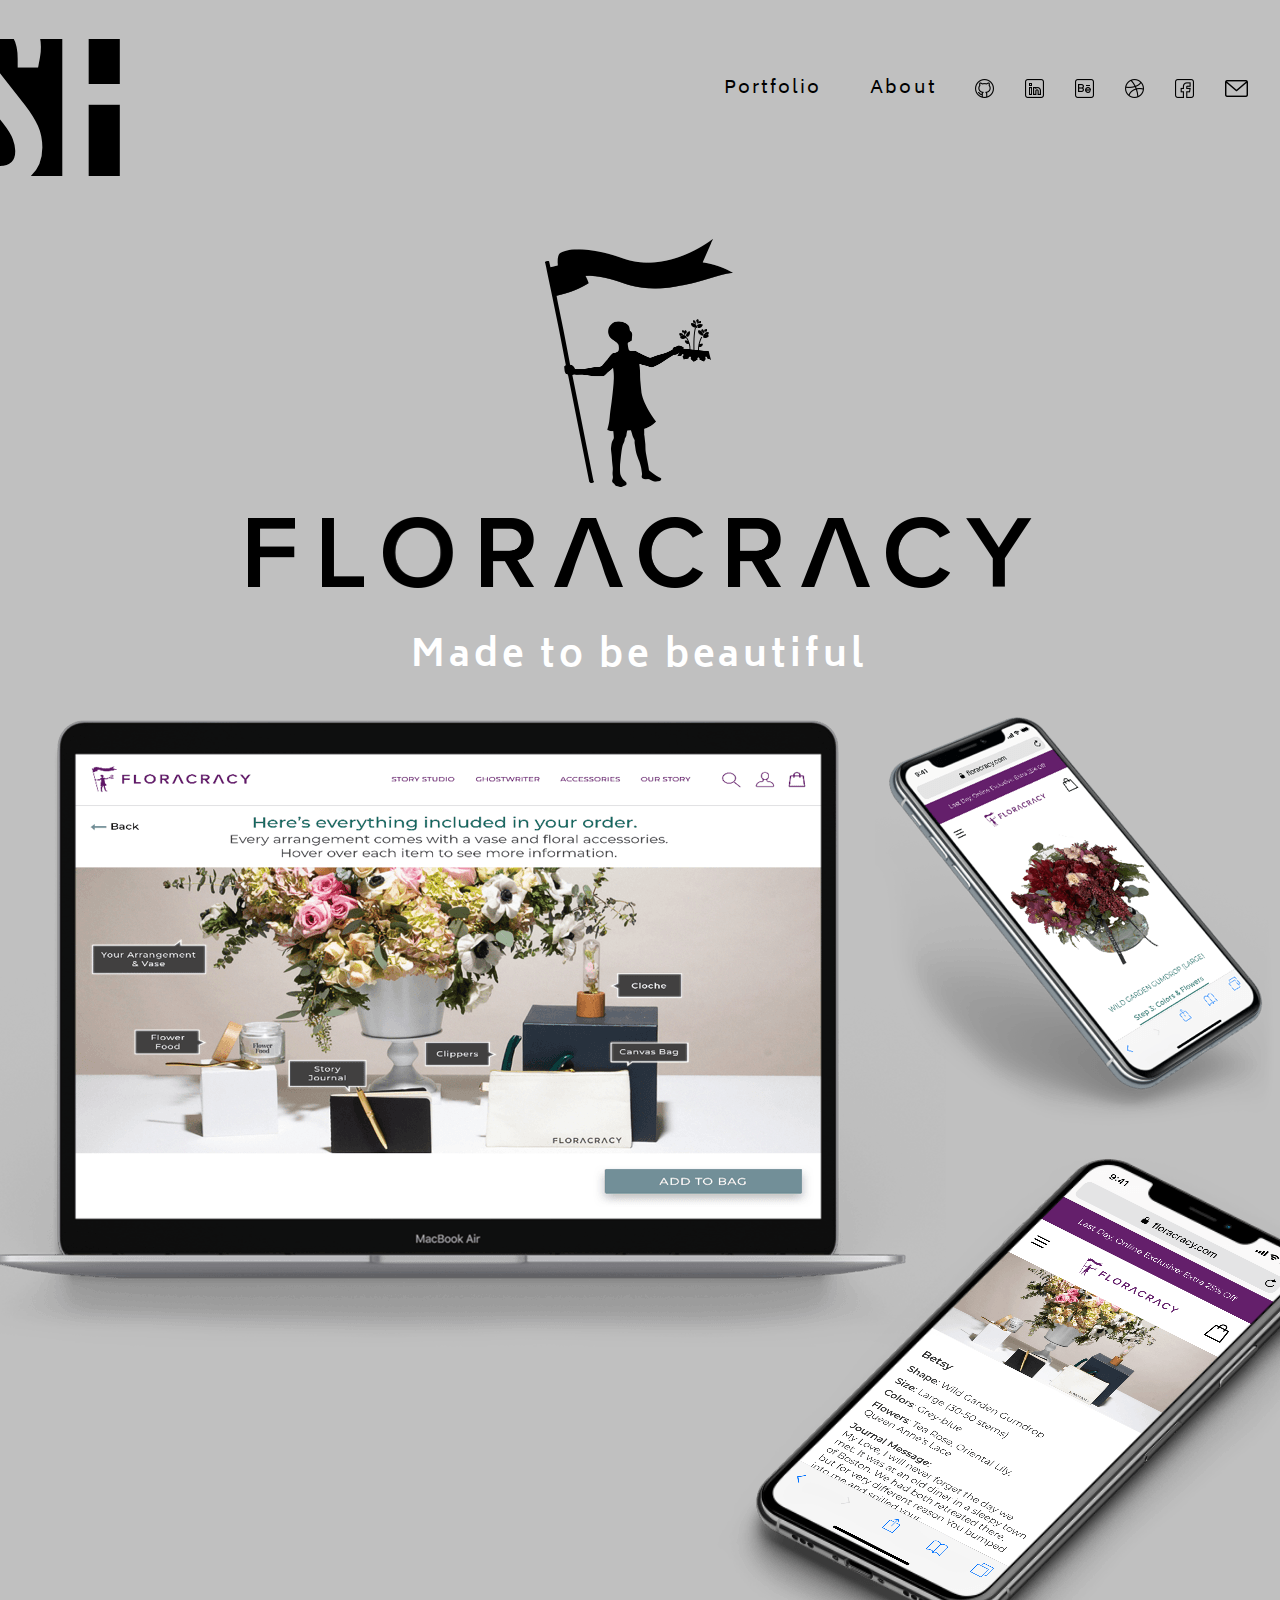
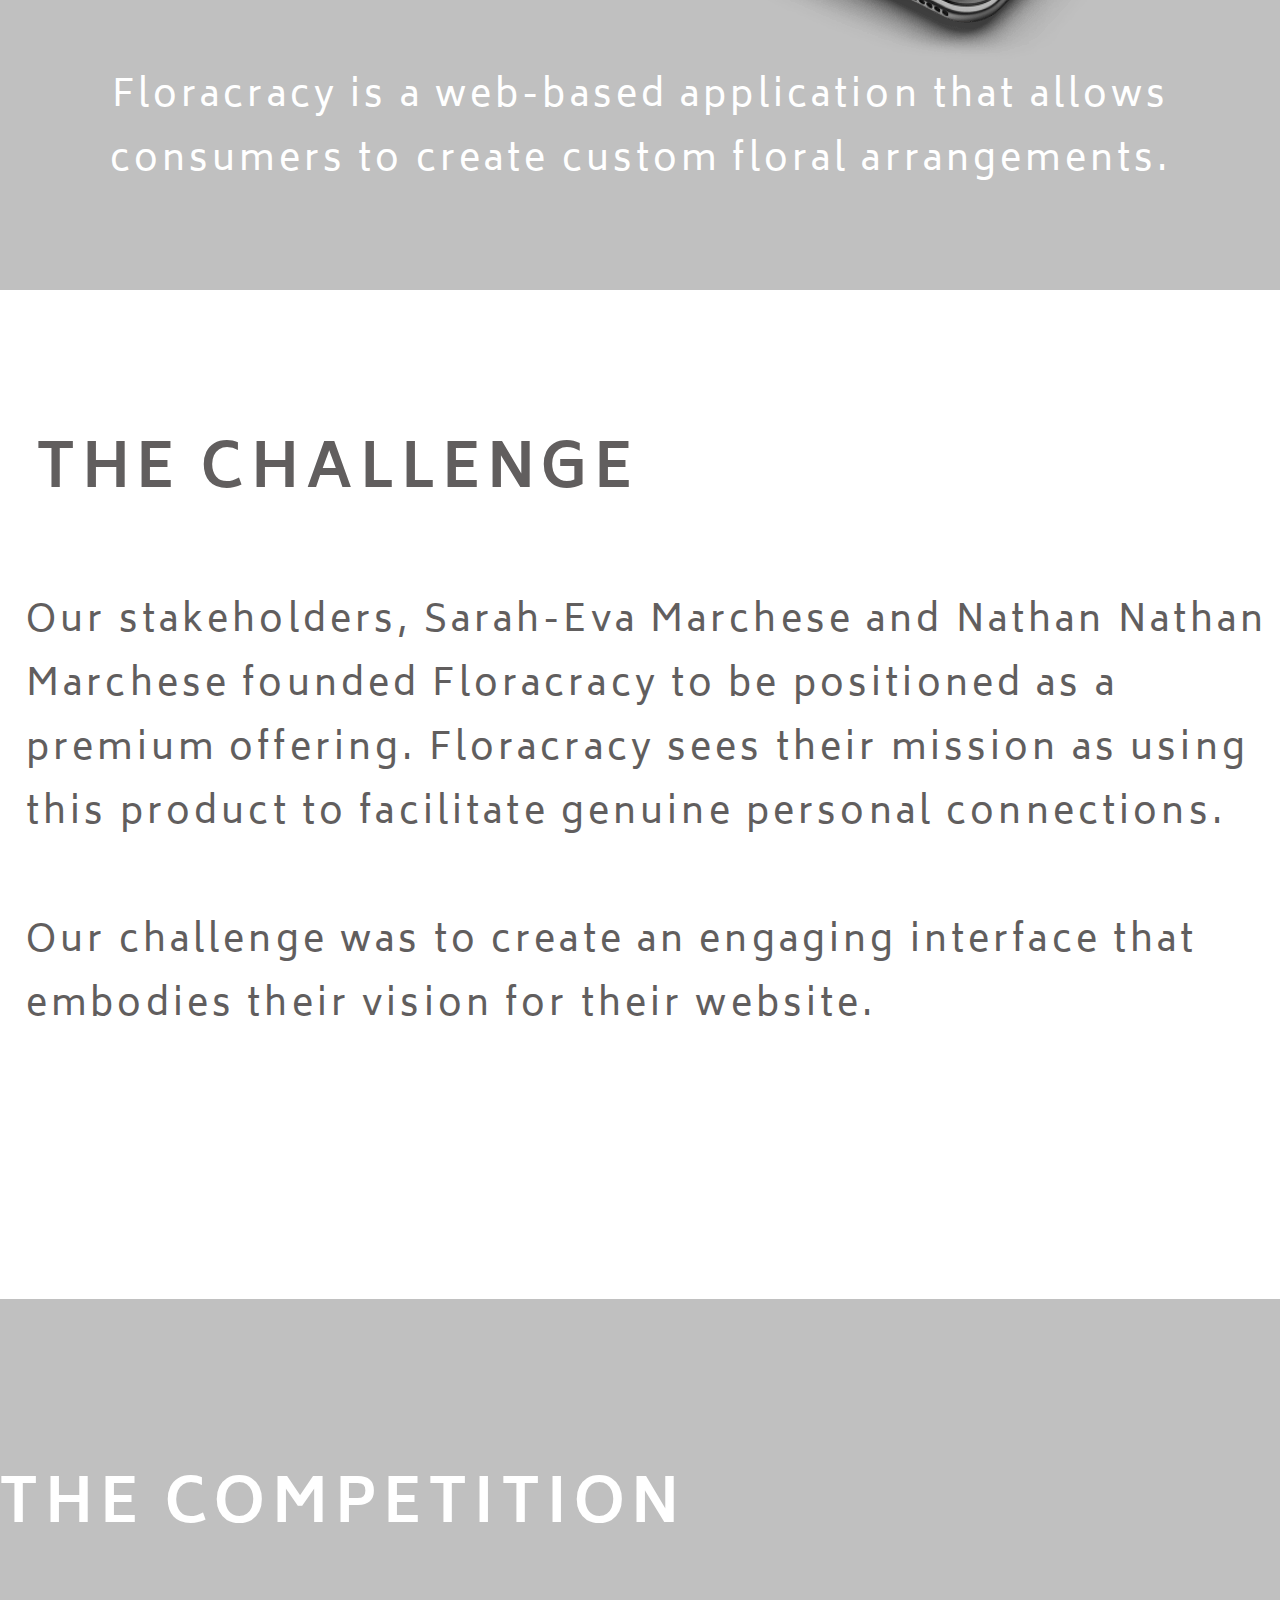
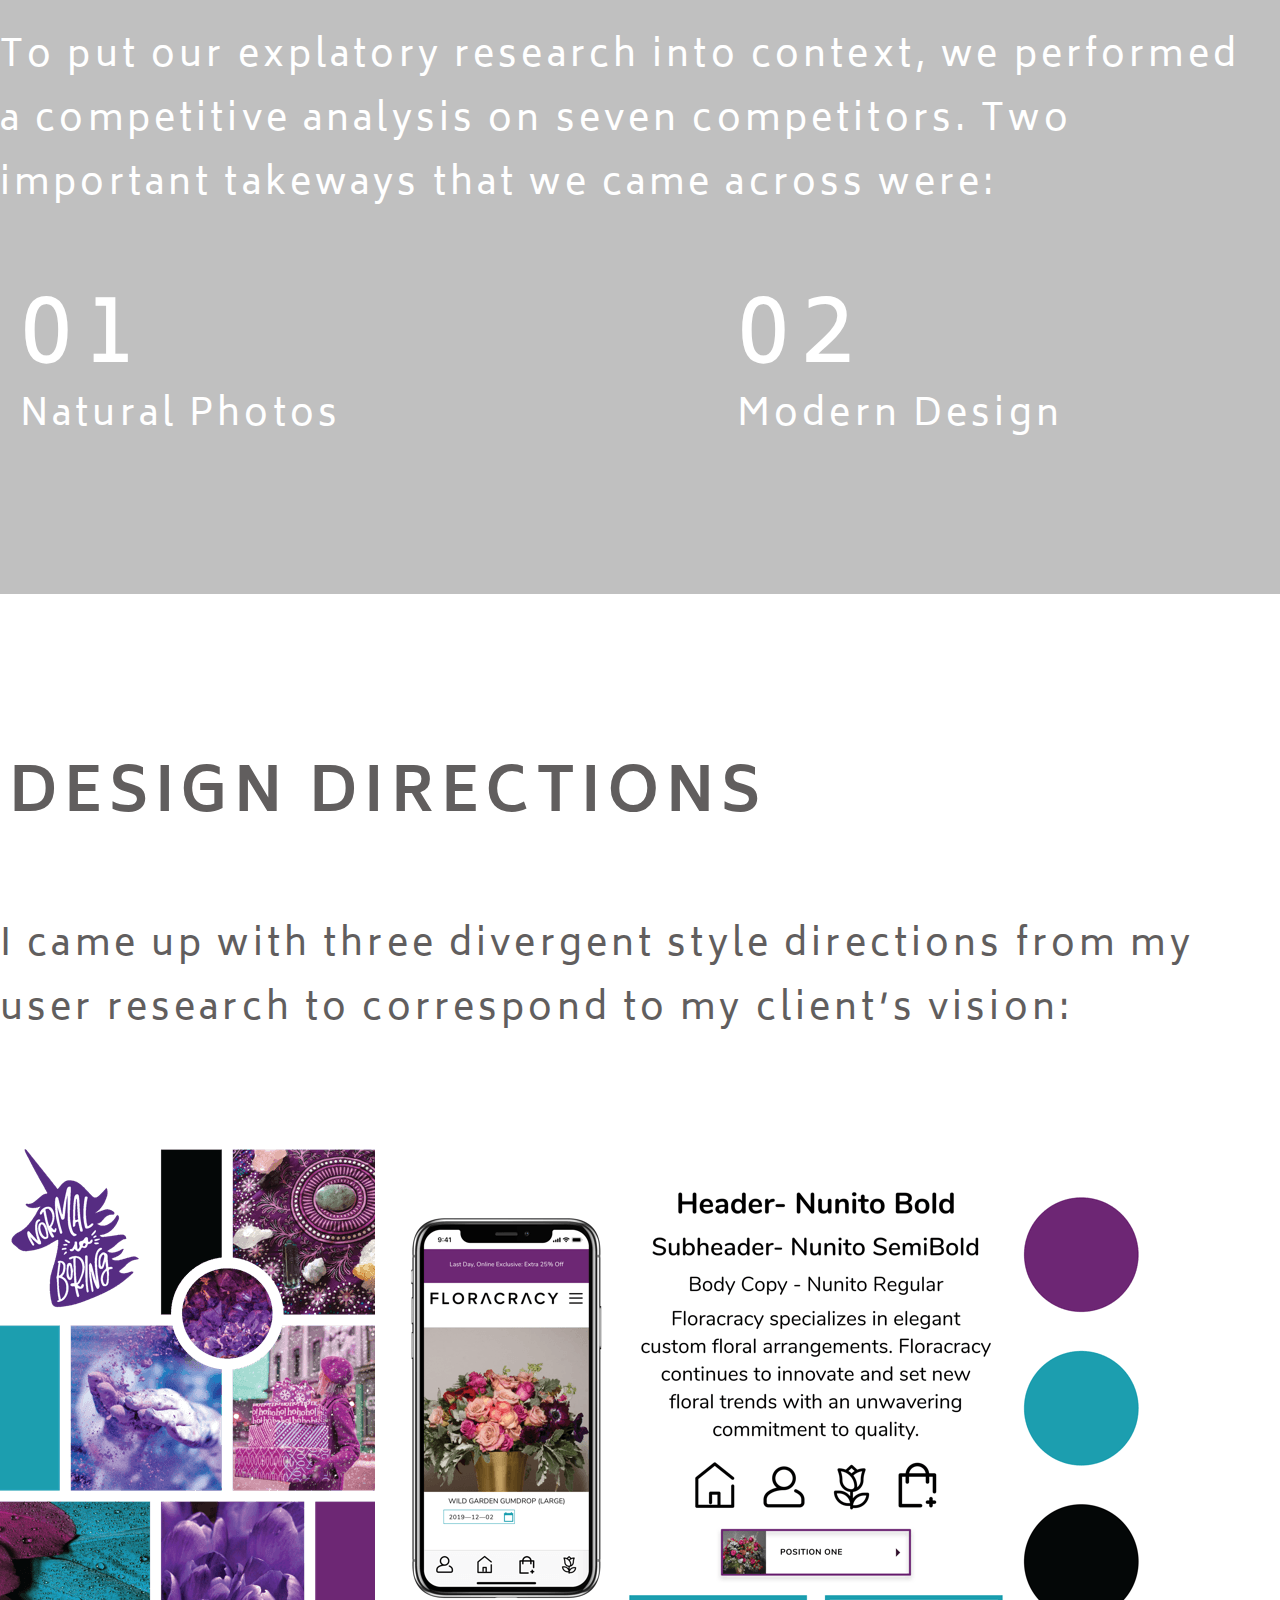
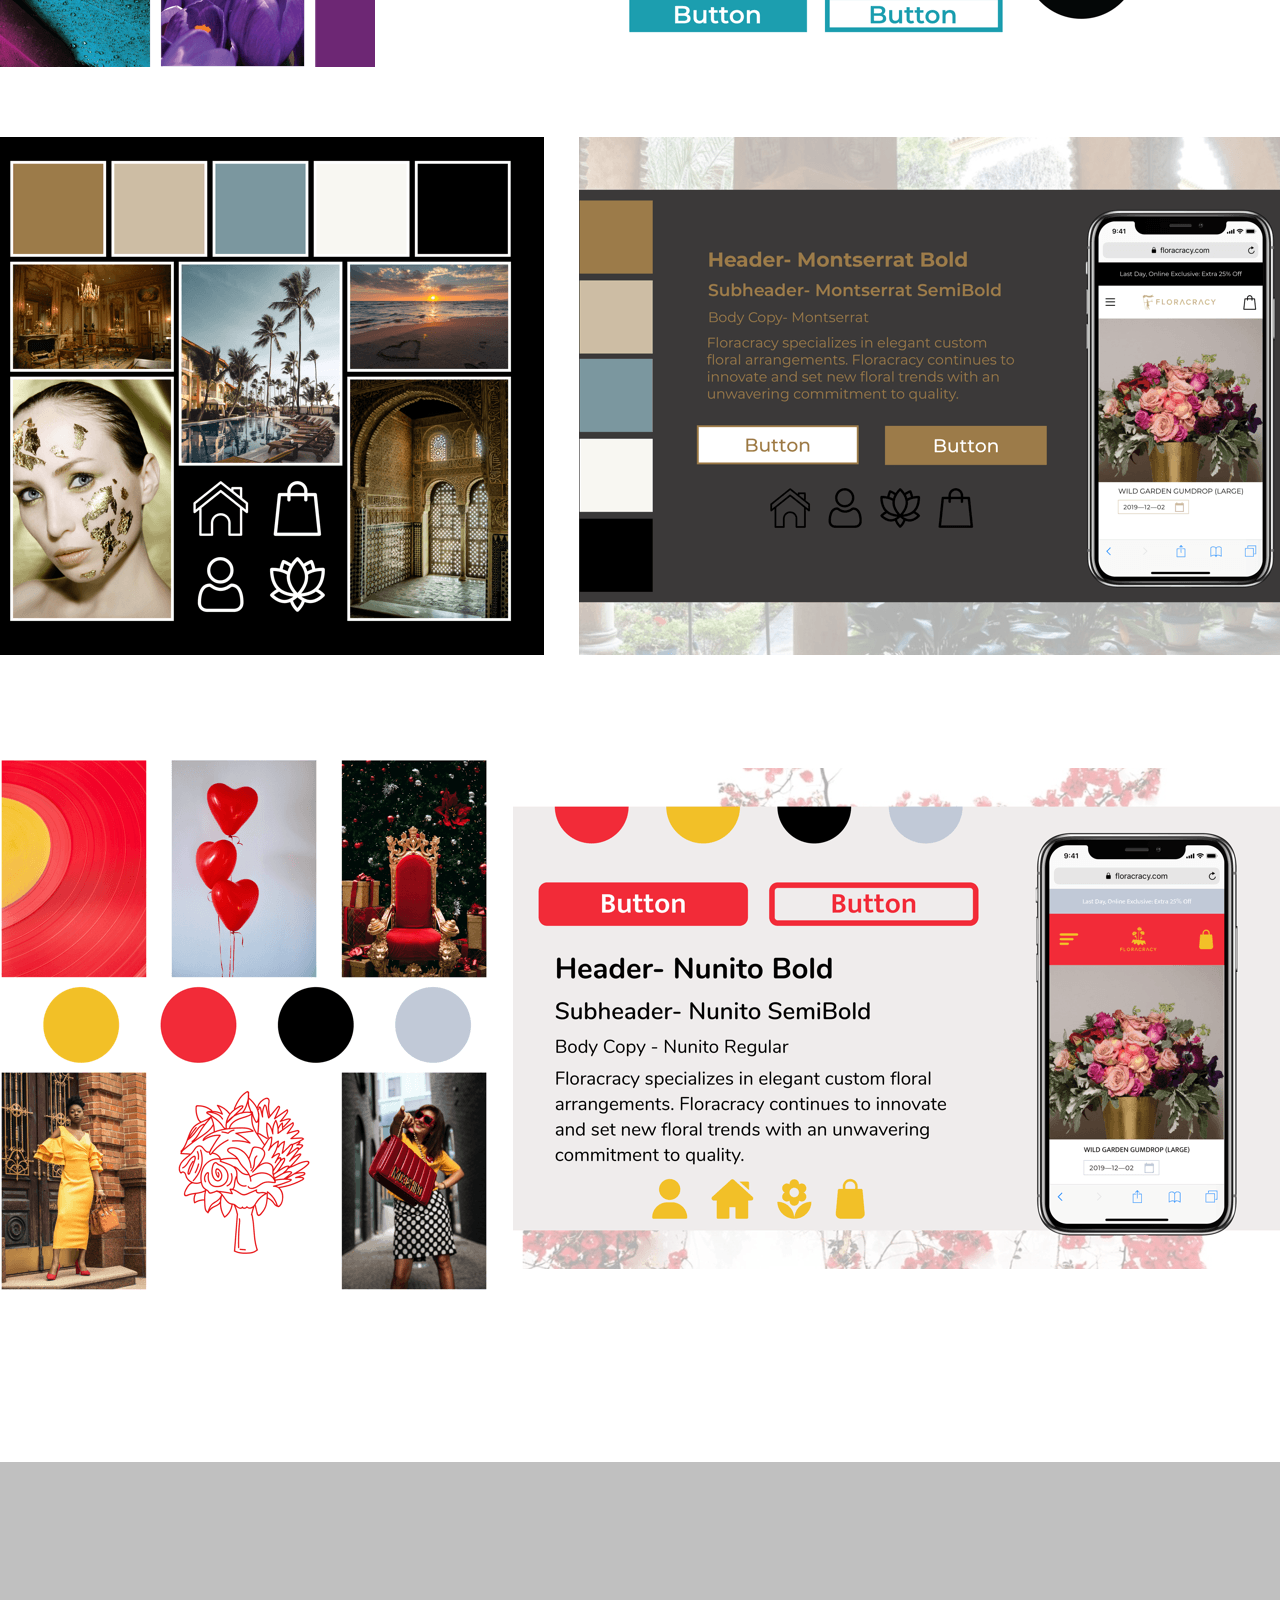
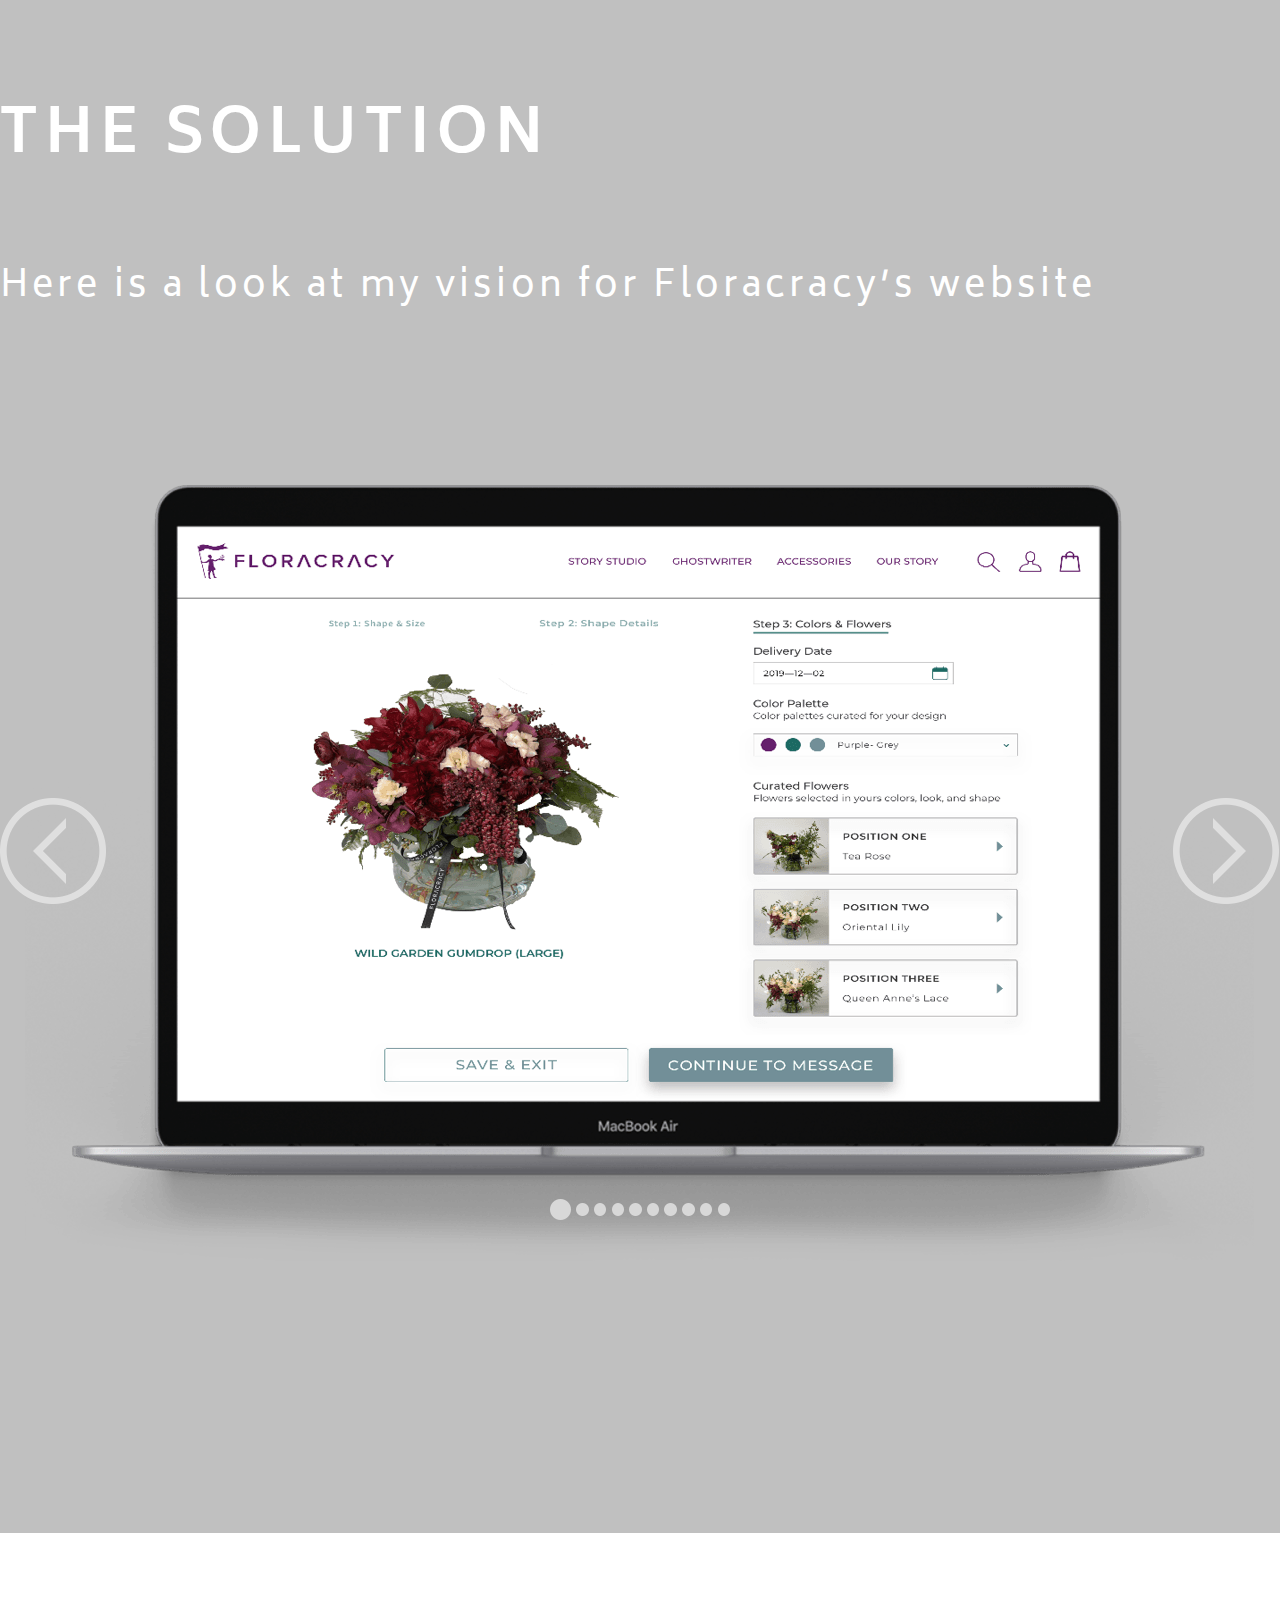
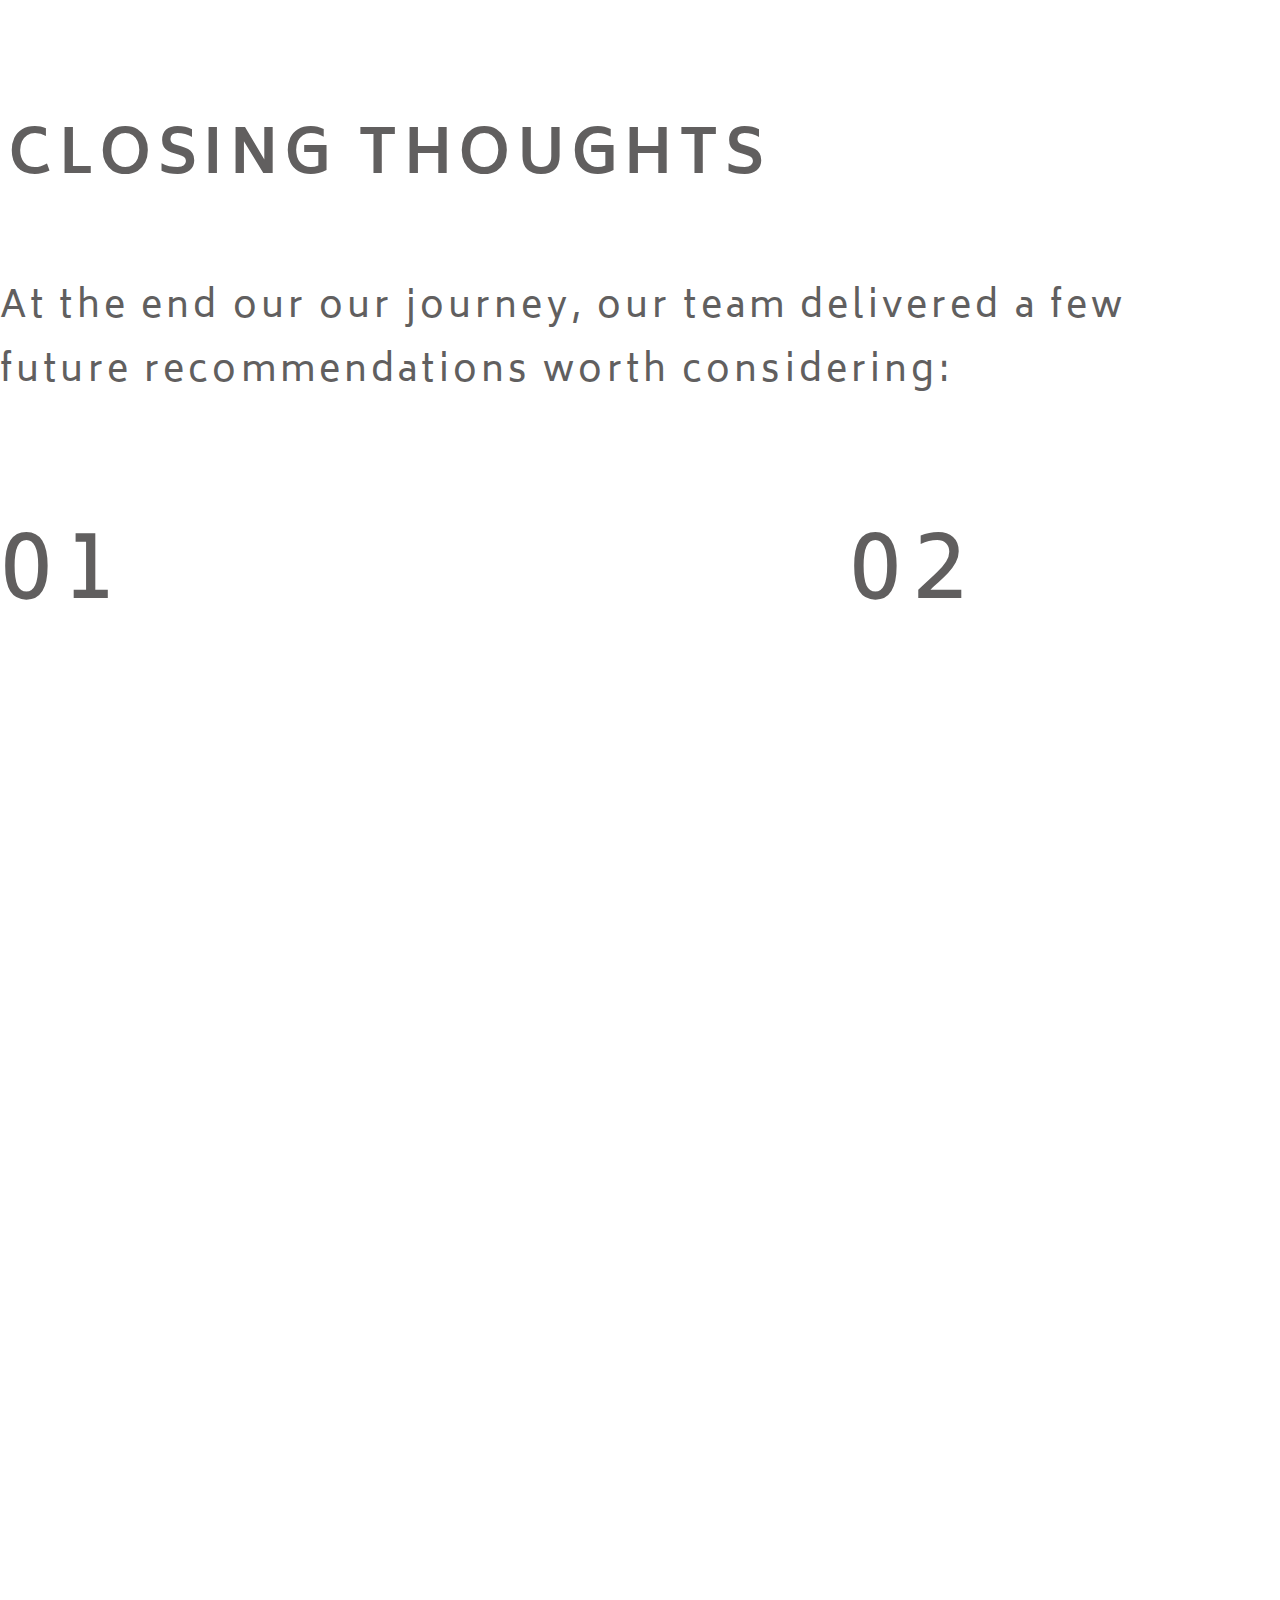
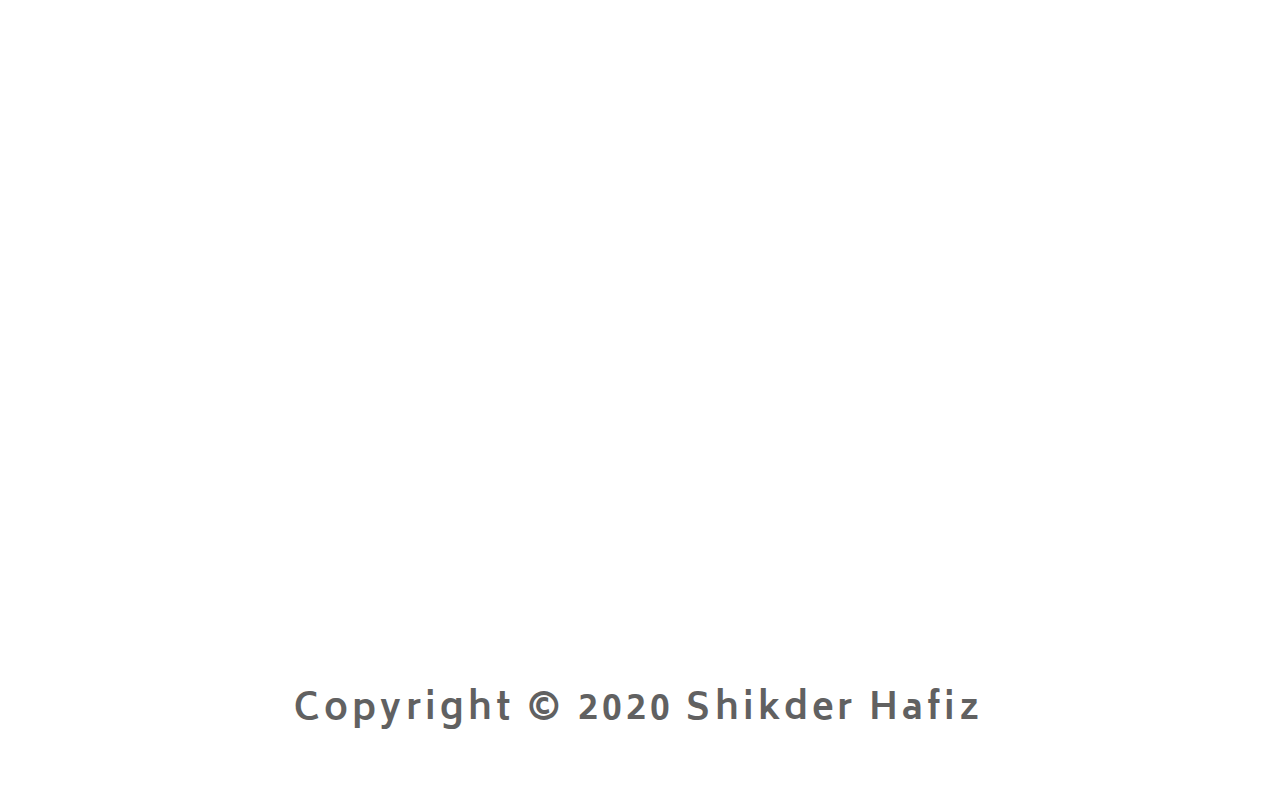
<file: floracracycasestudy.html>
<!DOCTYPE html>
<html>
    <head>
      <link type="image/png" href="./img/shlogo.png" rel="shortcut icon"/>
      <title>Floracracy Case Study</title>
        <meta charset="utf-8"/>
        <meta content="width=1440, maximum-scale=1.0" name="viewport"/>
        <link href="./css/floracracy-case-study.css" rel="stylesheet" type="text/css"/>
        <meta content="AnimaApp.com - Design to code, Automated." name="author">
        </meta>
    </head>
    <body style="margin: 0;
 background: rgba(255, 255, 255, 1.0);">
        <input id="anPageName" name="page" type="hidden" value="floracracycasestudy"/>
        <div class="anima-container-center-horizontal">
            <div class="floracracycasestudy anima-flexbox-container anima-screen ">
                <div class="overlap-group-jSOr7s">
                    <div class="rectangle-XQxpR0">
                    </div>
                    <div class="made-to-be-beautiful-U7g9Gp">
                        Made to be beautiful
                    </div>
                    <div class="logo-as0iN1">
                        <div class="rectangle-Y28vXk">
                        </div>
                        <div class="sh-uvWKHH">
                            SH
                        </div>
                    </div>
                    <div class="group-57-9NUWoO anima-flexbox-container">
                        <img anima-src="./img/floracracy-case-study--fill-1@2x.png" class="fill-1-YifWyW" src="[data-uri]"/>
                        <img anima-src="./img/floracracy-case-study--fill-2@2x.png" class="fill-2-uCIful" src="[data-uri]"/>
                        <div class="group-56-u3nF7Y anima-flexbox-container">
                            <div class="overlap-group3-rLx3Qh">
                                <img anima-src="./img/floracracy-case-study--fill-20@2x.png" class="fill-20-roLVj6" src="[data-uri]"/>
                                <img anima-src="./img/floracracy-case-study--fill-22@2x.png" class="fill-22-19zWhS" src="[data-uri]"/>
                                <img anima-src="./img/floracracy-case-study--fill-24@2x.png" class="fill-24-L7FgZv" src="[data-uri]"/>
                                <img anima-src="./img/floracracy-case-study--fill-26@2x.png" class="fill-26-8XfT1r" src="[data-uri]"/>
                                <img anima-src="./img/floracracy-case-study--fill-28@2x.png" class="fill-28-6ui1G4" src="[data-uri]"/>
                                <img anima-src="./img/floracracy-case-study--fill-30@2x.png" class="fill-30-CEaxZd" src="[data-uri]"/>
                                <img anima-src="./img/floracracy-case-study--fill-32@2x.png" class="fill-32-WIayvv" src="[data-uri]"/>
                                <img anima-src="./img/floracracy-case-study--fill-34@2x.png" class="fill-34-a7qnac" src="[data-uri]"/>
                                <img anima-src="./img/floracracy-case-study--fill-36@2x.png" class="fill-36-x3pHpz" src="[data-uri]"/>
                                <img anima-src="./img/floracracy-case-study--fill-38@2x.png" class="fill-38-Ffe0Yy" src="[data-uri]"/>
                                <img anima-src="./img/floracracy-case-study--fill-40@2x.png" class="fill-40-kTMpSv" src="[data-uri]"/>
                                <img anima-src="./img/floracracy-case-study--fill-42@2x.png" class="fill-42-UipIPc" src="[data-uri]"/>
                                <img anima-src="./img/floracracy-case-study--fill-44@2x.png" class="fill-44-WItOyB" src="[data-uri]"/>
                                <img anima-src="./img/floracracy-case-study--fill-46@2x.png" class="fill-46-2kBUf3" src="[data-uri]"/>
                                <img anima-src="./img/floracracy-case-study--fill-48@2x.png" class="fill-48-fH1dVb" src="[data-uri]"/>
                                <img anima-src="./img/floracracy-case-study--fill-50@2x.png" class="fill-50-V4O6hM" src="[data-uri]"/>
                                <img anima-src="./img/floracracy-case-study--fill-52@2x.png" class="fill-52-ulMj3O" src="[data-uri]"/>
                                <img anima-src="./img/floracracy-case-study--fill-54@2x.png" class="fill-54-A1xcid" src="[data-uri]"/>
                            </div>
                            <div class="auto-flex4-gaPYyE anima-flexbox-container">
                                <img anima-src="./img/floracracy-case-study--fill-3@2x.png" class="fill-3-ZJojjx" src="[data-uri]"/>
                                <img anima-src="./img/floracracy-case-study--fill-5@2x.png" class="fill-5-IIr156" src="[data-uri]"/>
                                <img anima-src="./img/floracracy-case-study--fill-7@2x.png" class="fill-7-lszGUU" src="[data-uri]"/>
                                <img anima-src="./img/floracracy-case-study--fill-11@2x.png" class="fill-11-0kd01r" src="[data-uri]"/>
                                <img anima-src="./img/floracracy-case-study--fill-13@2x.png" class="fill-13-39eJv1" src="[data-uri]"/>
                                <img anima-src="./img/floracracy-case-study--fill-9@2x.png" class="fill-9-EdHfw0" src="[data-uri]"/>
                                <img anima-src="./img/floracracy-case-study--fill-15@2x.png" class="fill-15-YsO1HP" src="[data-uri]"/>
                                <div class="group-19-C7oc7y" style="
    background-image: url('./img/floracracy-case-study--group-19@2x.png');
    background-size: cover;">
                                </div>
                            </div>
                        </div>
                    </div>
                    <img anima-src="./img/floracracy-case-study--untitled.png" class="untitled-6OyXXx" src="[data-uri]"/>
                    <img anima-src="./img/floracracy-case-study--mybag.png" class="my-bag-duEXub" src="[data-uri]"/>
                    <img anima-src="./img/floracracy-case-study--mybagdesktop.png" class="my-bag-desktop-NOavCJ" src="[data-uri]"/>
                    <div class="floracracy-is-a-web-zbQCo0 font-class-1">
                        Floracracy is a web-based application that allows consumers to create custom floral arrangements. <br />
                    </div>
                    <div class="portfolio-e2v6Cf">
                        Portfolio
                    </div>
                    <div class="about-PxNCXR">
                        About
                    </div>
                    <div class="github-uU0a0n" style="
    background-image: url('./img/floracracy-case-study--shape-1@2x.png');
    background-size: cover;">
                    </div>
                    <div class="linkedin-n9Csog anima-flexbox-container" style="
    background-image: url('./img/floracracy-case-study--shape-2@2x.png');
    background-size: cover;">
                        <div class="auto-flex5-8zx0fE anima-flexbox-container">
                            <img anima-src="./img/floracracy-case-study--shape-5@2x.png" class="shape-aA8jAv" src="[data-uri]"/>
                            <img anima-src="./img/floracracy-case-study--shape-3@2x.png" class="shape-u5vBsK" src="[data-uri]"/>
                        </div>
                        <img anima-src="./img/floracracy-case-study--shape-4@2x.png" class="shape-j1ABPL" src="[data-uri]"/>
                    </div>
                    <div class="behance-network-80xFIX anima-flexbox-container" style="
    background-image: url('./img/floracracy-case-study--shape-2@2x.png');
    background-size: cover;">
                        <img anima-src="./img/floracracy-case-study--shape-7@2x.png" class="shape-mAcloa" src="[data-uri]"/>
                        <div class="auto-flex6-hlyYOx anima-flexbox-container">
                            <img anima-src="./img/floracracy-case-study--path-1@2x.png" class="path-tZC3kL" src="[data-uri]"/>
                            <img anima-src="./img/floracracy-case-study--shape-8@2x.png" class="shape-hMTx8Z" src="[data-uri]"/>
                        </div>
                    </div>
                    <div class="basketball-VzipHA" style="
    background-image: url('./img/floracracy-case-study--shape-9@2x.png');
    background-size: cover;">
                    </div>
                    <div class="facebook-VlsNLu" style="
    background-image: url('./img/floracracy-case-study--shape-10@2x.png');
    background-size: cover;">
                    </div>
                    <div class="communications-muohZ7" style="
    background-image: url('./img/floracracy-case-study--shape-11@2x.png');
    background-size: cover;">
                    </div>
                </div>
                <div class="the-challenge-QBlXkT font-class-2">
                    THE CHALLENGE
                </div>
                <div class="our-stakeholders-sa-SZzpO5 font-class-1">
                    Our stakeholders, Sarah-Eva Marchese and Nathan Nathan Marchese founded Floracracy to be positioned as a premium offering. Floracracy sees their mission as using this product to facilitate genuine personal connections.<br /><br />Our challenge was to create an engaging interface that embodies their vision for their website. <br />
                </div>
                <div class="overlap-group1-u4BaOU">
                    <div class="rectangle-copy-47Mj0P">
                    </div>
                    <div class="a02-8RUGKp font-class-3">
                        02
                    </div>
                    <div class="a01-D9yF9P font-class-3">
                        01
                    </div>
                    <div class="the-competition-JxfeqH font-class-2">
                        THE COMPETITION
                    </div>
                    <div class="to-put-our-explatory-YJjyx3 font-class-1">
                        To put our explatory research into context, we performed a competitive analysis on seven competitors. Two important takeways that we came across were:
                    </div>
                    <div class="natural-photos-wIFoGK font-class-1">
                        Natural Photos
                    </div>
                    <div class="modern-design-7ejETc font-class-1">
                        Modern Design
                    </div>
                </div>
                <div class="design-directions-BimEtG font-class-2">
                    DESIGN DIRECTIONS
                </div>
                <div class="i-came-up-with-three-XGz7Bz font-class-1">
                    I came up with three divergent style directions from my user research to correspond to my client’s vision:<br />
                </div>
                <div class="auto-flex-f2B8u6 anima-flexbox-container">
                    <img anima-src="./img/floracracy-case-study--moodboard-3.png" class="moodboard-3-r5YdPf" src="[data-uri]"/>
                    <img anima-src="./img/floracracy-case-study--style-tile-2.png" class="style-tile-2-LcbYOl" src="[data-uri]"/>
                </div>
                <div class="auto-flex1-A9yKZG anima-flexbox-container">
                    <img anima-src="./img/floracracy-case-study--moodboard-1.png" class="moodboard-1-l4NULQ" src="[data-uri]"/>
                    <img anima-src="./img/floracracy-case-study--style-tile-1.png" class="style-tile-1-7bDIkx" src="[data-uri]"/>
                </div>
                <div class="auto-flex2-6NTaBf anima-flexbox-container">
                    <img anima-src="./img/floracracy-case-study--moodboard-2.png" class="moodboard-2-jkWxrx" src="[data-uri]"/>
                    <img anima-src="./img/floracracy-case-study--style-tile-3.png" class="style-tile-3-2h3S4B" src="[data-uri]"/>
                </div>
                <div class="overlap-group2-fLzkbh">
                    <div class="rectangle-copy-2-mWU6DE">
                    </div>
                    <img anima-src="./img/floracracy-case-study--visualizer.png" class="visualizer-FmbULZ" src="[data-uri]"/>
                    <div class="the-solution-xcTbca font-class-2">
                        THE SOLUTION
                    </div>
                    <div class="here-is-a-look-at-my-L5Lwe9 font-class-1">
                        Here is a look at my vision for Floracracy’s website
                    </div>
                    <div class="arrows-B4YRBL anima-flexbox-container" style="
    background-image: url('./img/floracracy-case-study--shape@2x.png');
    background-size: cover;">
                        <img anima-src="./img/floracracy-case-study--path@2x.png" class="path-lJTMCU" src="[data-uri]"/>
                    </div>
                    <img anima-src="./img/floracracy-case-study--arrows-copy@2x.png" class="arrows-copy-omWHXl" src="[data-uri]"/>
                    <img anima-src="./img/floracracy-case-study--oval@2x.png" class="oval-A7nVzS" src="[data-uri]"/>
                    <img anima-src="./img/floracracy-case-study--oval-copy-4@2x.png" class="oval-copy-YxurP2" src="[data-uri]"/>
                    <img anima-src="./img/floracracy-case-study--oval-copy-8@2x.png" class="oval-copy-2-W7kDgE" src="[data-uri]"/>
                    <img anima-src="./img/floracracy-case-study--oval-copy-8@2x.png" class="oval-copy-3-AHHv2H" src="[data-uri]"/>
                    <img anima-src="./img/floracracy-case-study--oval-copy-4@2x.png" class="oval-copy-4-x78xiI" src="[data-uri]"/>
                    <img anima-src="./img/floracracy-case-study--oval-copy-8@2x.png" class="oval-copy-5-sZ3OJR" src="[data-uri]"/>
                    <img anima-src="./img/floracracy-case-study--oval-copy-4@2x.png" class="oval-copy-6-yghbXF" src="[data-uri]"/>
                    <img anima-src="./img/floracracy-case-study--oval-copy-4@2x.png" class="oval-copy-7-ZLTdgw" src="[data-uri]"/>
                    <img anima-src="./img/floracracy-case-study--oval-copy-8@2x.png" class="oval-copy-8-9ItPXW" src="[data-uri]"/>
                    <img anima-src="./img/floracracy-case-study--oval-copy-8@2x.png" class="oval-copy-9-SxyTZQ" src="[data-uri]"/>
                </div>
                <div class="closing-thoughts-xxWQKA font-class-2">
                    CLOSING THOUGHTS
                </div>
                <div class="at-the-end-our-our-j-QOsJOw font-class-1">
                    At the end our our journey, our team delivered a few future recommendations worth considering:
                </div>
                <div class="auto-flex3-pvPqPx anima-flexbox-container">
                    <div class="a01-JLFFuk font-class-3">
                        01
                    </div>
                    <div class="a02-YFGHhM font-class-3">
                        02
                    </div>
                </div>
                <div class="copyright-251-2020-shi-Xm8UXQ">
                    Copyright © 2020 Shikder Hafiz
                </div>
            </div>
        </div>
        <!-- Scripts -->
        <script>
            anima_isHidden = function(e) {
                if (!(e instanceof HTMLElement)) return !1;
                if (getComputedStyle(e).display == "none") return !0; else if (e.parentNode && anima_isHidden(e.parentNode)) return !0;
                return !1;
            };
            anima_loadAsyncSrcForTag = function(tag) {
                var elements = document.getElementsByTagName(tag);
                var toLoad = [];
                for (var i = 0; i < elements.length; i++) {
                    var e = elements[i];
                    var src = e.getAttribute("src");
                    var loaded = (src != undefined && src.length > 0 && src != '[data-uri]');
                    if (loaded) continue;
                    var asyncSrc = e.getAttribute("anima-src");
                    if (asyncSrc == undefined || asyncSrc.length == 0) continue;
                    if (anima_isHidden(e)) continue;
                    toLoad.push(e);
                }
                toLoad.sort(function(a, b) {
                    return anima_getTop(a) - anima_getTop(b);
                });
                for (var i = 0; i < toLoad.length; i++) {
                    var e = toLoad[i];
                    var asyncSrc = e.getAttribute("anima-src");
                    e.setAttribute("src", asyncSrc);
                }
            };
            anima_pauseHiddenVideos = function(tag) {
                var elements = document.getElementsByTagName("video");
                for (var i = 0; i < elements.length; i++) {
                    var e = elements[i];
                    var isPlaying = !!(e.currentTime > 0 && !e.paused && !e.ended && e.readyState > 2);
                    var isHidden = anima_isHidden(e);
                    if (!isPlaying && !isHidden && e.getAttribute("autoplay") == "autoplay") {
                        e.play();
                    } else if (isPlaying && isHidden) {
                        e.pause();
                    }
                }
            };
            anima_loadAsyncSrc = function(tag) {
                anima_loadAsyncSrcForTag("img");
                anima_loadAsyncSrcForTag("iframe");
                anima_loadAsyncSrcForTag("video");
                anima_pauseHiddenVideos();
            };
            var anima_getTop = function(e) {
                var top = 0;
                do {
                    top += e.offsetTop || 0;
                    e = e.offsetParent;
                } while (e);
                return top;
            };
            anima_loadAsyncSrc();
            anima_old_onResize = window.onresize;
            anima_new_onResize = undefined;
            anima_updateOnResize = function() {
                if (anima_new_onResize == undefined || window.onresize != anima_new_onResize) {
                    anima_new_onResize = function(x) {
                        if (anima_old_onResize != undefined) anima_old_onResize(x);
                        anima_loadAsyncSrc();
                    };
                    window.onresize = anima_new_onResize;
                    setTimeout(function() {
                        anima_updateOnResize();
                    }, 3000);
                }
            };
            anima_updateOnResize();
            setTimeout(function() {
                anima_loadAsyncSrc();
            }, 200);
        </script>
        <!-- End of Scripts -->
    </body>
</html>
</file>
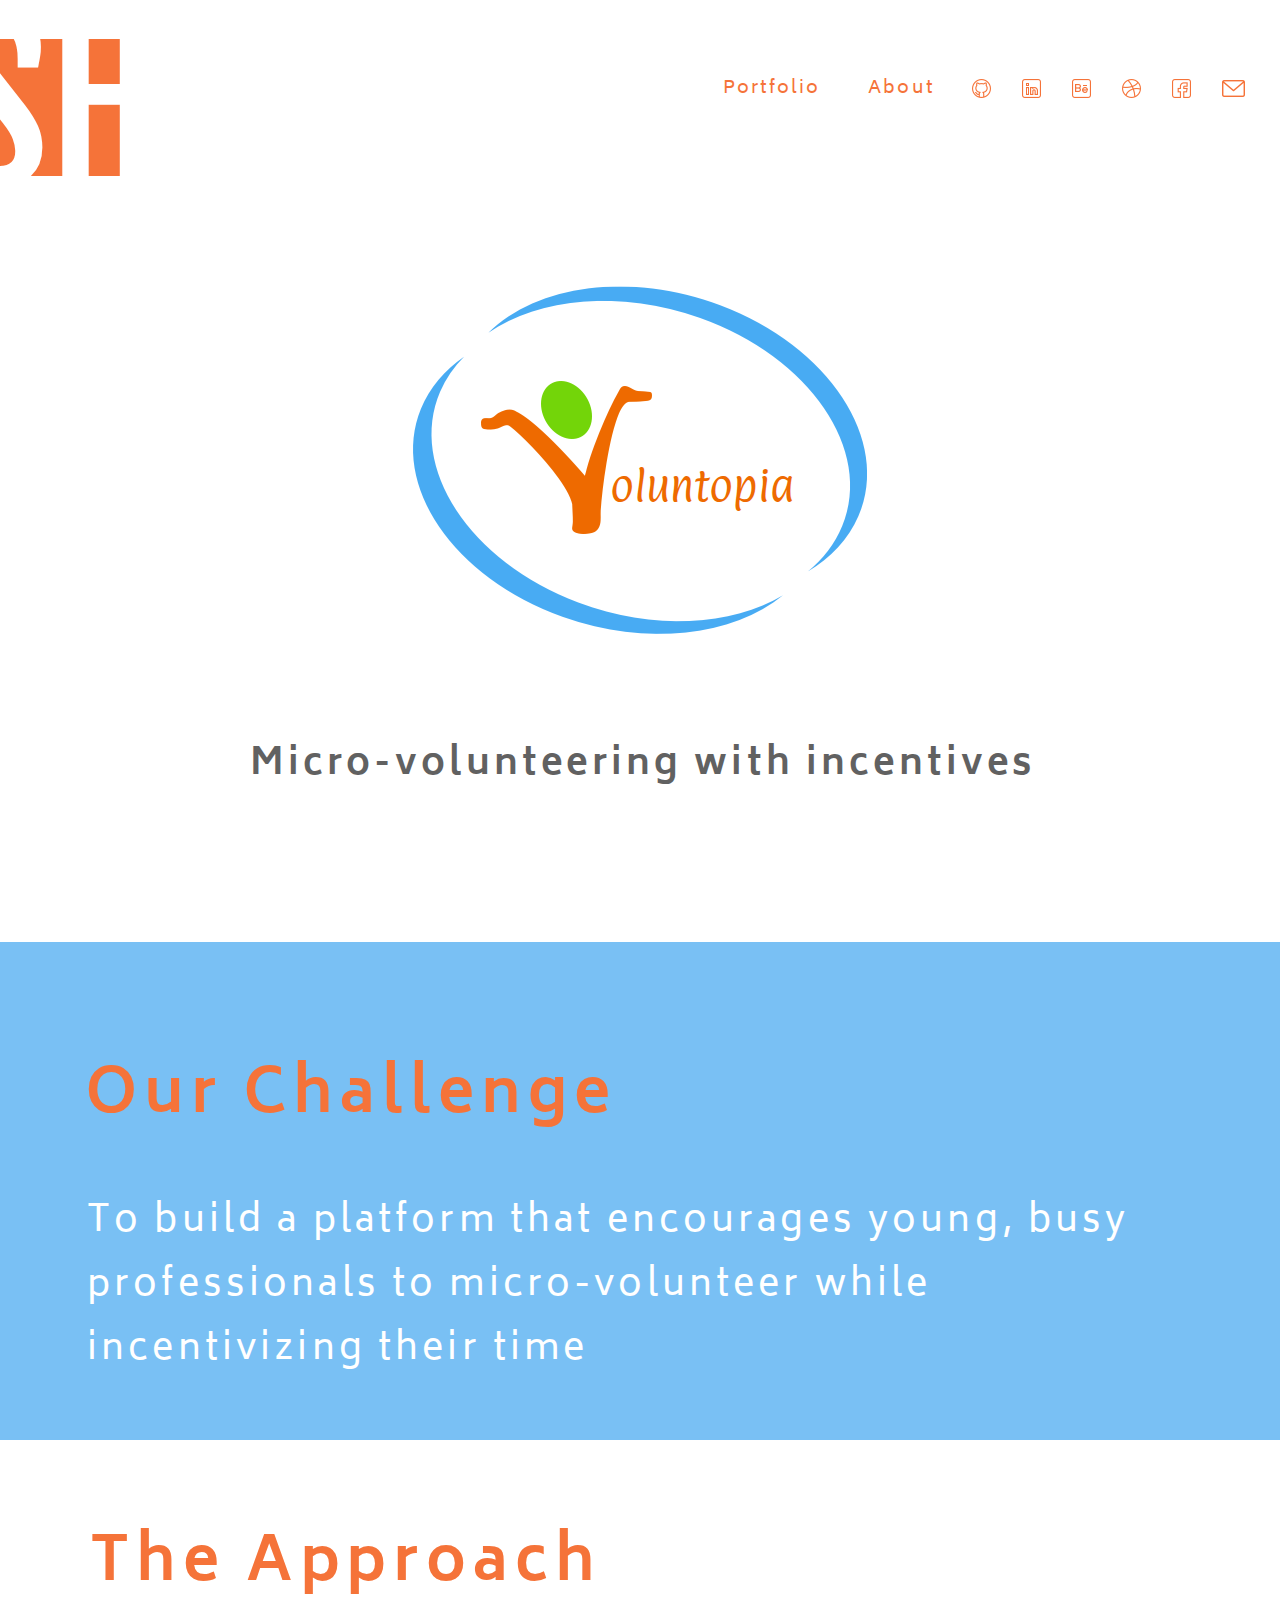
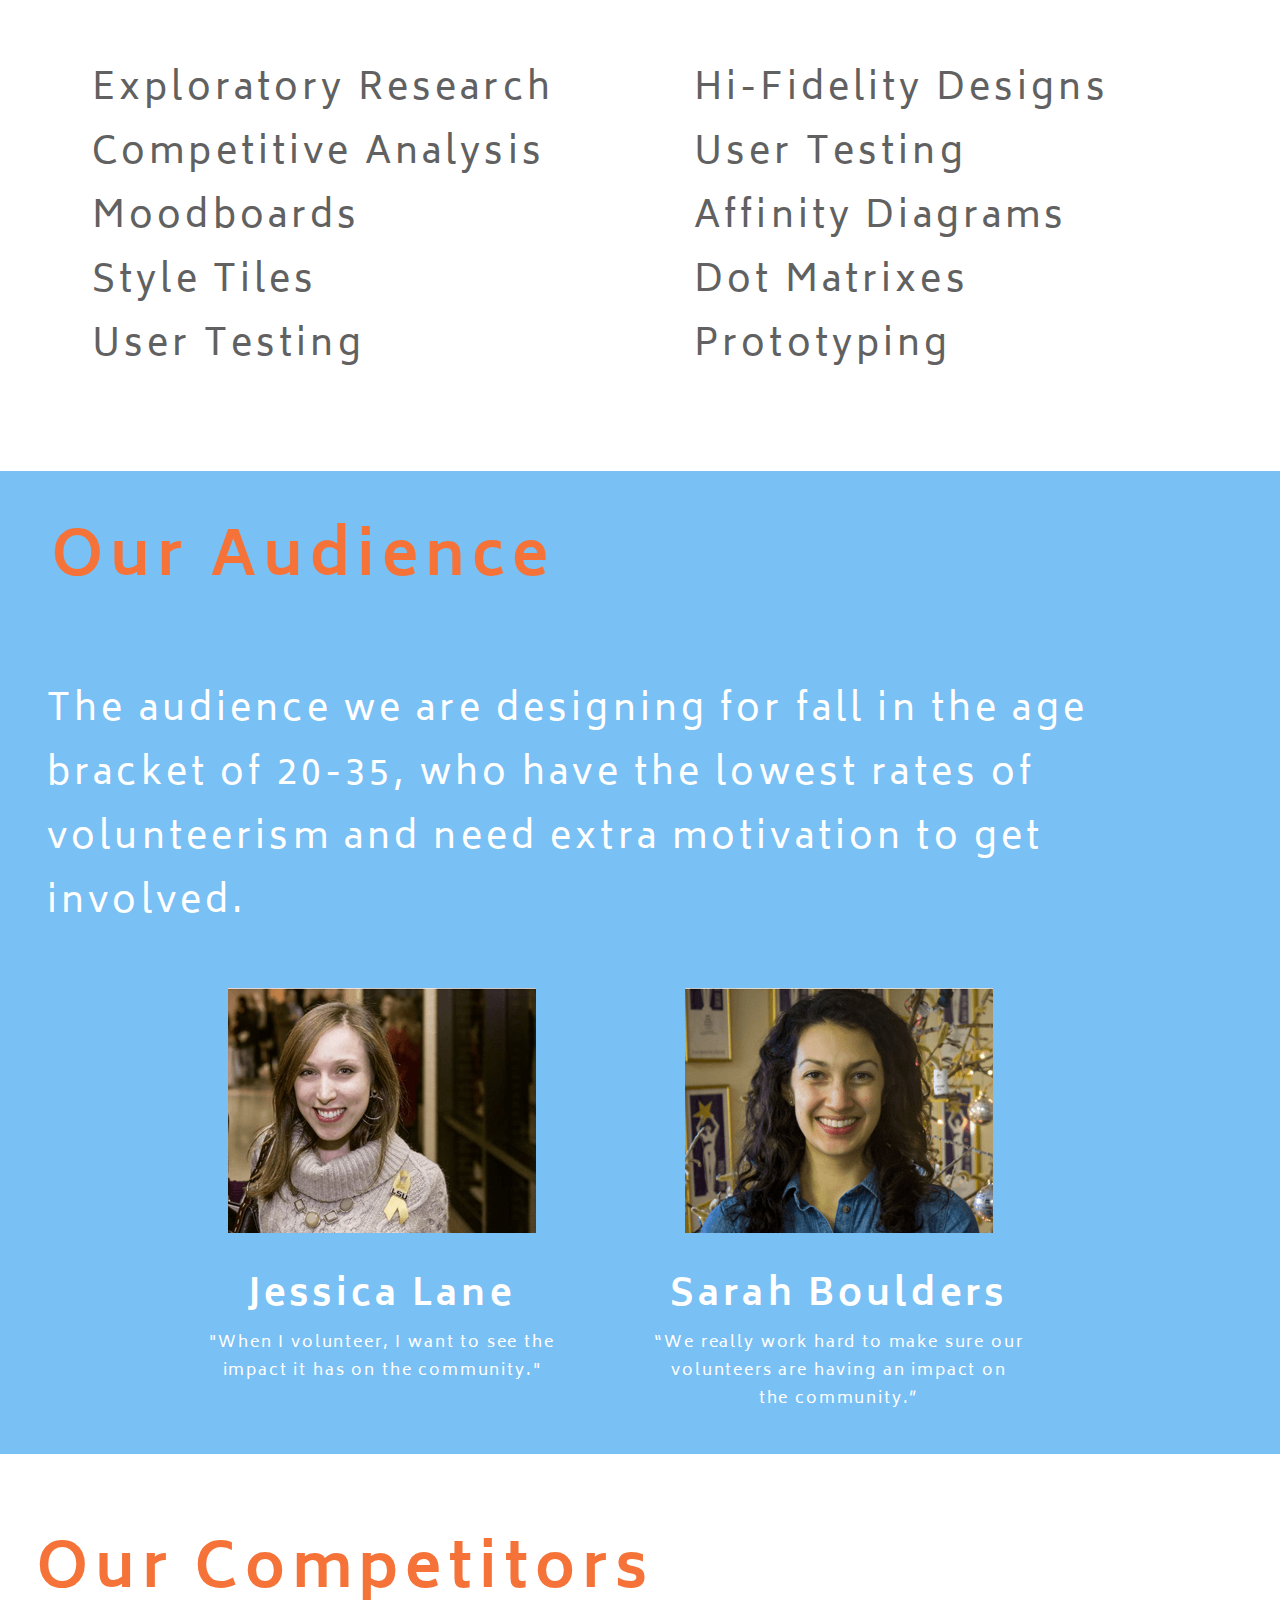
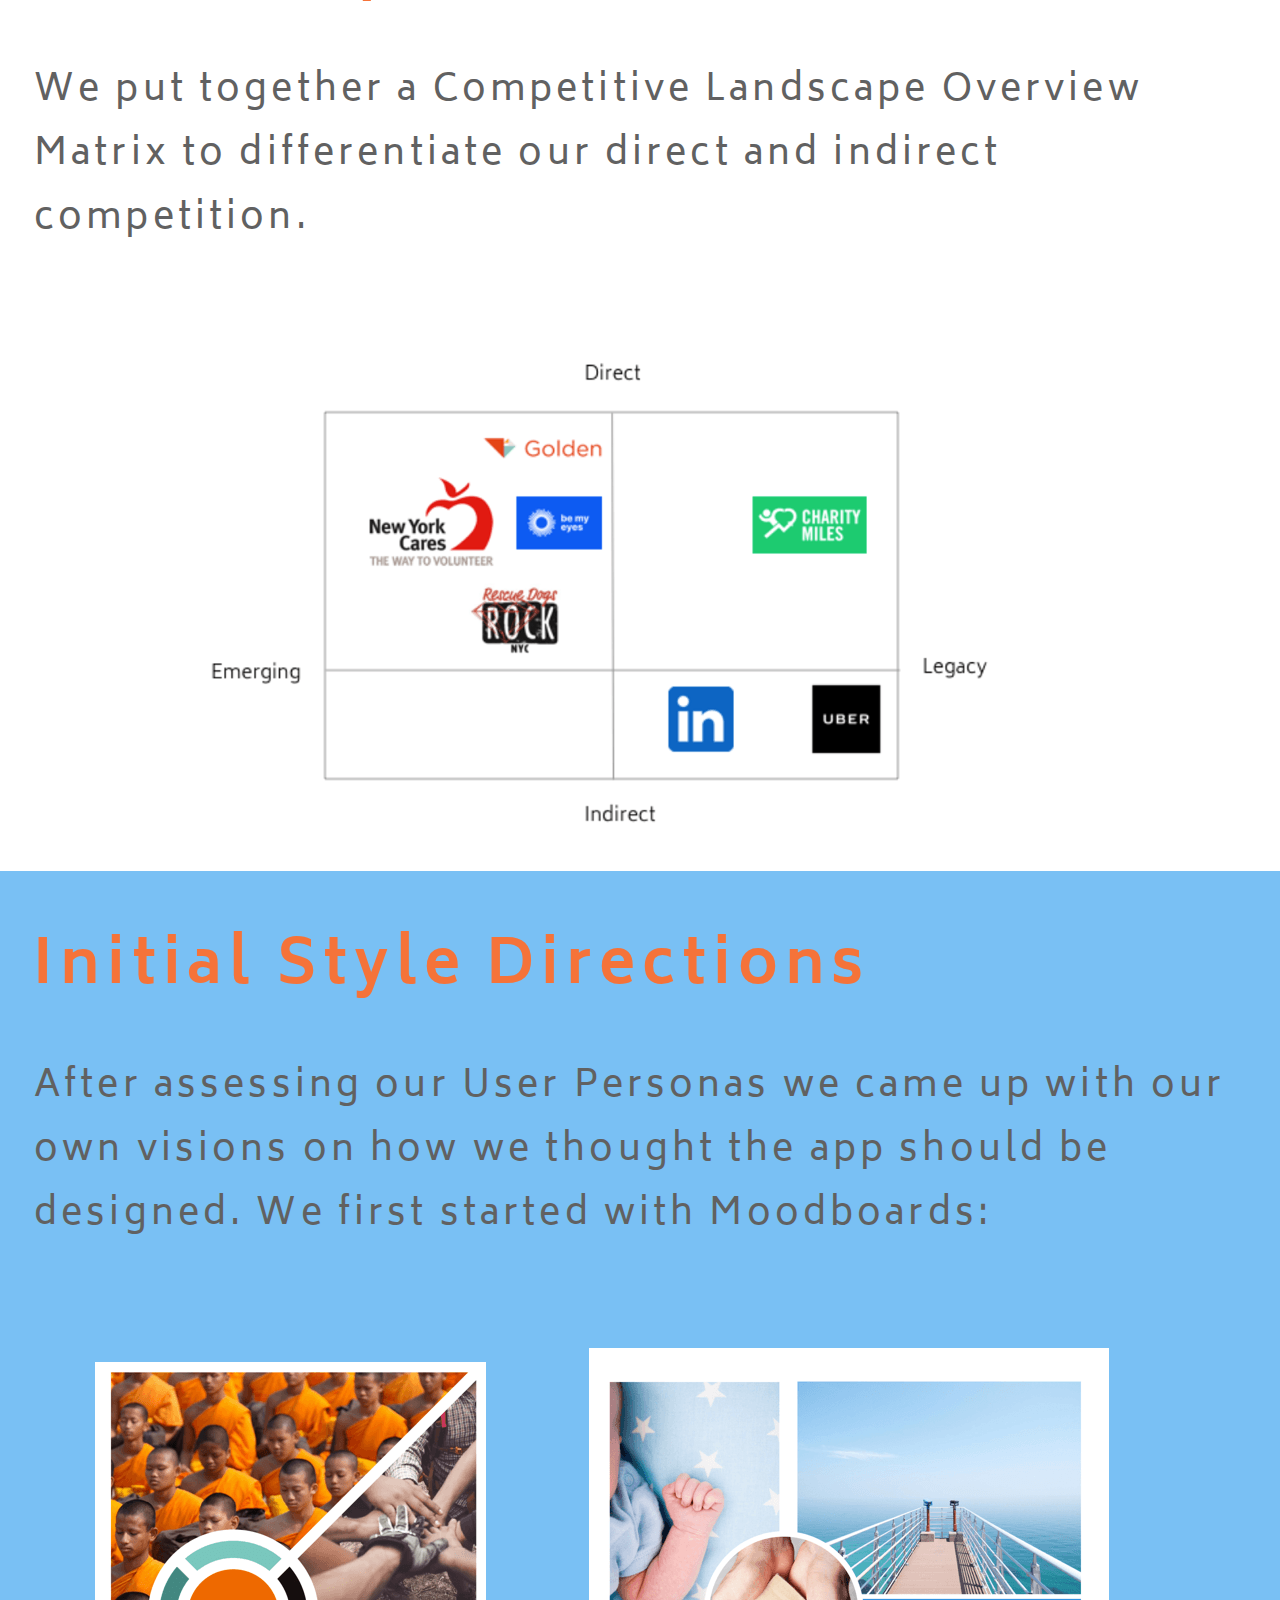
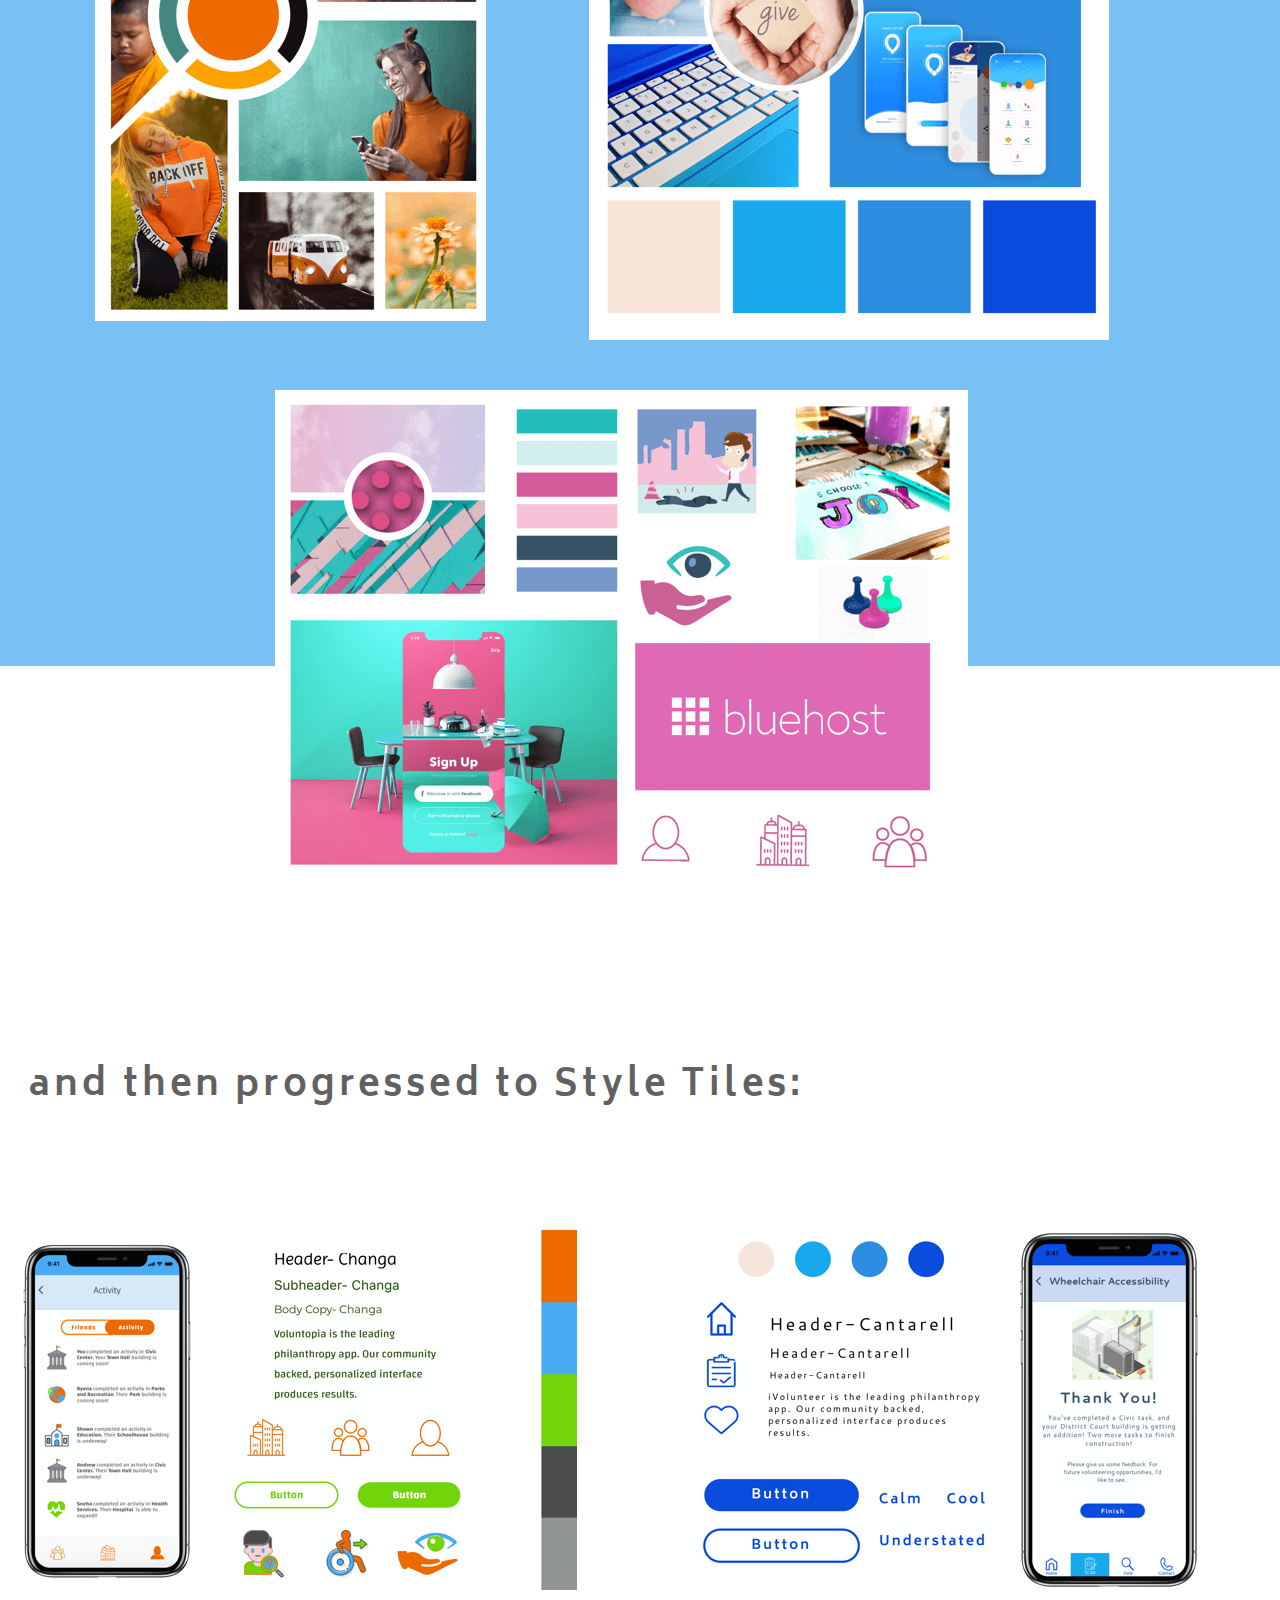
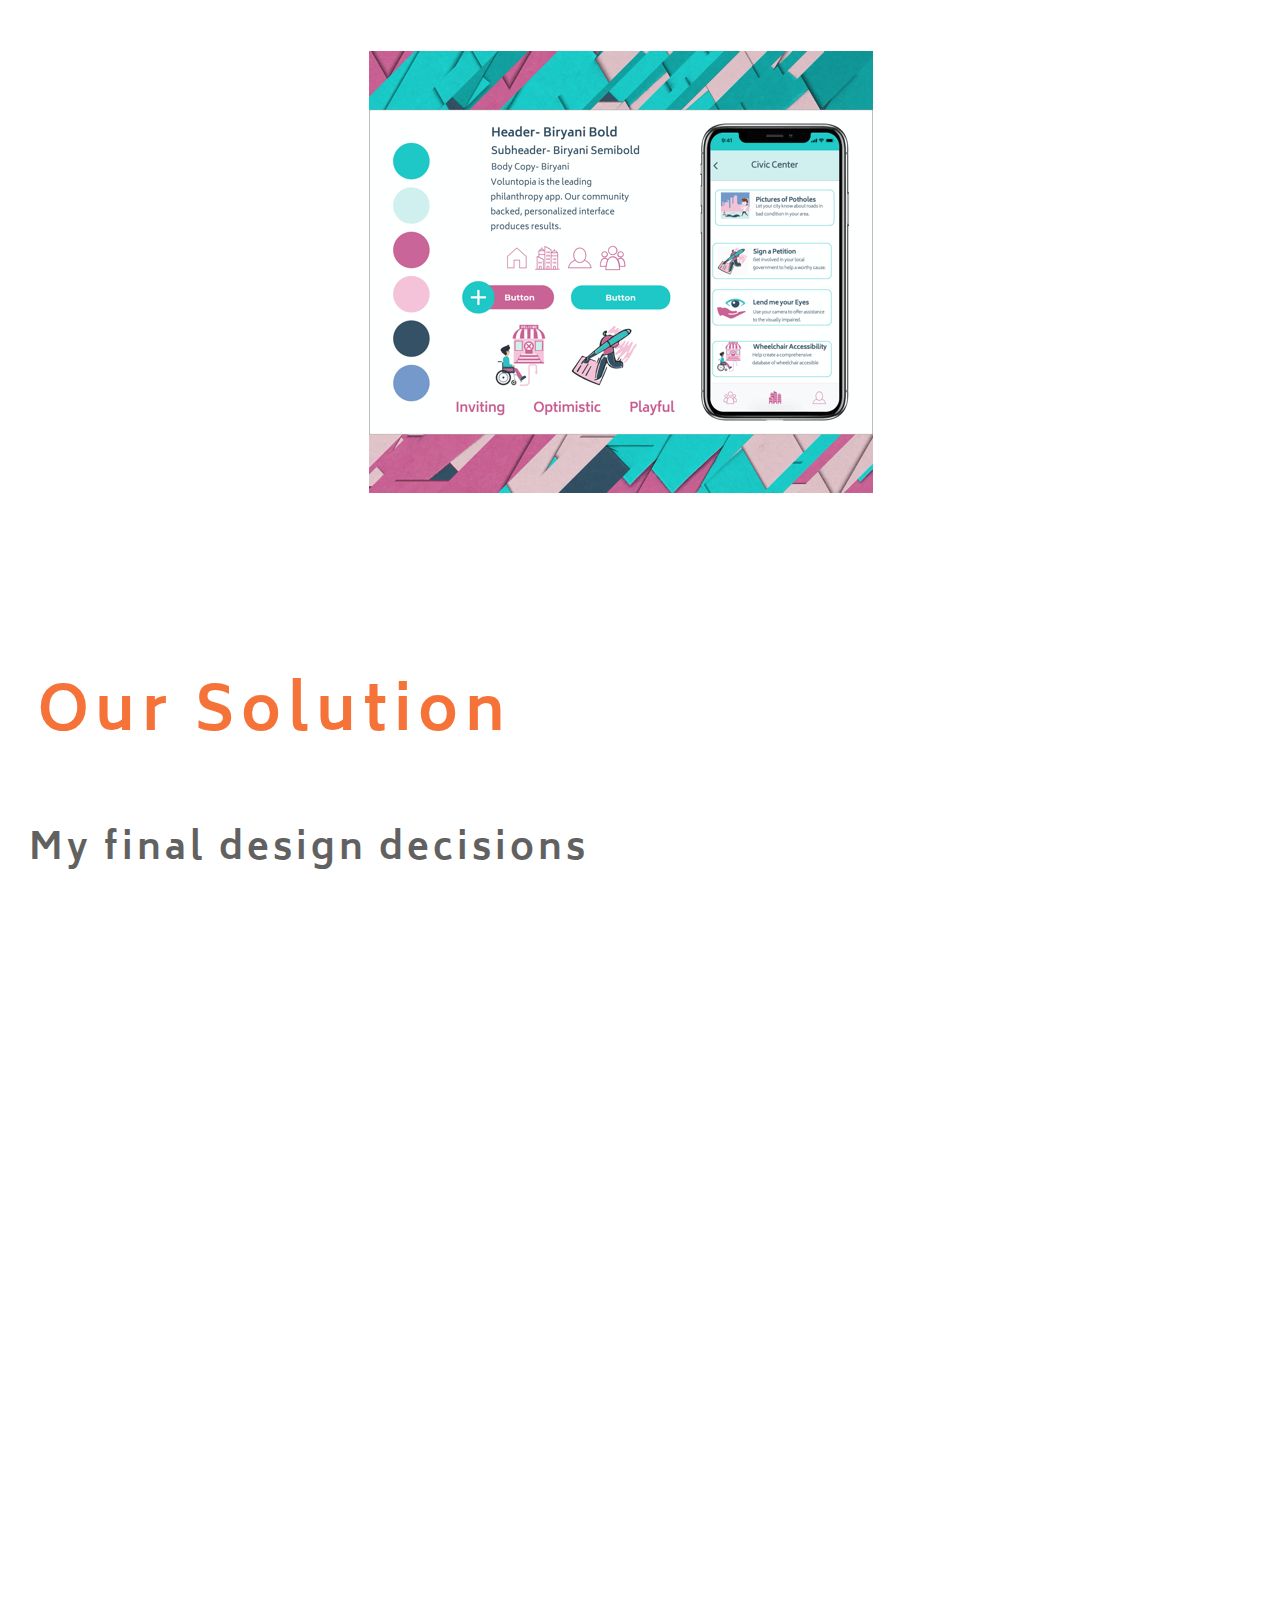
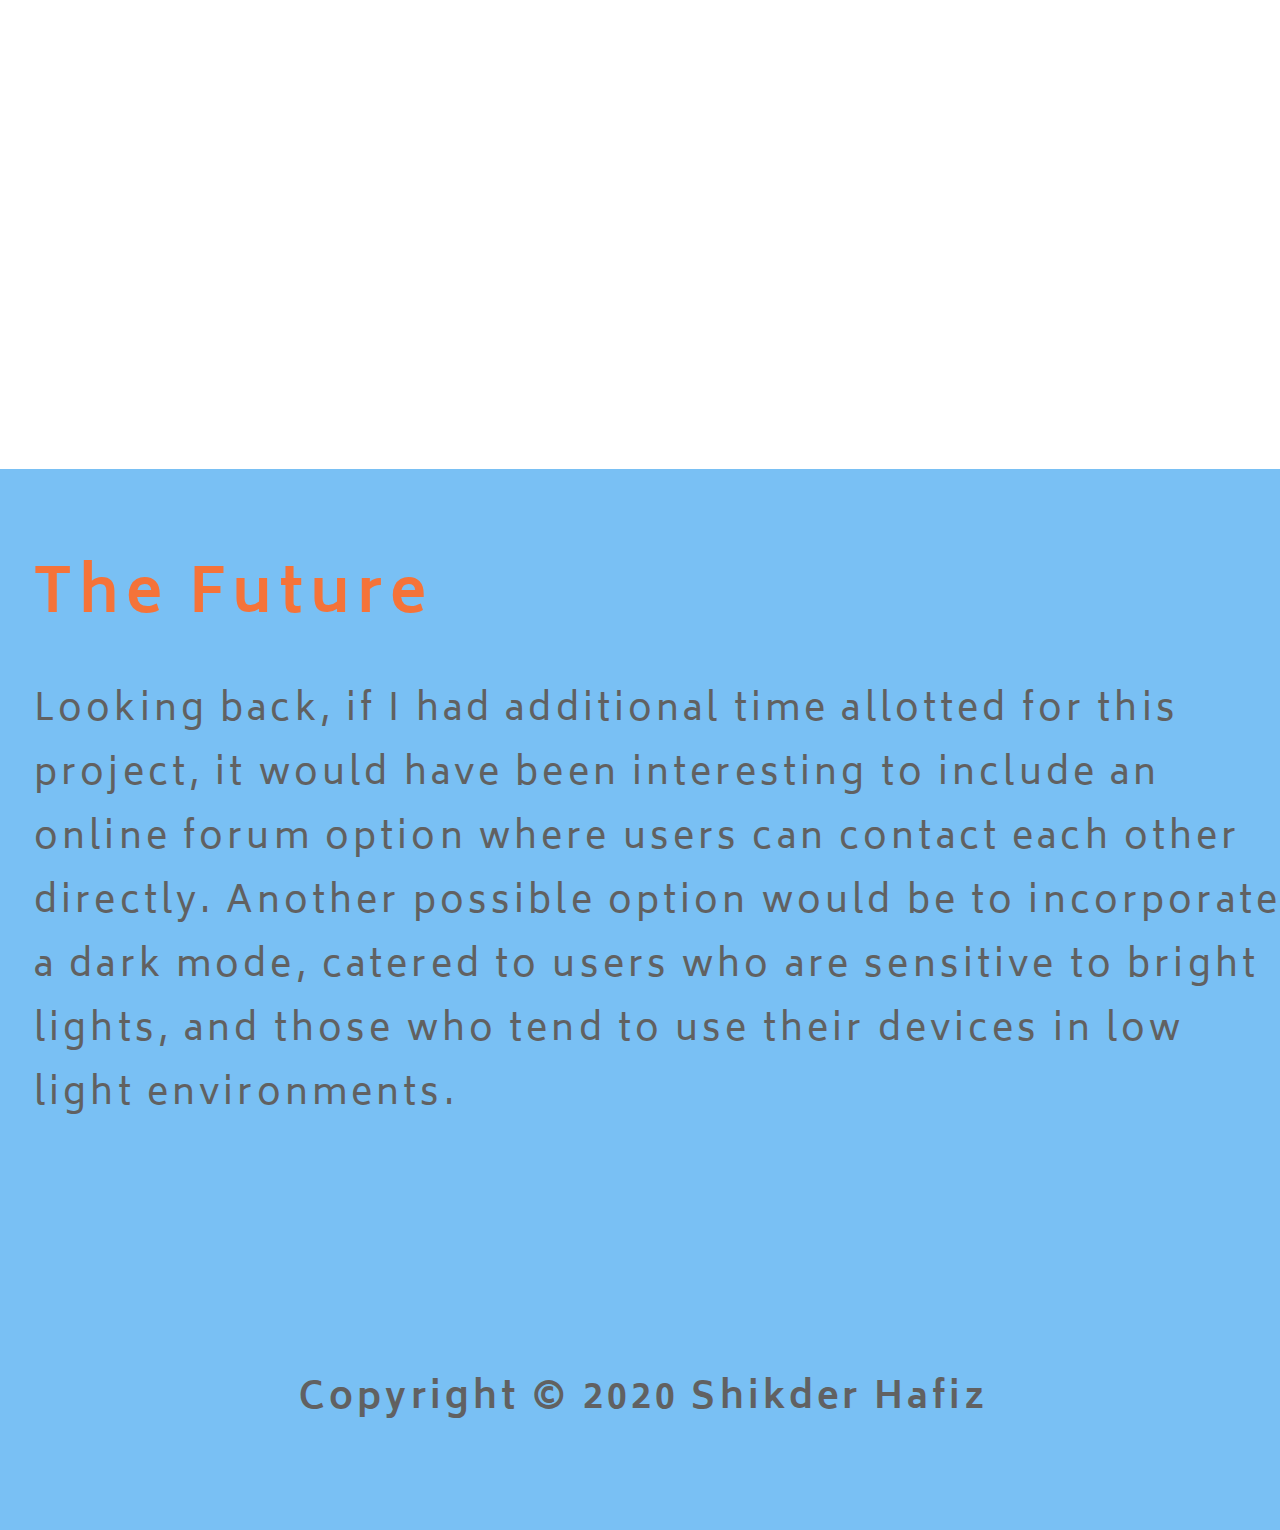
<file: voluntopiacasestudyv2.html>
<!DOCTYPE html>
<html>
    <head>
      <link type="image/png" href="./img/shlogo.png" rel="shortcut icon"/>
      <title>Voluntopia Case Study</title>
        <meta charset="utf-8"/>
        <meta content="width=1440, maximum-scale=1.0" name="viewport"/>
        <link href="./css/voluntopia-case-study-v2.css" rel="stylesheet" type="text/css"/>
        <meta content="AnimaApp.com - Design to code, Automated." name="author">
        </meta>
    </head>
    <body style="margin: 0;
 background: rgba(255, 255, 255, 1.0);">
        <input id="anPageName" name="page" type="hidden" value="voluntopiacasestudyv2"/>
        <div class="anima-container-center-horizontal">
            <div class="voluntopiacasestudyv2 anima-flexbox-container anima-screen ">
                <div class="auto-flex3-pvPqPx anima-flexbox-container">
                    <a href="portfolio.html"><div class="logo-j5sg80">
                        <div class="rectangle-Y28vXk">
                        </div>
                        <div class="sh-uvWKHH">
                            <a href="index.html">SH</a>
                        </div>
                    </div></a>
                    <a href="portfolio.html"><div class="portfolio-o3Wpg3">
                        Portfolio
                    </div></a>
                    <a href="index.html"><div class="about-iyuwYD">
                        About
                    </div></a>
                    <a href="https://github.com/imajollybengali"><div class="github-X4KuWx" style="
    background-image: url('./img/voluntopia-case-study-v2-shape@2x.png');
    background-size: cover;">
                    </div></a>
                    <a href="https://www.linkedin.com/in/shikder-hafiz"><div class="linkedin-M686Cy anima-flexbox-container" style="
    background-image: url('./img/voluntopia-case-study-v2-shape-1@2x.png');
    background-size: cover;">
                        <div class="auto-flex-sFxxvx anima-flexbox-container">
                            <img anima-src="./img/voluntopia-case-study-v2-shape-4@2x.png" class="shape-P8qvpY" src="[data-uri]"/>
                            <img anima-src="./img/voluntopia-case-study-v2-shape-2@2x.png" class="shape-BmlxxL" src="[data-uri]"/>
                        </div>
                        <img anima-src="./img/voluntopia-case-study-v2-shape-3@2x.png" class="shape-j1ABPL" src="[data-uri]"/>
                    </div></a>
                    <a href="https://www.behance.net/shikderhafiz"><div class="behance-network-V5eMy9 anima-flexbox-container" style="
    background-image: url('./img/voluntopia-case-study-v2-shape-1@2x.png');
    background-size: cover;">
                        <img anima-src="./img/voluntopia-case-study-v2-shape-6@2x.png" class="shape-mAcloa" src="[data-uri]"/>
                        <div class="auto-flex1-gn1R54 anima-flexbox-container">
                            <img anima-src="./img/voluntopia-case-study-v2-path@2x.png" class="path-RVb9PF" src="[data-uri]"/>
                            <img anima-src="./img/voluntopia-case-study-v2-shape-7@2x.png" class="shape-HLDVv6" src="[data-uri]"/>
                        </div>
                    </div></a>
                    <a href="https://dribbble.com/imajollybengali"><div class="basketball-PloRhE" style="
    background-image: url('./img/voluntopia-case-study-v2-shape-8@2x.png');
    background-size: cover;">
                    </div></a>
                    <a href="https://www.facebook.com/shikder.g.hafiz"><div class="facebook-UkkQzr" style="
    background-image: url('./img/voluntopia-case-study-v2-shape-9@2x.png');
    background-size: cover;">
                    </div></a>
                    <a href=mailto:<shikder@metasquare.com><div class="communications-r0PDjJ" style="
    background-image: url('./img/voluntopia-case-study-v2-shape-10@2x.png');
    background-size: cover;">
                    </div></a>
                </div>
                <div class="auto-flex2-6NTaBf anima-flexbox-container">
                    <div class="group-12-aj9u2U">
                        <div class="oluntopia-O1rfx1">
                            oluntopia
                        </div>
                        <div class="group-11-qXnvno">
                            <div class="group-3-vgqNrk" style="
    background-image: url('./img/voluntopia-case-study-v2-group-3.png');
    background-size: cover;">
                            </div>
                            <div class="group-6-xfpve4" style="
    background-image: url('./img/voluntopia-case-study-v2-group-6.png');
    background-size: cover;">
                            </div>
                            <img anima-src="./img/voluntopia-case-study-v2-fill-7@2x.png" class="fill-7-Nc8886" src="[data-uri]"/>
                            <img anima-src="./img/voluntopia-case-study-v2-fill-9@2x.png" class="fill-9-IExXxk" src="[data-uri]"/>
                        </div>
                    </div>
                    <div class="micro-volunteering-w-eGLmud font-class-3">
                        Micro-volunteering with incentives
                    </div>
                    <div class="overlap-group3-rUuviv">
                        <div class="rectangle-53xfC1">
                        </div>
                        <div class="our-challenge-aeClj8 font-class-1">
                            Our Challenge
                        </div>
                        <div class="to-build-a-platform-CZGdMX font-class-2">
                            To build a platform that encourages young, busy professionals to micro-volunteer while incentivizing their time<br />
                        </div>
                    </div>
                    <div class="the-approach-4xthA2 font-class-1">
                        The Approach
                    </div>
                    <div class="auto-flex1-CtU2Ta anima-flexbox-container">
                        <div class="exploratory-research-ISzMYZ font-class-2">
                            Exploratory Research<br />Competitive Analysis<br />Moodboards<br />Style Tiles<br />User Testing<br /><br />
                        </div>
                        <div class="hi-fidelity-designs-PmCmhm font-class-2">
                            Hi-Fidelity Designs <br />User Testing<br />Affinity Diagrams<br />Dot Matrixes<br />Prototyping<br />
                        </div>
                    </div>
                    <div class="overlap-group2-rrB6vk">
                        <div class="rectangle-copy-xR8OjJ">
                        </div>
                        <div class="jessica-lane-PFxQco font-class-3">
                            Jessica Lane
                        </div>
                        <div class="our-audience-vOERhQ font-class-1">
                            Our Audience
                        </div>
                        <img anima-src="./img/voluntopia-case-study-v2-screen-shot-2020-04-28-at-15949-pm.png" class="screen-shot-2020-04-28-at-1-59-49-pm-KXBBP7" src="[data-uri]"/>
                        <div class="when-i-volunteer-i-TQPoPD">
                            "When I volunteer, I want to see the impact it has on the community."
                        </div>
                        <div class="the-audience-we-are-5yP5em font-class-2">
                            The audience we are designing for fall in the age bracket of 20-35, who have the lowest rates of volunteerism and need extra motivation to get involved.
                        </div>
                        <img anima-src="./img/voluntopia-case-study-v2-screen-shot-2020-04-28-at-20051-pm.png" class="screen-shot-2020-04-28-at-2-00-51-pm-IasISs" src="[data-uri]"/>
                        <div class="sarah-boulders-zxhvdR font-class-3">
                            Sarah Boulders
                        </div>
                        <div class="u201c-we-really-work-hard-vKvueO">
                            “We really work hard to make sure our volunteers are having an impact on the community.”
                        </div>
                    </div>
                    <div class="our-competitors-3Qxk2j font-class-1">
                        Our Competitors
                    </div>
                    <div class="we-put-together-a-co-41DJUT font-class-2">
                        We put together a Competitive Landscape Overview Matrix to differentiate our direct and indirect competition.
                    </div>
                    <img anima-src="./img/voluntopia-case-study-v2-screen-shot-2020-04-28-at-21223-pm.png" class="screen-shot-2020-04-28-at-2-12-23-pm-Tj0SKq" src="[data-uri]"/>
                    <div class="overlap-group1-hnVw5x">
                        <div class="rectangle-copy-47Mj0P">
                        </div>
                        <div class="rectangle-copy-2-Fd7xyY">
                        </div>
                        <div class="initial-style-direct-KTydRG font-class-1">
                            Initial Style Directions
                        </div>
                        <div class="after-assessing-our-VaLalz font-class-2">
                            After assessing our User Personas we came up with our own visions on how we thought the app should be designed. We first started with Moodboards:
                        </div>
                        <img anima-src="./img/voluntopia-case-study-v2-artboard-12x-100.png" class="artboard-1-2x-100-ULocx5" src="[data-uri]"/>
                        <img anima-src="./img/voluntopia-case-study-v2-artboard-22x-100.png" class="artboard-2-2x-100-yECkxp" src="[data-uri]"/>
                        <img anima-src="./img/voluntopia-case-study-v2-artboard-32x-100.png" class="artboard-3-2x-100-pDPxp9" src="[data-uri]"/>
                    </div>
                    <div class="and-then-progressed-1OjSid font-class-3">
                        and then progressed to Style Tiles:
                    </div>
                    <div class="auto-flex-NEto4Q anima-flexbox-container">
                        <img anima-src="./img/voluntopia-case-study-v2-style-tile-2.png" class="style-tile-2-LcbYOl" src="[data-uri]"/>
                        <img anima-src="./img/voluntopia-case-study-v2-stye-tile-1.png" class="stye-tile-1-v4A4OC" src="[data-uri]"/>
                    </div>
                    <img anima-src="./img/voluntopia-case-study-v2-style-tile-3.png" class="style-tile-3-2h3S4B" src="[data-uri]"/>
                    <div class="our-solution-6LLm9w font-class-1">
                        Our Solution
                    </div>
                    <div class="my-final-design-deci-0KB9GZ font-class-3">
                        My final design decisions
                    </div>
                    <div class="untitled-qhaST2">
                        <iframe allowfullscreen="allowfullscreen" anima-src="https://www.youtube.com/embed/4ScCQryWXYw?rel=0&amp;autoplay=1" frameborder="0" height="100%" id="ytplayer" mozallowfullscreen="mozallowfullscreen" msallowfullscreen="msallowfullscreen" oallowfullscreen="oallowfullscreen" src="" style="border: 0; pointer-events: auto;" type="text/html" webkitallowfullscreen="webkitallowfullscreen" width="100%">
                        </iframe>
                    </div>
                    <div class="overlap-group-A5DcCC">
                        <div class="rectangle-copy-2-OBYb6N">
                        </div>
                        <div class="the-future-9sJ3do font-class-1">
                            The Future
                        </div>
                        <div class="looking-back-if-i-h-ZEkvRD font-class-2">
                            Looking back, if I had additional time allotted for this project, it would have been interesting to include an online forum option where users can contact each other directly. Another possible option would be to incorporate a dark mode, catered to users who are sensitive to bright lights, and those who tend to use their devices in low light environments.
                        </div>
                        <div class="copyright-251-2020-shi-blb3zI font-class-3">
                            Copyright © 2020 Shikder Hafiz
                        </div>
                    </div>
                </div>
            </div>
        </div>
        <!-- Scripts -->
        <script>
            anima_isHidden = function(e) {
                if (!(e instanceof HTMLElement)) return !1;
                if (getComputedStyle(e).display == "none") return !0; else if (e.parentNode && anima_isHidden(e.parentNode)) return !0;
                return !1;
            };
            anima_loadAsyncSrcForTag = function(tag) {
                var elements = document.getElementsByTagName(tag);
                var toLoad = [];
                for (var i = 0; i < elements.length; i++) {
                    var e = elements[i];
                    var src = e.getAttribute("src");
                    var loaded = (src != undefined && src.length > 0 && src != '[data-uri]');
                    if (loaded) continue;
                    var asyncSrc = e.getAttribute("anima-src");
                    if (asyncSrc == undefined || asyncSrc.length == 0) continue;
                    if (anima_isHidden(e)) continue;
                    toLoad.push(e);
                }
                toLoad.sort(function(a, b) {
                    return anima_getTop(a) - anima_getTop(b);
                });
                for (var i = 0; i < toLoad.length; i++) {
                    var e = toLoad[i];
                    var asyncSrc = e.getAttribute("anima-src");
                    e.setAttribute("src", asyncSrc);
                }
            };
            anima_pauseHiddenVideos = function(tag) {
                var elements = document.getElementsByTagName("video");
                for (var i = 0; i < elements.length; i++) {
                    var e = elements[i];
                    var isPlaying = !!(e.currentTime > 0 && !e.paused && !e.ended && e.readyState > 2);
                    var isHidden = anima_isHidden(e);
                    if (!isPlaying && !isHidden && e.getAttribute("autoplay") == "autoplay") {
                        e.play();
                    } else if (isPlaying && isHidden) {
                        e.pause();
                    }
                }
            };
            anima_loadAsyncSrc = function(tag) {
                anima_loadAsyncSrcForTag("img");
                anima_loadAsyncSrcForTag("iframe");
                anima_loadAsyncSrcForTag("video");
                anima_pauseHiddenVideos();
            };
            var anima_getTop = function(e) {
                var top = 0;
                do {
                    top += e.offsetTop || 0;
                    e = e.offsetParent;
                } while (e);
                return top;
            };
            anima_loadAsyncSrc();
            anima_old_onResize = window.onresize;
            anima_new_onResize = undefined;
            anima_updateOnResize = function() {
                if (anima_new_onResize == undefined || window.onresize != anima_new_onResize) {
                    anima_new_onResize = function(x) {
                        if (anima_old_onResize != undefined) anima_old_onResize(x);
                        anima_loadAsyncSrc();
                    };
                    window.onresize = anima_new_onResize;
                    setTimeout(function() {
                        anima_updateOnResize();
                    }, 3000);
                }
            };
            anima_updateOnResize();
            setTimeout(function() {
                anima_loadAsyncSrc();
            }, 200);
        </script>
        <!-- End of Scripts -->
    </body>
</html>
</file>
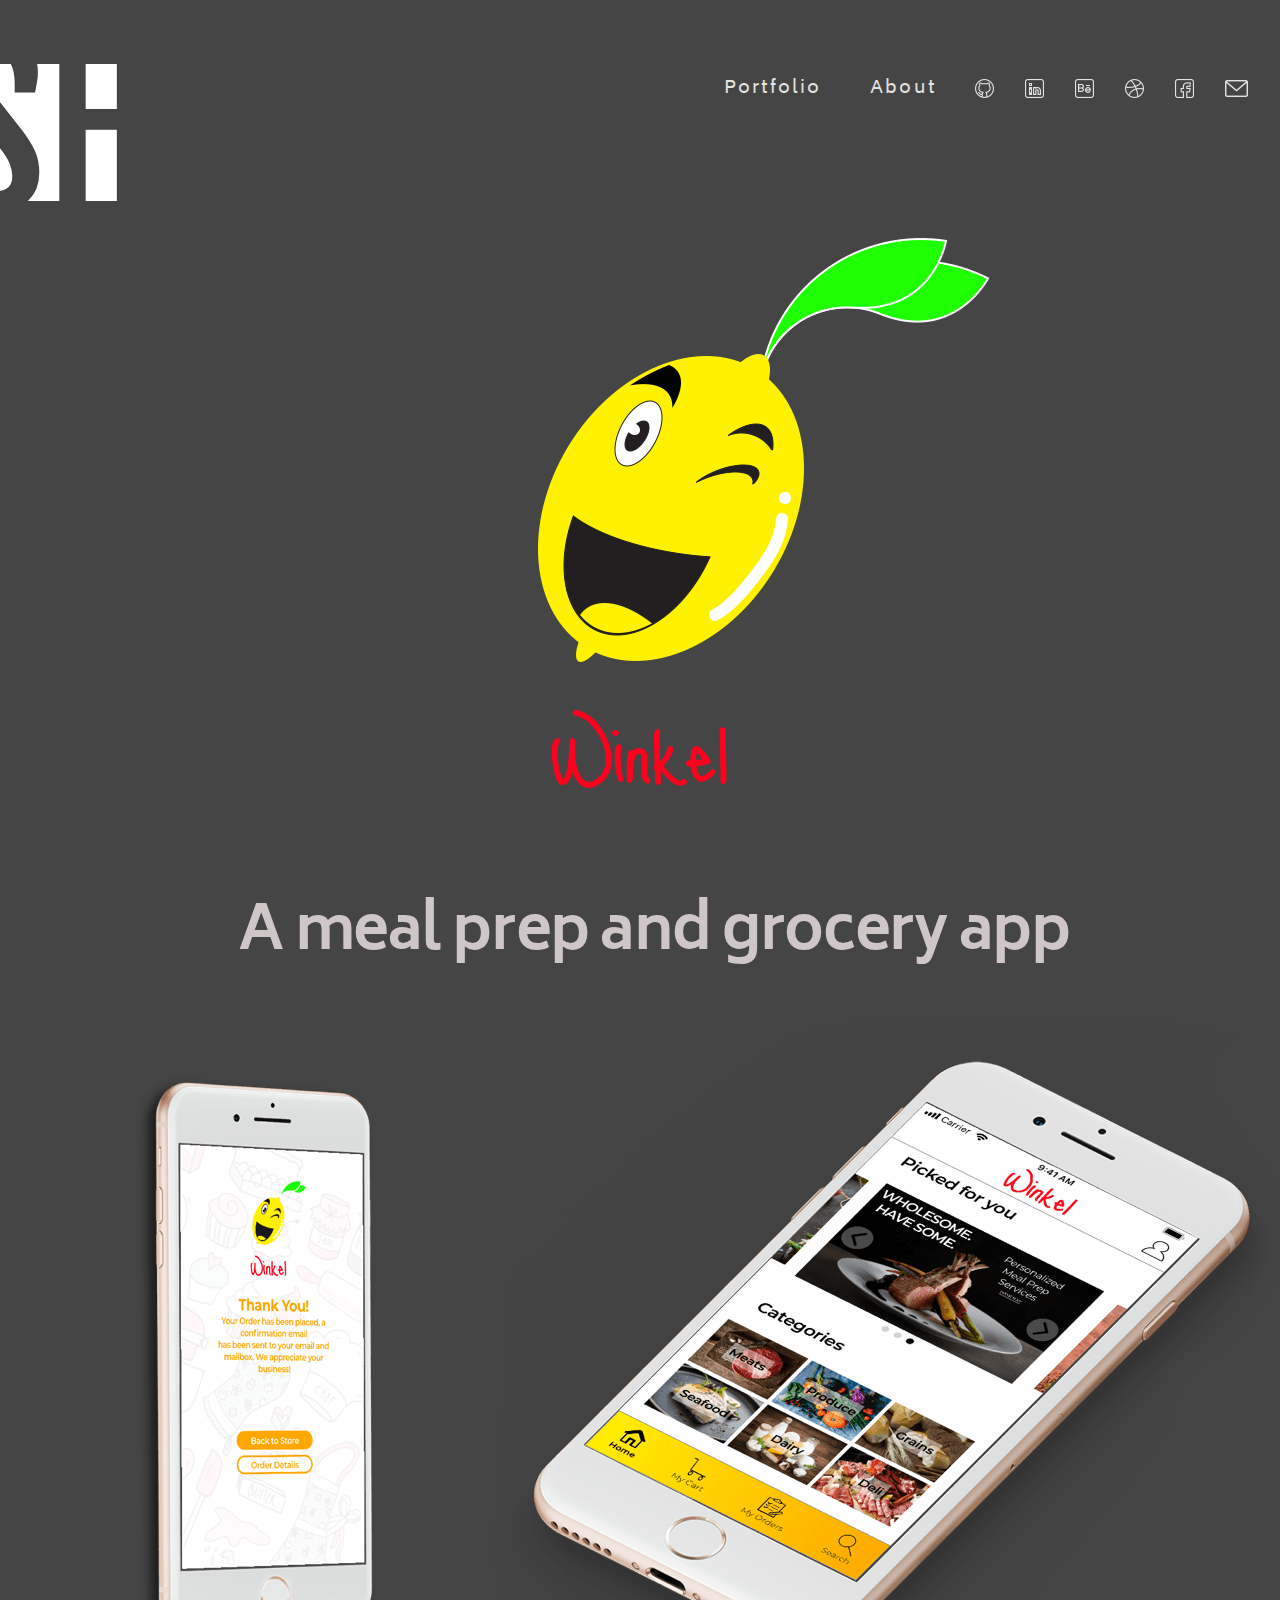
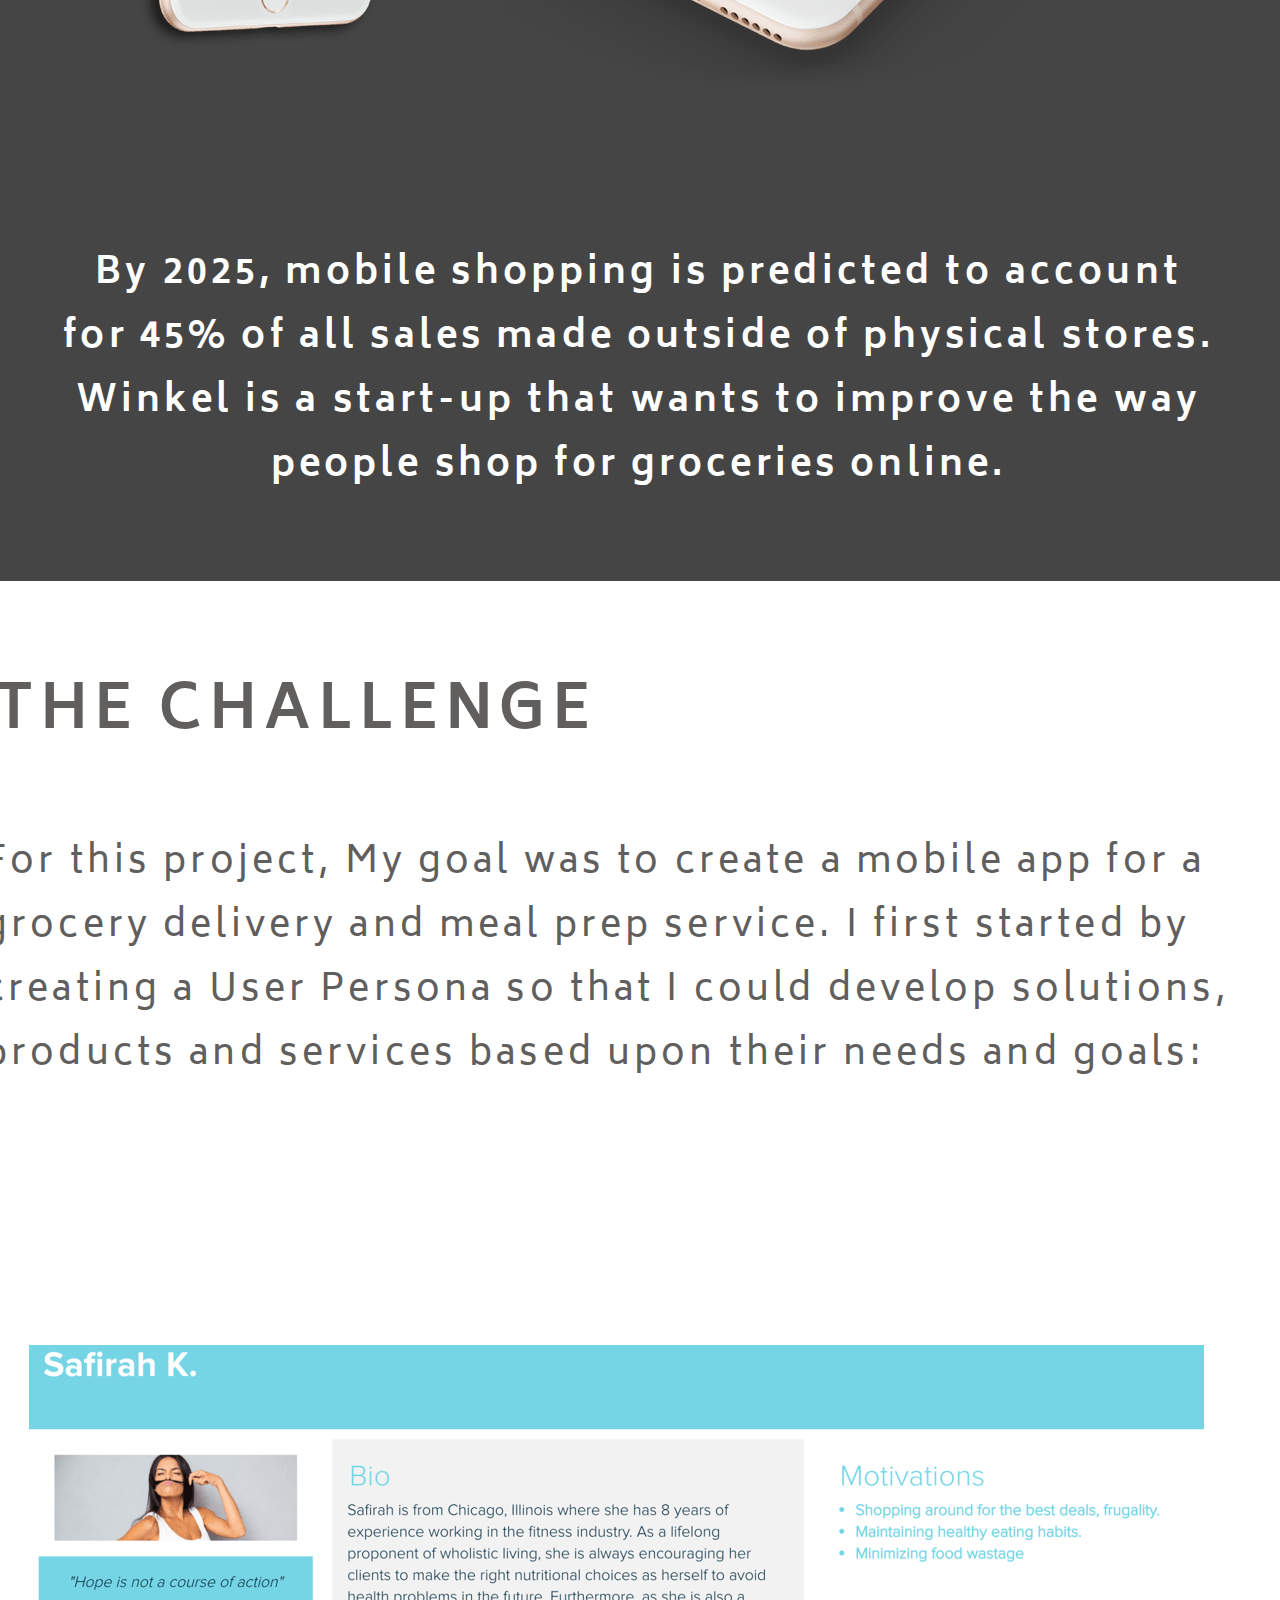
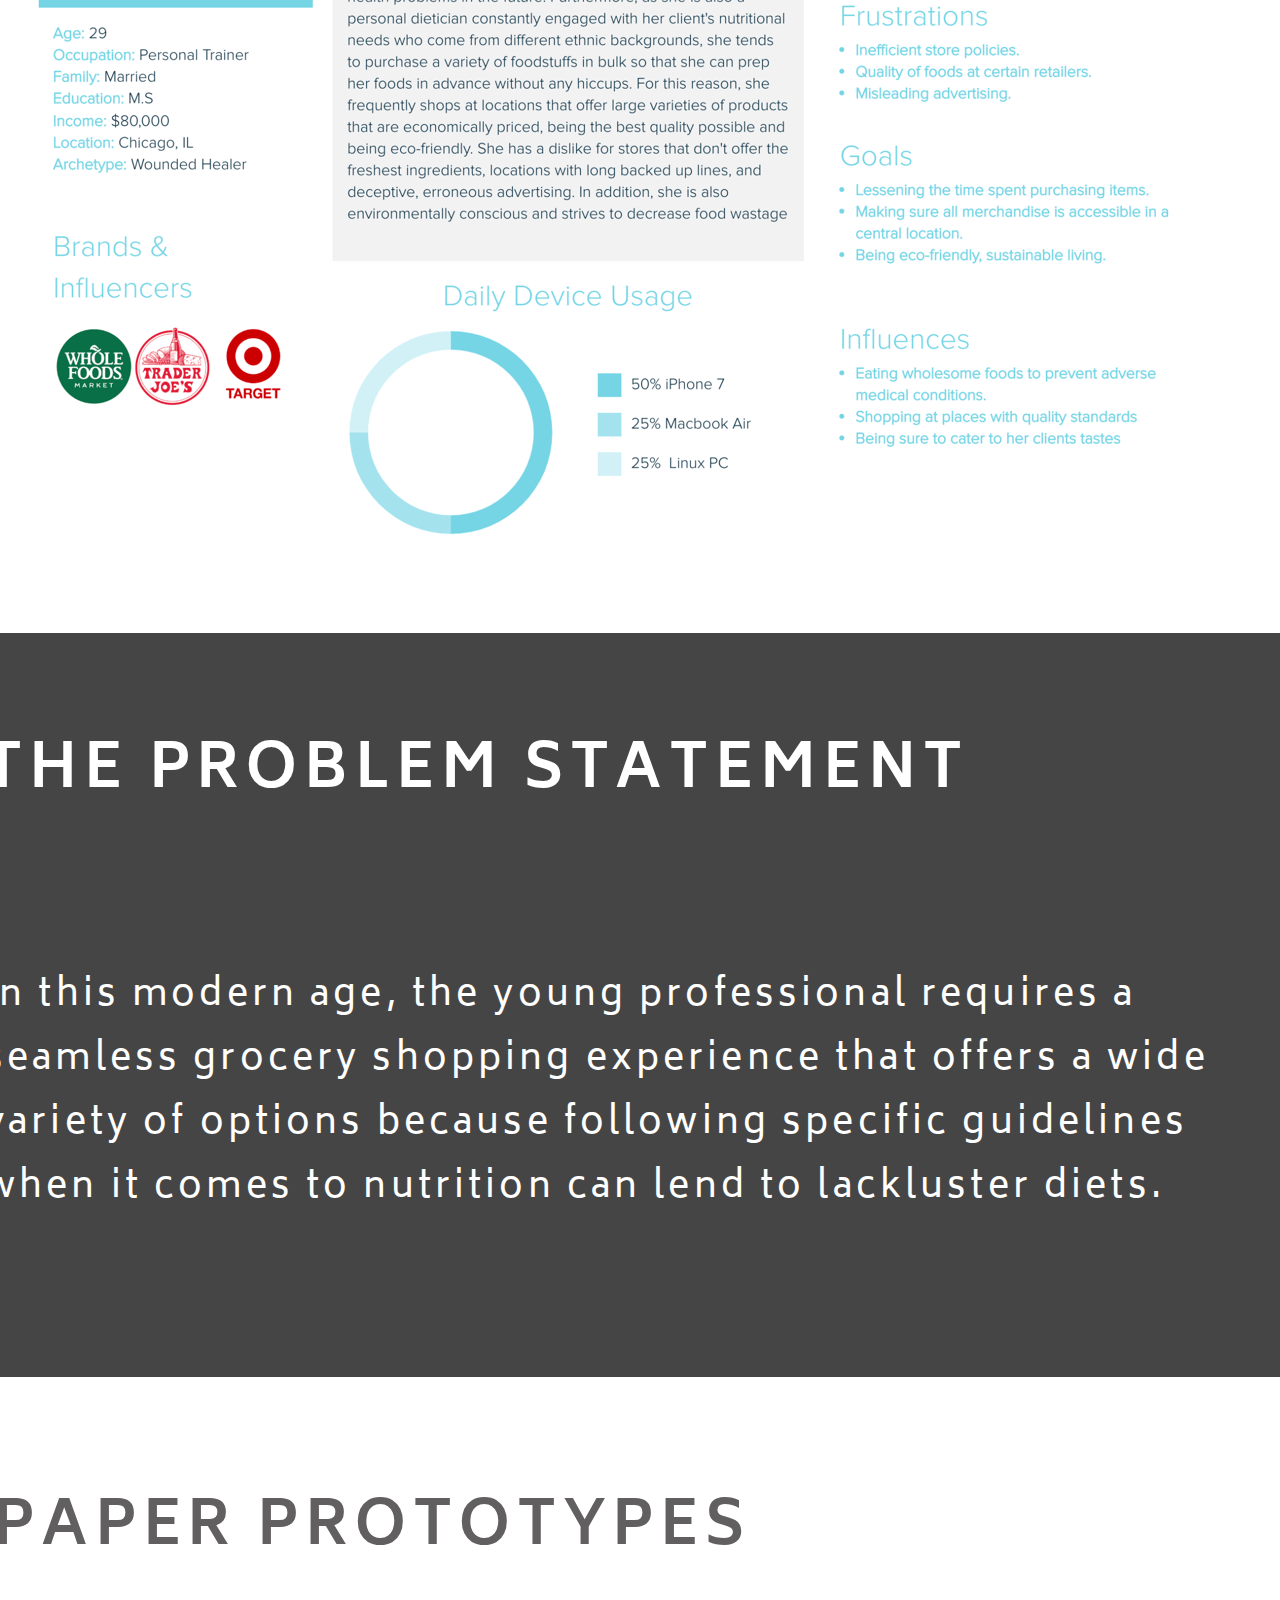
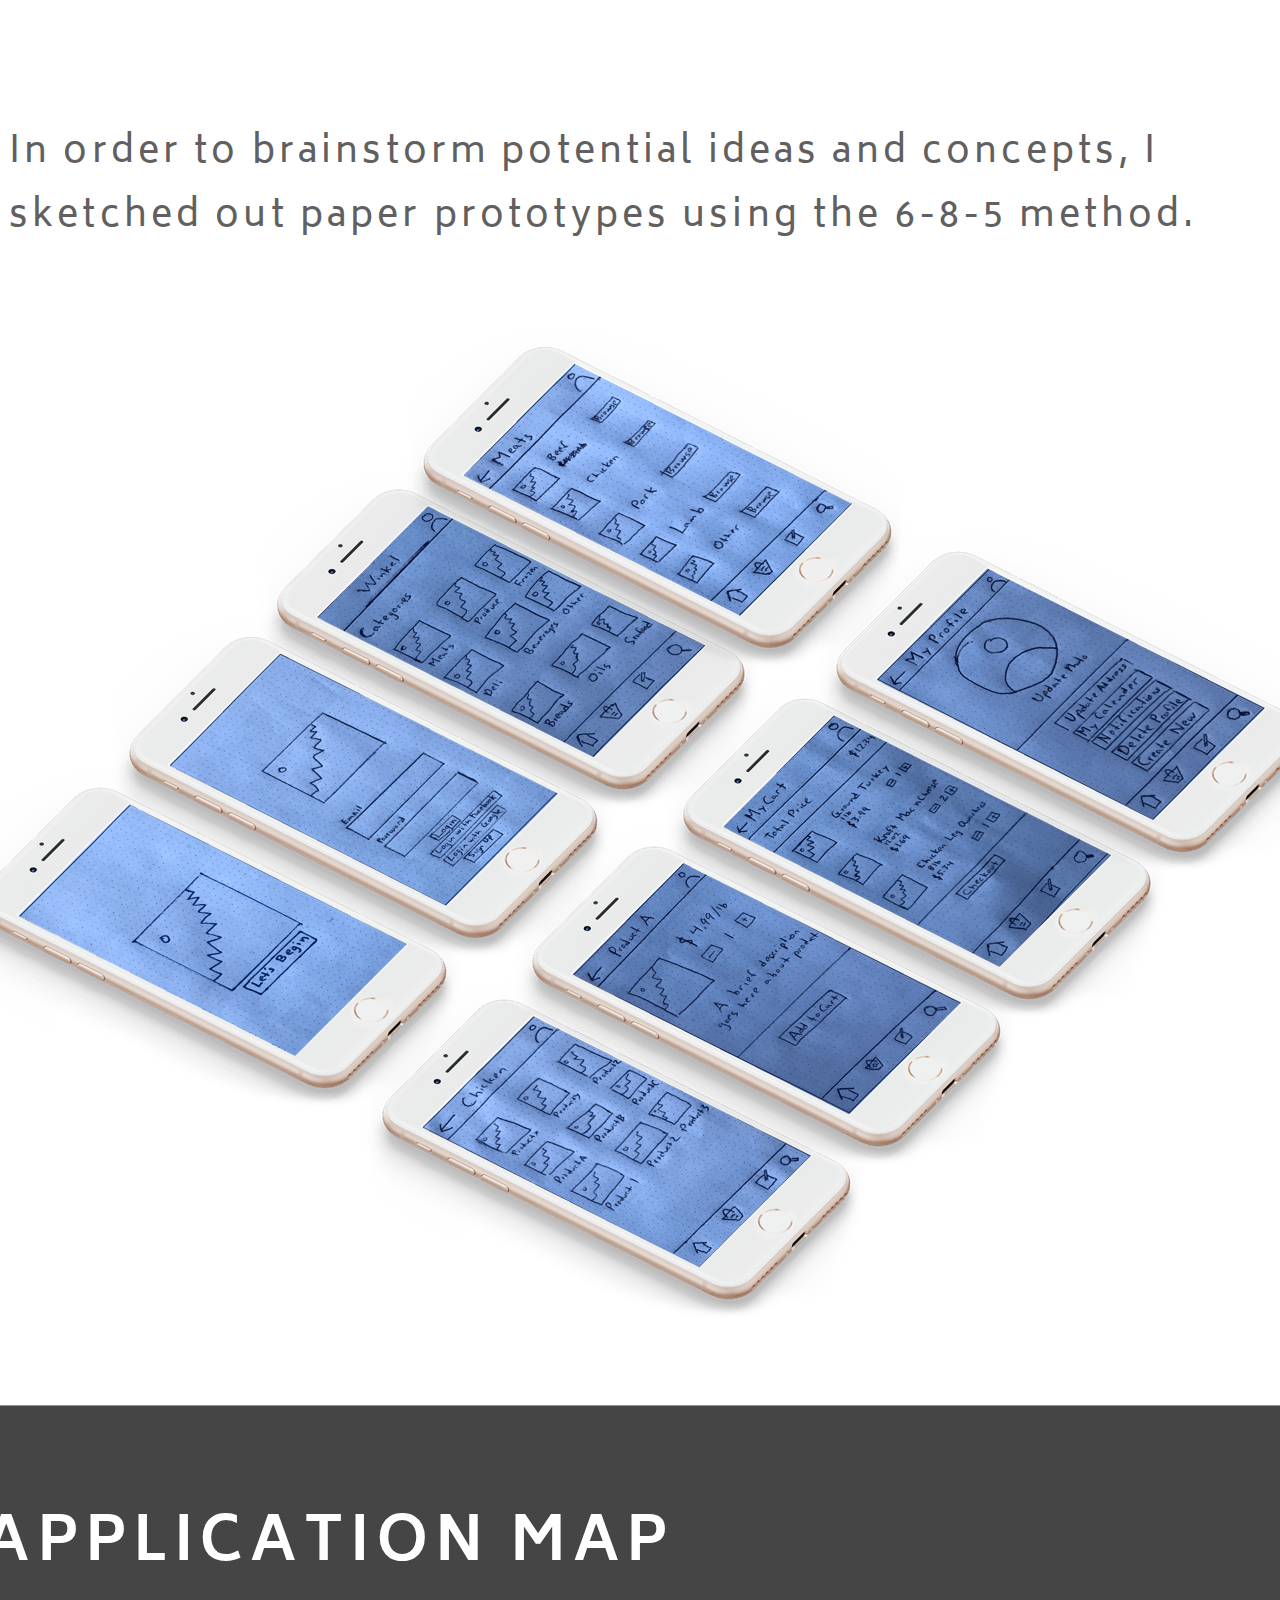
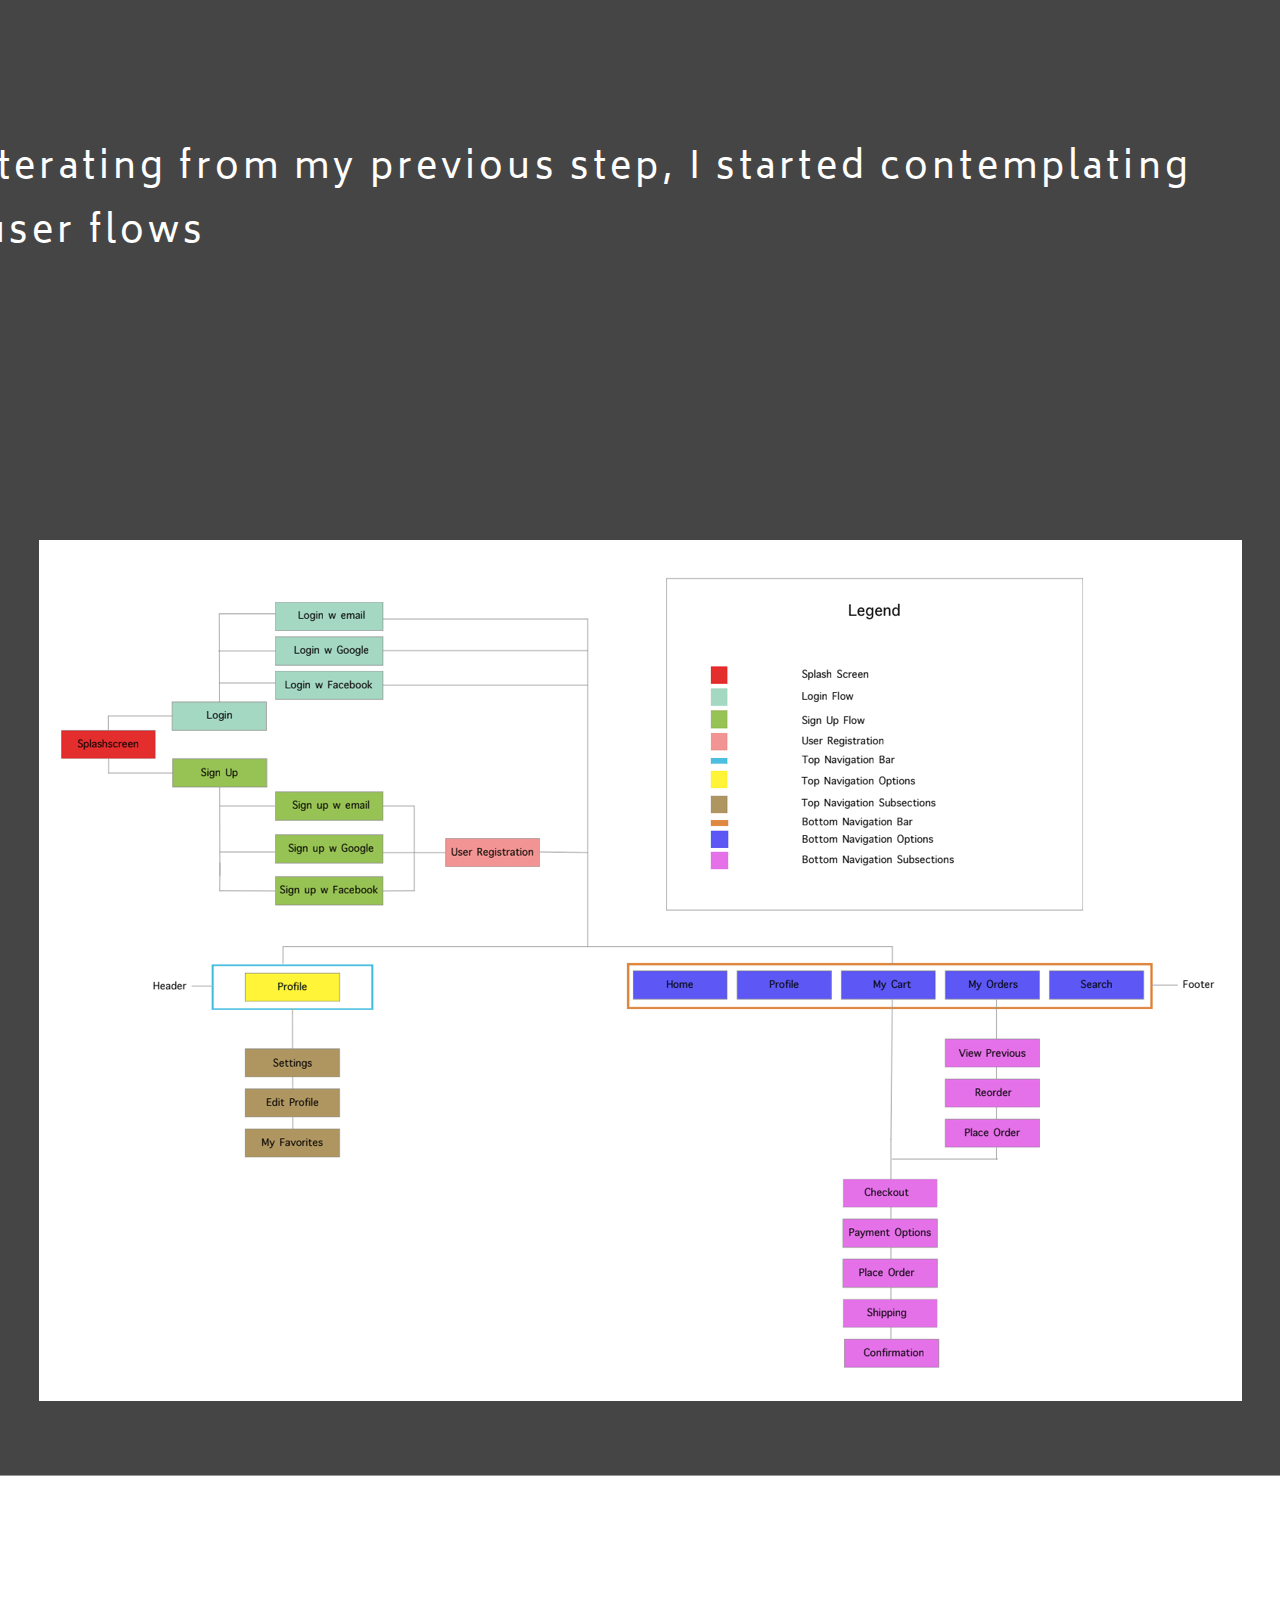
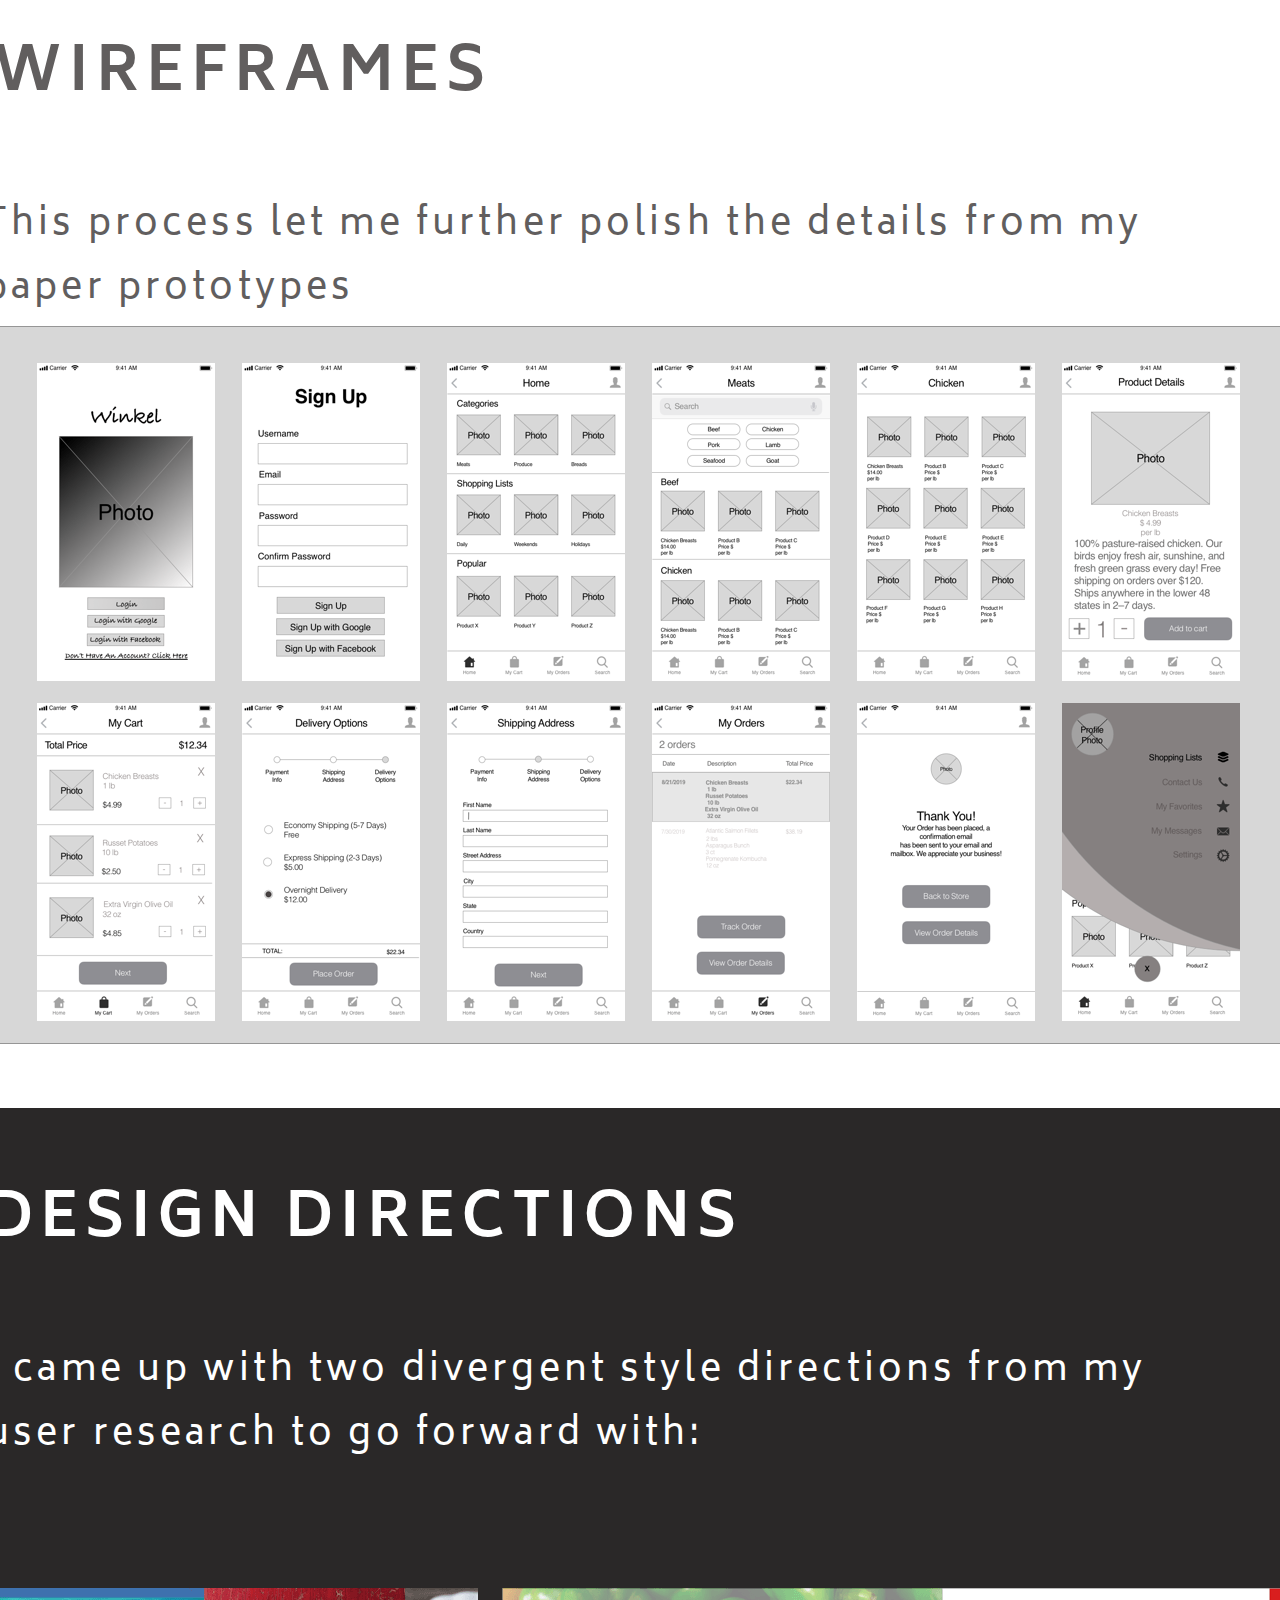
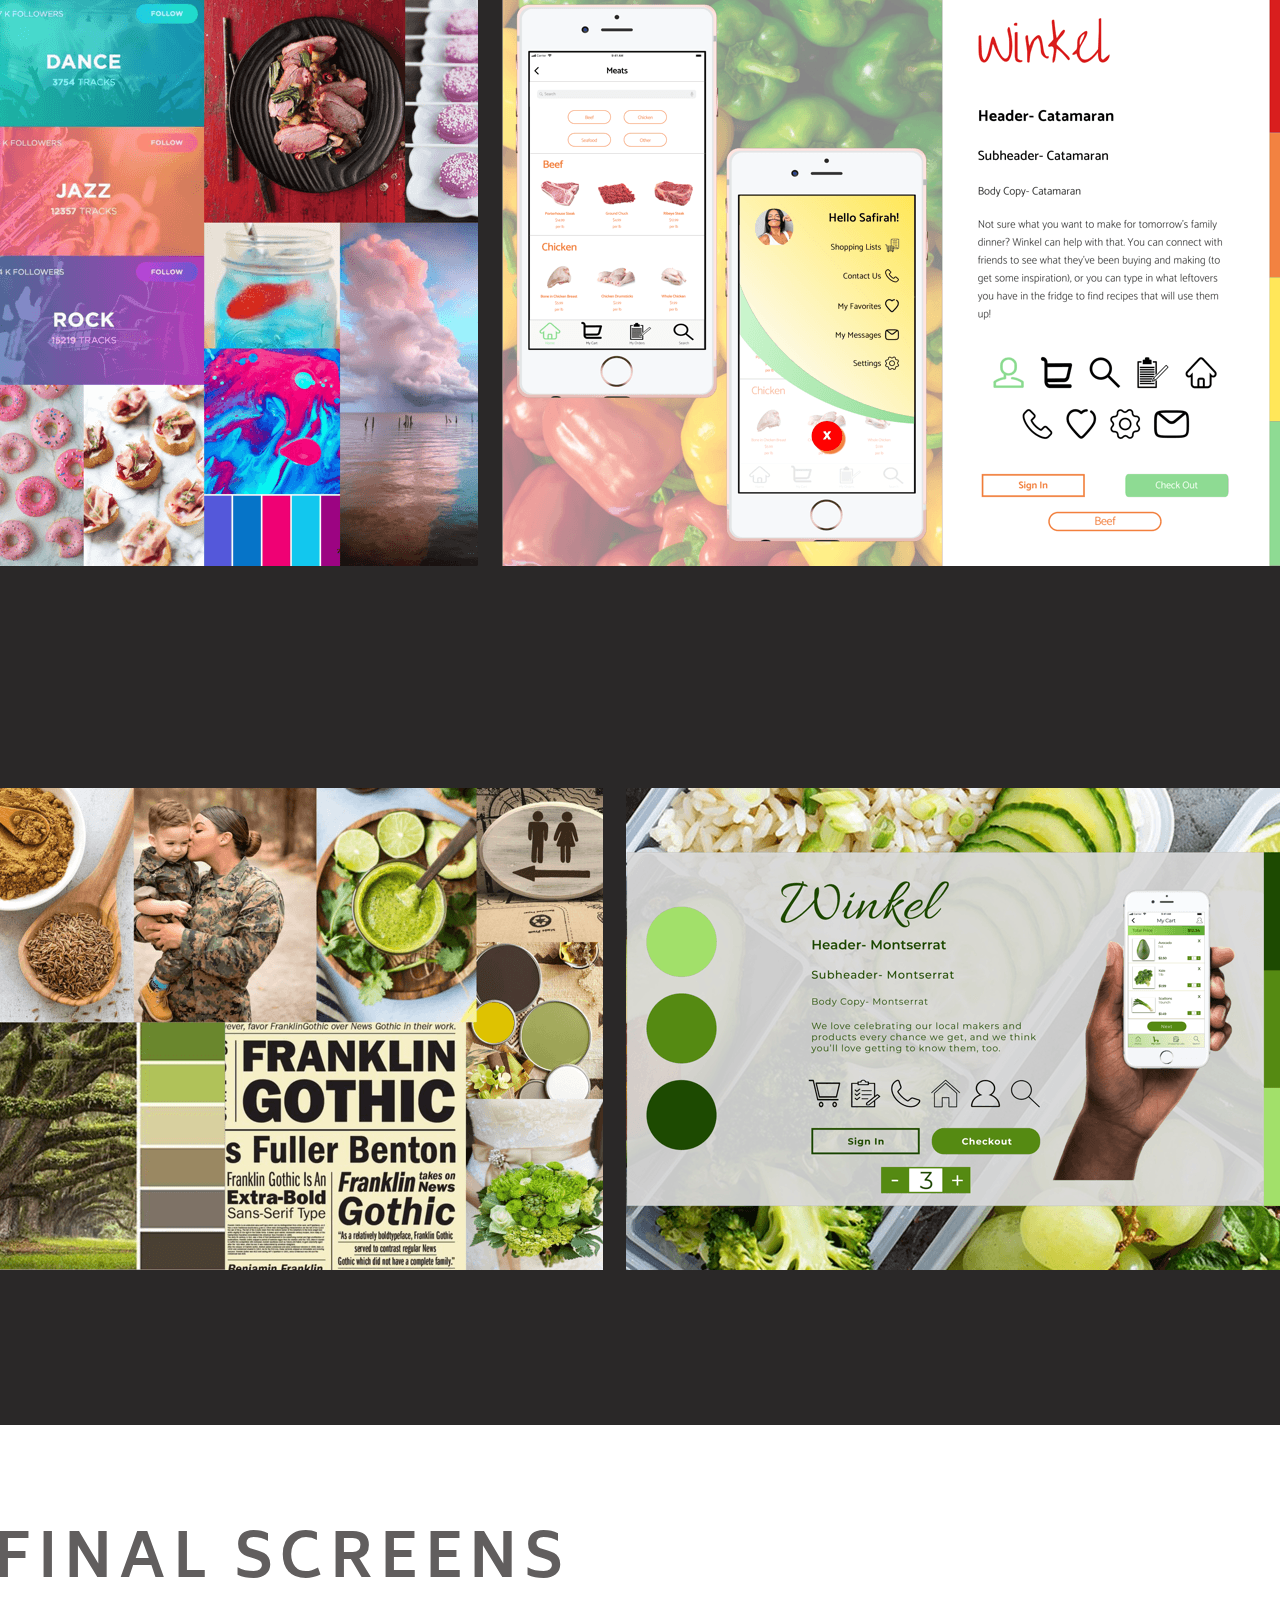
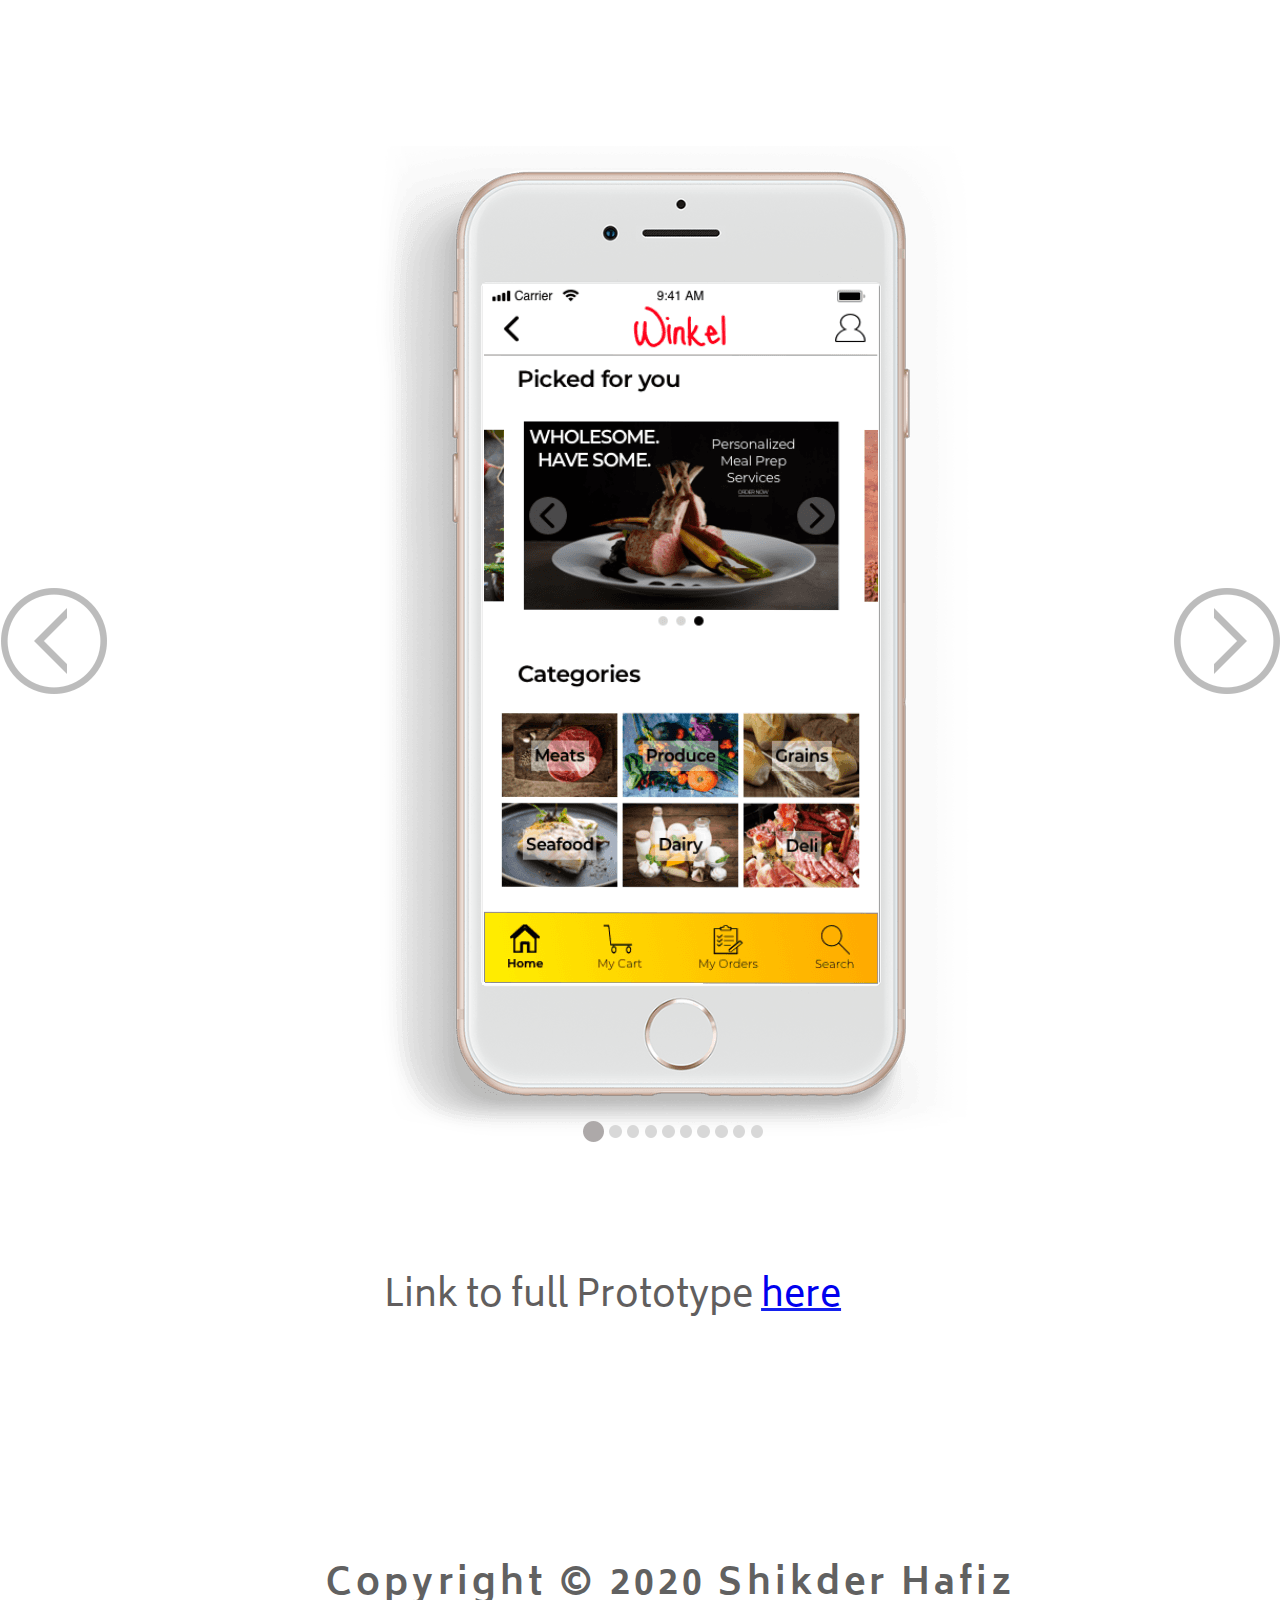
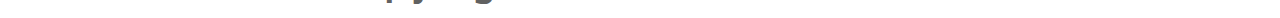
<file: winkelcasestudy.html>
<!DOCTYPE html>
<html>
    <head>
      <link type="image/png" href="./img/shlogo.png" rel="shortcut icon"/>
      <title>Winkel Case Study</title>
        <meta charset="utf-8"/>
        <meta content="width=1440, maximum-scale=1.0" name="viewport"/>
        <link href="./css/winkel-case-study.css" rel="stylesheet" type="text/css"/>
        <meta content="AnimaApp.com - Design to code, Automated." name="author">
        </meta>
    </head>
    <body style="margin: 0;
 background: rgba(255, 255, 255, 1.0);">
        <input id="anPageName" name="page" type="hidden" value="winkelcasestudy"/>
        <div class="anima-container-center-horizontal">
            <div class="winkelcasestudy anima-flexbox-container anima-screen ">
                <div class="overlap-group3-58t4dG">
                    <div class="rectangle-53xfC1">
                    </div>
                    <div class="logo-0l3MxP">
                        <div class="rectangle-Y28vXk">
                        </div>
                        <div class="sh-uvWKHH">
                            SH
                        </div>
                    </div>
                    <div class="by-2025-mobile-shop-OcxYyz">
                        By 2025, mobile shopping is predicted to account for 45% of all sales made outside of physical stores. Winkel is a start-up that wants to improve the way people shop for groceries online.
                    </div>
                    <div class="group-2-NkZa17">
                        <img anima-src="./img/winkel-case-study-fill-1@2x.png" class="fill-1-59HVJ4" src="[data-uri]"/>
                        <img anima-src="./img/winkel-case-study-stroke-3@2x.png" class="stroke-3-BnAxzx" src="[data-uri]"/>
                        <img anima-src="./img/winkel-case-study-fill-5@2x.png" class="fill-5-iPeUxq" src="[data-uri]"/>
                        <img anima-src="./img/winkel-case-study-stroke-7@2x.png" class="stroke-7-bhwVrg" src="[data-uri]"/>
                        <img anima-src="./img/winkel-case-study-fill-9.png" class="fill-9-JIpQfJ" src="[data-uri]"/>
                        <img anima-src="./img/winkel-case-study-fill-11@2x.png" class="fill-11-928OHE" src="[data-uri]"/>
                        <img anima-src="./img/winkel-case-study-fill-13@2x.png" class="fill-13-iUfPt2" src="[data-uri]"/>
                        <img anima-src="./img/winkel-case-study-stroke-15@2x.png" class="stroke-15-A18xxz" src="[data-uri]"/>
                        <img anima-src="./img/winkel-case-study-fill-17@2x.png" class="fill-17-wEj0Ab" src="[data-uri]"/>
                        <img anima-src="./img/winkel-case-study-stroke-19@2x.png" class="stroke-19-9C24hg" src="[data-uri]"/>
                        <img anima-src="./img/winkel-case-study-fill-21@2x.png" class="fill-21-efstU8" src="[data-uri]"/>
                        <img anima-src="./img/winkel-case-study-stroke-23@2x.png" class="stroke-23-exkwj4" src="[data-uri]"/>
                        <img anima-src="./img/winkel-case-study-fill-25@2x.png" class="fill-25-AFePBF" src="[data-uri]"/>
                        <img anima-src="./img/winkel-case-study-fill-27@2x.png" class="fill-27-xexpVx" src="[data-uri]"/>
                        <img anima-src="./img/winkel-case-study-fill-29@2x.png" class="fill-29-XRMzB5" src="[data-uri]"/>
                        <img anima-src="./img/winkel-case-study-fill-31@2x.png" class="fill-31-BAksqk" src="[data-uri]"/>
                        <img anima-src="./img/winkel-case-study-fill-33@2x.png" class="fill-33-jwfFw0" src="[data-uri]"/>
                        <img anima-src="./img/winkel-case-study-fill-35@2x.png" class="fill-35-LaVaOt" src="[data-uri]"/>
                        <img anima-src="./img/winkel-case-study-stroke-37@2x.png" class="stroke-37-ldgrkV" src="[data-uri]"/>
                        <img anima-src="./img/winkel-case-study-fill-39@2x.png" class="fill-39-zslSic" src="[data-uri]"/>
                        <img anima-src="./img/winkel-case-study-stroke-41@2x.png" class="stroke-41-H52Qaf" src="[data-uri]"/>
                        <img anima-src="./img/winkel-case-study-fill-43@2x.png" class="fill-43-zVtaub" src="[data-uri]"/>
                    </div>
                    <div class="winkel-9JsyyZ">
                        Winkel
                    </div>
                    <div class="a-meal-prep-and-groc-crzpxR">
                        A meal prep and grocery app
                    </div>
                    <img anima-src="./img/winkel-case-study-home.png" class="home-pSSosI" src="[data-uri]"/>
                    <img anima-src="./img/winkel-case-study-thank-you.png" class="thank-you-RmVVVF" src="[data-uri]"/>
                    <div class="portfolio-kGrX89">
                        Portfolio
                    </div>
                    <div class="about-8w3zvc">
                        About
                    </div>
                    <div class="github-Zvnsqx" style="
    background-image: url('./img/winkel-case-study-shape-1@2x.png');
    background-size: cover;">
                    </div>
                    <div class="linkedin-TTrhtA anima-flexbox-container" style="
    background-image: url('./img/winkel-case-study-shape-6@2x.png');
    background-size: cover;">
                        <div class="auto-flex-sC0Bqd anima-flexbox-container">
                            <img anima-src="./img/winkel-case-study-shape-5@2x.png" class="shape-4MBPk0" src="[data-uri]"/>
                            <img anima-src="./img/winkel-case-study-shape-3@2x.png" class="shape-4TdBni" src="[data-uri]"/>
                        </div>
                        <img anima-src="./img/winkel-case-study-shape-4@2x.png" class="shape-j1ABPL" src="[data-uri]"/>
                    </div>
                    <div class="behance-network-GUVH65 anima-flexbox-container" style="
    background-image: url('./img/winkel-case-study-shape-6@2x.png');
    background-size: cover;">
                        <img anima-src="./img/winkel-case-study-shape-7@2x.png" class="shape-mAcloa" src="[data-uri]"/>
                        <div class="auto-flex1-75irrn anima-flexbox-container">
                            <img anima-src="./img/winkel-case-study-path-1@2x.png" class="path-ZDjw1f" src="[data-uri]"/>
                            <img anima-src="./img/winkel-case-study-shape-8@2x.png" class="shape-SmayfO" src="[data-uri]"/>
                        </div>
                    </div>
                    <div class="basketball-c6JHhS" style="
    background-image: url('./img/winkel-case-study-shape-9@2x.png');
    background-size: cover;">
                    </div>
                    <div class="facebook-CPTJA1" style="
    background-image: url('./img/winkel-case-study-shape-10@2x.png');
    background-size: cover;">
                    </div>
                    <div class="communications-o5FPhu" style="
    background-image: url('./img/winkel-case-study-shape-11@2x.png');
    background-size: cover;">
                    </div>
                </div>
                <div class="the-challenge-QBlXkT font-class-2">
                    THE CHALLENGE
                </div>
                <div class="for-this-project-my-stDH5U font-class-1">
                    For this project, My goal was to create a mobile app for a grocery delivery and meal prep service. I first started by creating a User Persona so that I could develop solutions, products and services based upon their needs and goals: <br /><br /><br /><br />
                </div>
                <img anima-src="./img/winkel-case-study-screen-shot-2020-05-04-at-11728-am.png" class="screen-shot-2020-05-04-at-1-17-28-am-Sw4XJQ" src="[data-uri]"/>
                <div class="overlap-group-jSOr7s">
                    <div class="rectangle-copy-VTzHzQ">
                    </div>
                    <div class="the-problem-statemen-bAicHA font-class-2">
                        THE PROBLEM STATEMENT
                    </div>
                    <div class="in-this-modern-age-CxSlzV font-class-1">
                        In this modern age, the young professional requires a seamless grocery shopping experience that offers a wide variety of options because following specific guidelines when it comes to nutrition can lend to lackluster diets.<br /><br /><br /><br />
                    </div>
                </div>
                <div class="paper-prototypes-yOVFpU font-class-2">
                    PAPER PROTOTYPES
                </div>
                <div class="overlap-group1-u4BaOU">
                    <div class="rectangle-copy-2-Fd7xyY">
                    </div>
                    <div class="application-map-UEakoc font-class-2">
                        APPLICATION MAP
                    </div>
                    <div class="iterating-from-my-pr-tpwrgL font-class-1">
                        Iterating from my previous step, I started contemplating user flows<br /><br /><br />
                    </div>
                    <div class="in-order-to-brainsto-XlnaGu font-class-1">
                        In order to brainstorm potential ideas and concepts, I sketched out paper prototypes using the 6-8-5 method.<br /><br /><br />
                    </div>
                    <div class="group-3-Dst8H3">
                        <img anima-src="./img/winkel-case-study-mockcart.png" class="mock-cart-oS8gZI" src="[data-uri]"/>
                        <img anima-src="./img/winkel-case-study-mockcategories.png" class="mock-categories-RDOWxL" src="[data-uri]"/>
                        <img anima-src="./img/winkel-case-study-mockchicken.png" class="mock-chicken-PV2l3n" src="[data-uri]"/>
                        <img anima-src="./img/winkel-case-study-mocklogin.png" class="mock-login-Yw4AAs" src="[data-uri]"/>
                        <img anima-src="./img/winkel-case-study-mockmeats.png" class="mock-meats-xuJGPO" src="[data-uri]"/>
                        <img anima-src="./img/winkel-case-study-mockproduct.png" class="mock-product-UMWfFd" src="[data-uri]"/>
                        <img anima-src="./img/winkel-case-study-mockprofile.png" class="mock-profile-j0QXzw" src="[data-uri]"/>
                        <img anima-src="./img/winkel-case-study-mocksplash.png" class="mock-splash-pQC8x3" src="[data-uri]"/>
                    </div>
                    <img anima-src="./img/winkel-case-study-screen-shot-2020-05-04-at-20507-am.png" class="screen-shot-2020-05-04-at-2-05-07-am-L53zuY" src="[data-uri]"/>
                </div>
                <div class="wireframes-km57kU font-class-2">
                    WIREFRAMES
                </div>
                <div class="overlap-group4-myWU0x">
                    <div class="this-process-let-me-QXgKSt font-class-1">
                        This process let me further polish the details from my paper prototypes
                    </div>
                    <div class="rectangle-Aw9gwN">
                    </div>
                    <div class="group-qywBQF anima-flexbox-container">
                        <div class="auto-flex5-D25i3x anima-flexbox-container">
                            <img anima-src="./img/winkel-case-study-splash-screen.png" class="splash-screen-NSBS95" src="[data-uri]"/>
                            <img anima-src="./img/winkel-case-study-my-cart.png" class="my-cart-uyZbX2" src="[data-uri]"/>
                        </div>
                        <div class="auto-flex4-0PGsSy anima-flexbox-container">
                            <img anima-src="./img/winkel-case-study-sign-up.png" class="sign-up-Jv4Ypr" src="[data-uri]"/>
                            <img anima-src="./img/winkel-case-study-delivery-options.png" class="delivery-options-yrjiBr" src="[data-uri]"/>
                        </div>
                        <div class="auto-flex3-56GBYe anima-flexbox-container">
                            <img anima-src="./img/winkel-case-study-home-screen.png" class="home-screen-QxHUHS" src="[data-uri]"/>
                            <img anima-src="./img/winkel-case-study-shipping-address.png" class="shipping-address-2p1Gex" src="[data-uri]"/>
                        </div>
                        <div class="auto-flex2-iXQ4cW anima-flexbox-container">
                            <img anima-src="./img/winkel-case-study-meats.png" class="meats-Bs8wjL" src="[data-uri]"/>
                            <img anima-src="./img/winkel-case-study-my-orders.png" class="my-orders-DKNZY4" src="[data-uri]"/>
                        </div>
                        <div class="auto-flex-yKk9k8 anima-flexbox-container">
                            <img anima-src="./img/winkel-case-study-chicken.png" class="chicken-TExqlA" src="[data-uri]"/>
                            <img anima-src="./img/winkel-case-study-order-confirmation.png" class="order-confirmation-v0thGg" src="[data-uri]"/>
                        </div>
                        <div class="auto-flex1-umM5u0 anima-flexbox-container">
                            <img anima-src="./img/winkel-case-study-product-details.png" class="product-details-3pbyi0" src="[data-uri]"/>
                            <img anima-src="./img/winkel-case-study-profile-menu.png" class="profile-menu-4QtSnu" src="[data-uri]"/>
                        </div>
                    </div>
                </div>
                <div class="overlap-group2-fLzkbh">
                    <div class="rectangle-copy-3-gDPhIw">
                    </div>
                    <img anima-src="./img/winkel-case-study-rustic-modern2x.png" class="rustic-modern-2x-FRiMle" src="[data-uri]"/>
                    <img anima-src="./img/winkel-case-study-delicate-vibrant-and-friendly2x.png" class="delicate-vibrant-and-friendly-2x-2EuuE7" src="[data-uri]"/>
                    <img anima-src="./img/winkel-case-study-style-tile-2.png" class="style-tile-2-Ten4o7" src="[data-uri]"/>
                    <img anima-src="./img/winkel-case-study-style-tile-1.png" class="style-tile-1-inxiGu" src="[data-uri]"/>
                    <div class="design-directions-copy-C5oya3 font-class-2">
                        DESIGN DIRECTIONS
                    </div>
                    <div class="i-came-up-with-two-d-OQ7AKA font-class-1">
                        I came up with two divergent style directions from my user research to go forward with:<br />
                    </div>
                </div>
                <div class="final-screens-ESRHpl font-class-2">
                    FINAL SCREENS
                </div>
                <div class="overlap-group5-04Mokd">
                    <img anima-src="./img/winkel-case-study-mockuphome.png" class="mockup-home-ccjFUi" src="[data-uri]"/>
                    <div class="arrows-copy-2-1WueTu anima-flexbox-container" style="
    background-image: url('./img/winkel-case-study-shape@2x.png');
    background-size: cover;">
                        <img anima-src="./img/winkel-case-study-path@2x.png" class="path-OzQi9I" src="[data-uri]"/>
                    </div>
                    <img anima-src="./img/winkel-case-study-arrows-copy-3@2x.png" class="arrows-copy-3-7sfdXI" src="[data-uri]"/>
                    <div class="group-aNbWY8 anima-flexbox-container">
                        <img anima-src="./img/winkel-case-study-oval@2x.png" class="oval-49NvvG" src="[data-uri]"/>
                        <img anima-src="./img/winkel-case-study-oval-copy-7@2x.png" class="oval-copy-gnI8Iu" src="[data-uri]"/>
                        <img anima-src="./img/winkel-case-study-oval-copy-3@2x.png" class="oval-copy-2-2uJVpz" src="[data-uri]"/>
                        <img anima-src="./img/winkel-case-study-oval-copy-3@2x.png" class="oval-copy-3-kClQll" src="[data-uri]"/>
                        <img anima-src="./img/winkel-case-study-oval-copy-7@2x.png" class="oval-copy-4-O0pL1S" src="[data-uri]"/>
                        <img anima-src="./img/winkel-case-study-oval-copy-3@2x.png" class="oval-copy-5-p5bFzk" src="[data-uri]"/>
                        <img anima-src="./img/winkel-case-study-oval-copy-7@2x.png" class="oval-copy-6-Uq6NkR" src="[data-uri]"/>
                        <img anima-src="./img/winkel-case-study-oval-copy-7@2x.png" class="oval-copy-7-5lxgtt" src="[data-uri]"/>
                        <img anima-src="./img/winkel-case-study-oval-copy-3@2x.png" class="oval-copy-8-T0MOCb" src="[data-uri]"/>
                        <img anima-src="./img/winkel-case-study-oval-copy-3@2x.png" class="oval-copy-9-qsMr2m" src="[data-uri]"/>
                    </div>
                </div>
                <div class="link-to-full-prototy-HAxT1P font-class-1">
                    <span class="span1-HAxT1P">Link to full Prototype </span><span class="span2-HAxT1P"><a href="https://invis.io/3ZUQEKNAUNG">here</a> </span>
                </div>
                <div class="copyright-251-2020-shi-Xm8UXQ">
                    Copyright © 2020 Shikder Hafiz
                </div>
            </div>
        </div>
        <!-- Scripts -->
        <script>
            anima_isHidden = function(e) {
                if (!(e instanceof HTMLElement)) return !1;
                if (getComputedStyle(e).display == "none") return !0; else if (e.parentNode && anima_isHidden(e.parentNode)) return !0;
                return !1;
            };
            anima_loadAsyncSrcForTag = function(tag) {
                var elements = document.getElementsByTagName(tag);
                var toLoad = [];
                for (var i = 0; i < elements.length; i++) {
                    var e = elements[i];
                    var src = e.getAttribute("src");
                    var loaded = (src != undefined && src.length > 0 && src != '[data-uri]');
                    if (loaded) continue;
                    var asyncSrc = e.getAttribute("anima-src");
                    if (asyncSrc == undefined || asyncSrc.length == 0) continue;
                    if (anima_isHidden(e)) continue;
                    toLoad.push(e);
                }
                toLoad.sort(function(a, b) {
                    return anima_getTop(a) - anima_getTop(b);
                });
                for (var i = 0; i < toLoad.length; i++) {
                    var e = toLoad[i];
                    var asyncSrc = e.getAttribute("anima-src");
                    e.setAttribute("src", asyncSrc);
                }
            };
            anima_pauseHiddenVideos = function(tag) {
                var elements = document.getElementsByTagName("video");
                for (var i = 0; i < elements.length; i++) {
                    var e = elements[i];
                    var isPlaying = !!(e.currentTime > 0 && !e.paused && !e.ended && e.readyState > 2);
                    var isHidden = anima_isHidden(e);
                    if (!isPlaying && !isHidden && e.getAttribute("autoplay") == "autoplay") {
                        e.play();
                    } else if (isPlaying && isHidden) {
                        e.pause();
                    }
                }
            };
            anima_loadAsyncSrc = function(tag) {
                anima_loadAsyncSrcForTag("img");
                anima_loadAsyncSrcForTag("iframe");
                anima_loadAsyncSrcForTag("video");
                anima_pauseHiddenVideos();
            };
            var anima_getTop = function(e) {
                var top = 0;
                do {
                    top += e.offsetTop || 0;
                    e = e.offsetParent;
                } while (e);
                return top;
            };
            anima_loadAsyncSrc();
            anima_old_onResize = window.onresize;
            anima_new_onResize = undefined;
            anima_updateOnResize = function() {
                if (anima_new_onResize == undefined || window.onresize != anima_new_onResize) {
                    anima_new_onResize = function(x) {
                        if (anima_old_onResize != undefined) anima_old_onResize(x);
                        anima_loadAsyncSrc();
                    };
                    window.onresize = anima_new_onResize;
                    setTimeout(function() {
                        anima_updateOnResize();
                    }, 3000);
                }
            };
            anima_updateOnResize();
            setTimeout(function() {
                anima_loadAsyncSrc();
            }, 200);
        </script>
        <!-- End of Scripts -->
    </body>
</html>
</file>
<file: css/floracracy-case-study.css>
@import url('https://fonts.googleapis.com/css?family=Biryani:400,700|Fjalla+One:400');


/* ANIMA screen - floracracycasestudy */
.font-class-1 {
  font-family         : Biryani, Helvetica, Arial, serif;
  font-size           : 36.0px;
  font-style          : normal;
  font-weight         : 400;
  letter-spacing      : 4.14px;
  line-height         : 64.0px;
}
.font-class-2 {
  font-family         : Biryani, Helvetica, Arial, serif;
  font-size           : 60.0px;
  font-style          : normal;
  font-weight         : 700;
  letter-spacing      : 6.89px;
  line-height         : 106.0px;
}
.font-class-3 {
  font-family         : Biryani, Helvetica, Arial, serif;
  font-size           : 96.0px;
  font-style          : normal;
  font-weight         : 400;
  letter-spacing      : 11.03px;
  line-height         : 169.0px;
}
:root {
  --auto-palette-color-1: rgba(255,255,255,1.0);
  --auto-palette-color-2: rgba(97,95,95,1.0);
  --auto-palette-color-3: rgba(97,94,94,1.0);
  --auto-palette-color-4: rgba(192,192,192,1.0);
  --auto-palette-color-5: rgba(0,0,0,1.0);
}
.floracracycasestudy .overlap-group3-rLx3Qh {
  background-color    : rgba(255,255,255,0);
  flex-shrink         : 0;
  height              : 248px;
  margin-right        : 137.0px;
  position            : relative;
  width               : 188px;
}
.floracracycasestudy .overlap-group1-u4BaOU {
  background-color    : rgba(255,255,255,0);
  flex-shrink         : 0;
  height              : 895px;
  margin-top          : 260px;
  position            : relative;
  width               : 1440px;
}
.floracracycasestudy .overlap-group2-fLzkbh {
  background-color    : rgba(255,255,255,0);
  flex-shrink         : 0;
  height              : 1671px;
  margin-top          : 150px;
  position            : relative;
  width               : 1716px;
}
.floracracycasestudy .auto-flex-f2B8u6 {
  align-items         : flex-start;
  background-color    : rgba(255,255,255,0);
  box-sizing          : border-box;
  display             : inline-flex;
  flex-direction      : row;
  flex-shrink         : 0;
  height              : 518px;
  justify-content     : flex-start;
  margin-right        : 118.0px;
  margin-top          : 65px;
  position            : relative;
  width               : auto;
}
.floracracycasestudy .auto-flex2-6NTaBf {
  align-items         : center;
  background-color    : rgba(255,255,255,0);
  box-sizing          : border-box;
  display             : inline-flex;
  flex-direction      : row;
  flex-shrink         : 0;
  height              : 587px;
  justify-content     : flex-start;
  margin-right        : 15.0px;
  margin-top          : 70px;
  position            : relative;
  width               : auto;
}
.floracracycasestudy .auto-flex1-A9yKZG {
  align-items         : flex-start;
  background-color    : rgba(255,255,255,0);
  box-sizing          : border-box;
  display             : inline-flex;
  flex-direction      : row;
  flex-shrink         : 0;
  height              : 518px;
  justify-content     : flex-start;
  margin-right        : 15.0px;
  margin-top          : 70px;
  position            : relative;
  width               : auto;
}
.floracracycasestudy .auto-flex6-hlyYOx {
  align-items         : flex-start;
  background-color    : rgba(255,255,255,0);
  box-sizing          : border-box;
  display             : flex;
  flex-direction      : column;
  flex-shrink         : 0;
  height              : auto;
  justify-content     : flex-start;
  margin-left         : 1px;
  margin-top          : 1.0px;
  position            : relative;
  width               : 6px;
}
.floracracycasestudy .auto-flex3-pvPqPx {
  align-items         : flex-start;
  align-self          : flex-start;
  background-color    : rgba(255,255,255,0);
  box-sizing          : border-box;
  display             : inline-flex;
  flex-direction      : row;
  flex-shrink         : 0;
  height              : 169px;
  justify-content     : flex-start;
  margin-left         : 80.0px;
  margin-top          : 87px;
  position            : relative;
  width               : auto;
}
.floracracycasestudy .oval-copy-2-W7kDgE {
  background-color    : rgba(255,255,255,0);
  height              : 13px;
  left                : 812px;
  position            : absolute;
  top                 : 1341px;
  transform           : rotate(0deg);
  width               : 12px;
}
.floracracycasestudy .oval-copy-3-AHHv2H {
  background-color    : rgba(255,255,255,0);
  height              : 13px;
  left                : 830px;
  position            : absolute;
  top                 : 1341px;
  transform           : rotate(0deg);
  width               : 12px;
}
.floracracycasestudy .oval-copy-4-x78xiI {
  background-color    : rgba(255,255,255,0);
  height              : 13px;
  left                : 847px;
  position            : absolute;
  top                 : 1341px;
  transform           : rotate(0deg);
  width               : 13px;
}
.floracracycasestudy .oval-copy-5-sZ3OJR {
  background-color    : rgba(255,255,255,0);
  height              : 13px;
  left                : 865px;
  position            : absolute;
  top                 : 1341px;
  transform           : rotate(0deg);
  width               : 12px;
}
.floracracycasestudy .oval-copy-6-yghbXF {
  background-color    : rgba(255,255,255,0);
  height              : 13px;
  left                : 882px;
  position            : absolute;
  top                 : 1341px;
  transform           : rotate(0deg);
  width               : 13px;
}
.floracracycasestudy .oval-copy-7-ZLTdgw {
  background-color    : rgba(255,255,255,0);
  height              : 13px;
  left                : 900px;
  position            : absolute;
  top                 : 1341px;
  transform           : rotate(0deg);
  width               : 13px;
}
.floracracycasestudy .oval-copy-8-9ItPXW {
  background-color    : rgba(255,255,255,0);
  height              : 13px;
  left                : 918px;
  position            : absolute;
  top                 : 1341px;
  transform           : rotate(0deg);
  width               : 12px;
}
.floracracycasestudy .oval-copy-9-SxyTZQ {
  background-color    : rgba(255,255,255,0);
  height              : 13px;
  left                : 936px;
  position            : absolute;
  top                 : 1341px;
  transform           : rotate(0deg);
  width               : 12px;
}
.floracracycasestudy .portfolio-e2v6Cf {
  background-color    : rgba(255,255,255,0);
  color               : var(--auto-palette-color-5);
  font-family         : Biryani, Helvetica, Arial, serif;
  font-size           : 18.0px;
  font-style          : normal;
  font-weight         : 400;
  height              : auto;
  left                : 956px;
  letter-spacing      : 2.07px;
  line-height         : 32.0px;
  position            : absolute;
  text-align          : center;
  top                 : 99px;
  transform           : rotate(0deg);
  width               : 121px;
}
.floracracycasestudy .about-PxNCXR {
  background-color    : rgba(255,255,255,0);
  color               : var(--auto-palette-color-5);
  font-family         : Biryani, Helvetica, Arial, serif;
  font-size           : 18.0px;
  font-style          : normal;
  font-weight         : 400;
  height              : auto;
  left                : 1106px;
  letter-spacing      : 2.07px;
  line-height         : 32.0px;
  position            : absolute;
  text-align          : center;
  top                 : 99px;
  transform           : rotate(0deg);
  width               : 83px;
}
.floracracycasestudy .github-uU0a0n {
  background-color    : rgba(255,255,255,0);
  height              : 19px;
  left                : 1219px;
  position            : absolute;
  top                 : 105px;
  transform           : rotate(0deg);
  width               : 19px;
}
.floracracycasestudy .linkedin-n9Csog {
  align-items         : flex-end;
  background-color    : rgba(255,255,255,0);
  box-sizing          : border-box;
  display             : inline-flex;
  flex-direction      : row;
  height              : 19px;
  justify-content     : flex-end;
  left                : 1269px;
  min-width           : 19px;
  padding             : 3.0px;
  position            : absolute;
  top                 : 105px;
  transform           : rotate(0deg);
  width               : auto;
}
.floracracycasestudy .shape-u5vBsK {
  background-color    : rgba(255,255,255,0);
  flex-shrink         : 0;
  height              : 8px;
  margin-top          : 1px;
  position            : relative;
  transform           : rotate(0deg);
  width               : 3px;
}
.floracracycasestudy .shape-j1ABPL {
  background-color    : rgba(255,255,255,0);
  flex-shrink         : 0;
  height              : 8px;
  margin-left         : 1px;
  position            : relative;
  transform           : rotate(0deg);
  width               : 8px;
}
.floracracycasestudy .shape-aA8jAv {
  background-color    : rgba(255,255,255,0);
  flex-shrink         : 0;
  height              : 3px;
  position            : relative;
  transform           : rotate(0deg);
  width               : 3px;
}
.floracracycasestudy .behance-network-80xFIX {
  align-items         : center;
  background-color    : rgba(255,255,255,0);
  box-sizing          : border-box;
  display             : inline-flex;
  flex-direction      : row;
  height              : 19px;
  justify-content     : flex-start;
  left                : 1319px;
  padding             : 0 3.0px;
  position            : absolute;
  top                 : 105px;
  transform           : rotate(0deg);
  width               : auto;
}
.floracracycasestudy .shape-mAcloa {
  background-color    : rgba(255,255,255,0);
  flex-shrink         : 0;
  height              : 8px;
  margin-bottom       : 1.0px;
  position            : relative;
  transform           : rotate(0deg);
  width               : 6px;
}
.floracracycasestudy .shape-hMTx8Z {
  background-color    : rgba(255,255,255,0);
  flex-shrink         : 0;
  height              : 6px;
  margin-top          : 1px;
  position            : relative;
  transform           : rotate(0deg);
  width               : 6px;
}
.floracracycasestudy .path-tZC3kL {
  background-color    : rgba(255,255,255,0);
  flex-shrink         : 0;
  height              : 1px;
  margin-left         : 1.0px;
  position            : relative;
  transform           : rotate(0deg);
  width               : 4px;
}
.floracracycasestudy .basketball-VzipHA {
  background-color    : rgba(255,255,255,0);
  height              : 19px;
  left                : 1369px;
  position            : absolute;
  top                 : 105px;
  transform           : rotate(0deg);
  width               : 19px;
}
.floracracycasestudy .facebook-VlsNLu {
  background-color    : rgba(255,255,255,0);
  height              : 19px;
  left                : 1419px;
  position            : absolute;
  top                 : 105px;
  transform           : rotate(0deg);
  width               : 19px;
}
.floracracycasestudy .communications-muohZ7 {
  background-color    : rgba(255,255,255,0);
  height              : 17px;
  left                : 1469px;
  position            : absolute;
  top                 : 106px;
  transform           : rotate(0deg);
  width               : 23px;
}
.floracracycasestudy .auto-flex5-8zx0fE {
  align-items         : flex-start;
  background-color    : rgba(255,255,255,0);
  box-sizing          : border-box;
  display             : flex;
  flex-direction      : column;
  flex-shrink         : 0;
  height              : auto;
  justify-content     : flex-start;
  position            : relative;
  width               : 3px;
}
.floracracycasestudy .overlap-group-jSOr7s {
  align-self          : flex-start;
  background-color    : rgba(255,255,255,0);
  flex-shrink         : 0;
  height              : 1916px;
  margin-left         : -164.0px;
  margin-top          : -26px;
  position            : relative;
  width               : 1676px;
}
.floracracycasestudy .auto-flex4-gaPYyE {
  align-items         : center;
  background-color    : rgba(255,255,255,0);
  box-sizing          : border-box;
  display             : inline-flex;
  flex-direction      : row;
  flex-shrink         : 0;
  height              : 71px;
  justify-content     : flex-start;
  margin-top          : 30px;
  position            : relative;
  width               : auto;
}
.floracracycasestudy .a01-D9yF9P {
  background-color    : rgba(255,255,255,0);
  color               : var(--auto-palette-color-1);
  height              : auto;
  left                : 100px;
  position            : absolute;
  text-align          : left;
  top                 : 557px;
  transform           : rotate(0deg);
  width               : auto;
}
.floracracycasestudy .a01-JLFFuk {
  background-color    : rgba(255,255,255,0);
  color               : var(--auto-palette-color-2);
  flex-shrink         : 0;
  height              : auto;
  min-height          : 169px;
  min-width           : 151px;
  position            : relative;
  text-align          : left;
  transform           : rotate(0deg);
  width               : auto;
}
.floracracycasestudy .a02-YFGHhM {
  background-color    : rgba(255,255,255,0);
  color               : var(--auto-palette-color-2);
  flex-shrink         : 0;
  height              : auto;
  margin-left         : 698px;
  min-height          : 169px;
  min-width           : 151px;
  position            : relative;
  text-align          : left;
  transform           : rotate(0deg);
  width               : auto;
}
.floracracycasestudy .made-to-be-beautiful-U7g9Gp {
  background-color    : rgba(255,255,255,0);
  color               : var(--auto-palette-color-1);
  font-family         : Biryani, Helvetica, Arial, serif;
  font-size           : 36.0px;
  font-style          : normal;
  font-weight         : 700;
  height              : auto;
  left                : 655px;
  letter-spacing      : 4.14px;
  line-height         : 64.0px;
  position            : absolute;
  text-align          : center;
  top                 : 652px;
  transform           : rotate(0deg);
  width               : auto;
}
.floracracycasestudy .logo-as0iN1 {
  background-color    : rgba(255,255,255,0);
  height              : 263px;
  left                : 197px;
  position            : absolute;
  top                 : 0px;
  transform           : rotate(0deg);
  width               : 211px;
}
.floracracycasestudy .rectangle-Y28vXk {
  background-color    : var(--auto-palette-color-5);
  height              : 137px;
  left                : 19px;
  position            : absolute;
  top                 : 65px;
  transform           : rotate(0deg);
  width               : 173px;
}
.floracracycasestudy .sh-uvWKHH {
  background-color    : rgba(255,255,255,0);
  color               : var(--auto-palette-color-4);
  font-family         : Fjalla One, Helvetica, Arial, serif;
  font-size           : 208.1px;
  font-style          : normal;
  font-weight         : 400;
  height              : auto;
  left                : 0px;
  letter-spacing      : 0.00px;
  line-height         : 262.0px;
  position            : absolute;
  text-align          : left;
  top                 : 1px;
  transform           : rotate(0deg);
  width               : 211px;
}
.floracracycasestudy .copyright-251-2020-shi-Xm8UXQ {
  background-color    : rgba(255,255,255,0);
  color               : rgba(97,97,97,1.0);
  flex-shrink         : 0;
  font-family         : Biryani, Helvetica, Arial, serif;
  font-size           : 36.0px;
  font-style          : normal;
  font-weight         : 700;
  height              : auto;
  letter-spacing      : 4.14px;
  line-height         : 64.0px;
  margin-left         : 7.14px;
  margin-top          : 1618px;
  min-height          : 64px;
  min-width           : 699px;
  position            : relative;
  text-align          : left;
  transform           : rotate(0deg);
  width               : auto;
}
.floracracycasestudy .group-57-9NUWoO {
  align-items         : flex-end;
  background-color    : rgba(255,255,255,0);
  box-sizing          : border-box;
  display             : inline-flex;
  flex-direction      : row;
  height              : 349px;
  justify-content     : flex-start;
  left                : 492px;
  position            : absolute;
  top                 : 265px;
  transform           : rotate(0deg);
  width               : auto;
}
.floracracycasestudy .fill-1-YifWyW {
  background-color    : rgba(255,255,255,0);
  flex-shrink         : 0;
  height              : 69px;
  margin-bottom       : 1.0px;
  position            : relative;
  transform           : rotate(0deg);
  width               : 47px;
}
.floracracycasestudy .group-19-C7oc7y {
  background-color    : rgba(255,255,255,0);
  flex-shrink         : 0;
  height              : 69px;
  margin-left         : 16px;
  position            : relative;
  transform           : rotate(0deg);
  width               : 66px;
}
.floracracycasestudy .fill-46-2kBUf3 {
  background-color    : rgba(255,255,255,0);
  height              : 6px;
  left                : 153px;
  position            : absolute;
  top                 : 91px;
  transform           : rotate(0deg);
  width               : 5px;
}
.floracracycasestudy .fill-48-fH1dVb {
  background-color    : rgba(255,255,255,0);
  height              : 6px;
  left                : 141px;
  position            : absolute;
  top                 : 92px;
  transform           : rotate(0deg);
  width               : 4px;
}
.floracracycasestudy .moodboard-2-jkWxrx {
  background-color    : rgba(255,255,255,0);
  flex-shrink         : 0;
  height              : 587px;
  position            : relative;
  transform           : rotate(0deg);
  width               : 534px;
}
.floracracycasestudy .arrows-B4YRBL {
  align-items         : center;
  background-color    : rgba(255,255,255,0);
  box-sizing          : border-box;
  display             : inline-flex;
  flex-direction      : row;
  height              : 106px;
  justify-content     : flex-end;
  left                : 1391px;
  min-width           : 106px;
  opacity             : 0.5;
  padding             : 0 33.0px;
  position            : absolute;
  top                 : 936px;
  transform           : rotate(0deg);
  width               : auto;
}
.floracracycasestudy .path-lJTMCU {
  background-color    : rgba(255,255,255,0);
  flex-shrink         : 0;
  height              : 66px;
  position            : relative;
  transform           : rotate(0deg);
  width               : 33px;
}
.floracracycasestudy .arrows-copy-omWHXl {
  background-color    : rgba(255,255,255,0);
  height              : 106px;
  left                : 218px;
  opacity             : 0.5;
  position            : absolute;
  top                 : 936px;
  transform           : rotate(0deg);
  width               : 106px;
}
.floracracycasestudy .oval-A7nVzS {
  background-color    : rgba(255,255,255,0);
  height              : 21px;
  left                : 768px;
  position            : absolute;
  top                 : 1337px;
  transform           : rotate(0deg);
  width               : 21px;
}
.floracracycasestudy .oval-copy-YxurP2 {
  background-color    : rgba(255,255,255,0);
  height              : 13px;
  left                : 794px;
  position            : absolute;
  top                 : 1341px;
  transform           : rotate(0deg);
  width               : 13px;
}
.floracracycasestudy .rectangle-XQxpR0 {
  background-color    : var(--auto-palette-color-4);
  height              : 1916px;
  left                : 164px;
  position            : absolute;
  top                 : 0px;
  transform           : rotate(0deg);
  width               : 1440px;
}
.floracracycasestudy .rectangle-copy-47Mj0P {
  background-color    : var(--auto-palette-color-4);
  height              : 895px;
  left                : 0px;
  position            : absolute;
  top                 : 0px;
  transform           : rotate(0deg);
  width               : 1440px;
}
.floracracycasestudy .visualizer-FmbULZ {
  background-color    : rgba(255,255,255,0);
  height              : 965px;
  left                : 0px;
  position            : absolute;
  top                 : 506px;
  transform           : rotate(0deg);
  width               : 1716px;
}
.floracracycasestudy {
  align-items         : center;
  background-color    : var(--auto-palette-color-1);
  box-sizing          : border-box;
  display             : flex;
  flex-direction      : column;
  height              : auto;
  justify-content     : flex-start;
  min-height          : 10386px;
  overflow            : hidden;
  position            : relative;
  width               : 1440.0px;
}
.floracracycasestudy .a02-8RUGKp {
  background-color    : rgba(255,255,255,0);
  color               : var(--auto-palette-color-1);
  height              : auto;
  left                : 817px;
  position            : absolute;
  text-align          : left;
  top                 : 557px;
  transform           : rotate(0deg);
  width               : auto;
}
.floracracycasestudy .rectangle-copy-2-mWU6DE {
  background-color    : var(--auto-palette-color-4);
  height              : 1671px;
  left                : 138px;
  position            : absolute;
  top                 : 0px;
  transform           : rotate(0deg);
  width               : 1440px;
}
.floracracycasestudy .group-56-u3nF7Y {
  align-items         : center;
  background-color    : rgba(255,255,255,0);
  box-sizing          : border-box;
  display             : flex;
  flex-direction      : column;
  flex-shrink         : 0;
  height              : auto;
  justify-content     : flex-start;
  margin-left         : 19px;
  position            : relative;
  transform           : rotate(0deg);
  width               : 649px;
}
.floracracycasestudy .fill-13-39eJv1 {
  background-color    : rgba(255,255,255,0);
  flex-shrink         : 0;
  height              : 69px;
  margin-left         : 25px;
  position            : relative;
  transform           : rotate(0deg);
  width               : 53px;
}
.floracracycasestudy .fill-11-0kd01r {
  background-color    : rgba(255,255,255,0);
  flex-shrink         : 0;
  height              : 71px;
  margin-left         : 16px;
  position            : relative;
  transform           : rotate(0deg);
  width               : 64px;
}
.floracracycasestudy .fill-9-EdHfw0 {
  background-color    : rgba(255,255,255,0);
  flex-shrink         : 0;
  height              : 69px;
  margin-left         : 20px;
  position            : relative;
  transform           : rotate(0deg);
  width               : 69px;
}
.floracracycasestudy .fill-28-6ui1G4 {
  background-color    : rgba(255,255,255,0);
  height              : 5px;
  left                : 151px;
  position            : absolute;
  top                 : 80px;
  transform           : rotate(0deg);
  width               : 3px;
}
.floracracycasestudy .fill-30-CEaxZd {
  background-color    : rgba(255,255,255,0);
  height              : 5px;
  left                : 148px;
  position            : absolute;
  top                 : 81px;
  transform           : rotate(0deg);
  width               : 3px;
}
.floracracycasestudy .fill-32-WIayvv {
  background-color    : rgba(255,255,255,0);
  height              : 3px;
  left                : 152px;
  position            : absolute;
  top                 : 82px;
  transform           : rotate(0deg);
  width               : 4px;
}
.floracracycasestudy .fill-34-a7qnac {
  background-color    : rgba(255,255,255,0);
  height              : 4px;
  left                : 152px;
  position            : absolute;
  top                 : 85px;
  transform           : rotate(0deg);
  width               : 6px;
}
.floracracycasestudy .fill-36-x3pHpz {
  background-color    : rgba(255,255,255,0);
  height              : 5px;
  left                : 146px;
  position            : absolute;
  top                 : 84px;
  transform           : rotate(0deg);
  width               : 6px;
}
.floracracycasestudy .fill-38-Ffe0Yy {
  background-color    : rgba(255,255,255,0);
  height              : 4px;
  left                : 159px;
  position            : absolute;
  top                 : 90px;
  transform           : rotate(0deg);
  width               : 3px;
}
.floracracycasestudy .fill-40-kTMpSv {
  background-color    : rgba(255,255,255,0);
  height              : 5px;
  left                : 156px;
  position            : absolute;
  top                 : 90px;
  transform           : rotate(0deg);
  width               : 3px;
}
.floracracycasestudy .fill-42-UipIPc {
  background-color    : rgba(255,255,255,0);
  height              : 3px;
  left                : 159px;
  position            : absolute;
  top                 : 93px;
  transform           : rotate(0deg);
  width               : 5px;
}
.floracracycasestudy .fill-44-WItOyB {
  background-color    : rgba(255,255,255,0);
  height              : 4px;
  left                : 158px;
  position            : absolute;
  top                 : 95px;
  transform           : rotate(0deg);
  width               : 6px;
}
.floracracycasestudy .fill-5-IIr156 {
  background-color    : rgba(255,255,255,0);
  flex-shrink         : 0;
  height              : 69px;
  margin-left         : 28px;
  position            : relative;
  transform           : rotate(0deg);
  width               : 53px;
}
.floracracycasestudy .fill-3-ZJojjx {
  background-color    : rgba(255,255,255,0);
  flex-shrink         : 0;
  height              : 71px;
  position            : relative;
  transform           : rotate(0deg);
  width               : 70px;
}
.floracracycasestudy .fill-7-lszGUU {
  background-color    : rgba(255,255,255,0);
  flex-shrink         : 0;
  height              : 69px;
  margin-left         : 20px;
  position            : relative;
  transform           : rotate(0deg);
  width               : 69px;
}
.floracracycasestudy .fill-50-V4O6hM {
  background-color    : rgba(255,255,255,0);
  height              : 4px;
  left                : 135px;
  position            : absolute;
  top                 : 96px;
  transform           : rotate(0deg);
  width               : 7px;
}
.floracracycasestudy .fill-15-YsO1HP {
  background-color    : rgba(255,255,255,0);
  flex-shrink         : 0;
  height              : 71px;
  margin-left         : 16px;
  position            : relative;
  transform           : rotate(0deg);
  width               : 64px;
}
.floracracycasestudy .fill-24-L7FgZv {
  background-color    : rgba(255,255,255,0);
  height              : 3px;
  left                : 134px;
  position            : absolute;
  top                 : 94px;
  transform           : rotate(0deg);
  width               : 5px;
}
.floracracycasestudy .fill-26-8XfT1r {
  background-color    : rgba(255,255,255,0);
  height              : 6px;
  left                : 139px;
  position            : absolute;
  top                 : 91px;
  transform           : rotate(0deg);
  width               : 3px;
}
.floracracycasestudy .fill-20-roLVj6 {
  background-color    : rgba(255,255,255,0);
  height              : 248px;
  left                : 0px;
  position            : absolute;
  top                 : 0px;
  transform           : rotate(0deg);
  width               : 188px;
}
.floracracycasestudy .fill-22-19zWhS {
  background-color    : rgba(255,255,255,0);
  height              : 4px;
  left                : 137px;
  position            : absolute;
  top                 : 91px;
  transform           : rotate(0deg);
  width               : 3px;
}
.floracracycasestudy .fill-52-ulMj3O {
  background-color    : rgba(255,255,255,0);
  height              : 2px;
  left                : 45px;
  position            : absolute;
  top                 : 242px;
  transform           : rotate(0deg);
  width               : 4px;
}
.floracracycasestudy .untitled-6OyXXx {
  background-color    : rgba(255,255,255,0);
  height              : 438px;
  left                : 1031px;
  position            : absolute;
  top                 : 716px;
  transform           : rotate(0deg);
  width               : 584px;
}
.floracracycasestudy .fill-54-A1xcid {
  background-color    : rgba(255,255,255,0);
  height              : 2px;
  left                : 0px;
  position            : absolute;
  top                 : 22px;
  transform           : rotate(0deg);
  width               : 4px;
}
.floracracycasestudy .my-bag-desktop-NOavCJ {
  background-color    : rgba(255,255,255,0);
  height              : 780px;
  left                : 0px;
  position            : absolute;
  top                 : 652px;
  transform           : rotate(0deg);
  width               : 1387px;
}
.floracracycasestudy .my-bag-duEXub {
  background-color    : rgba(255,255,255,0);
  height              : 600px;
  left                : 876px;
  position            : absolute;
  top                 : 1132px;
  transform           : rotate(0deg);
  width               : 800px;
}
.floracracycasestudy .the-challenge-QBlXkT {
  align-self          : flex-start;
  background-color    : rgba(255,255,255,0);
  color               : var(--auto-palette-color-3);
  flex-shrink         : 0;
  height              : auto;
  margin-left         : 105.0px;
  margin-top          : 130px;
  min-height          : 106px;
  min-width           : 625px;
  position            : relative;
  text-align          : center;
  transform           : rotate(0deg);
  width               : auto;
}
.floracracycasestudy .floracracy-is-a-web-zbQCo0 {
  background-color    : rgba(255,255,255,0);
  color               : var(--auto-palette-color-1);
  height              : auto;
  left                : 305px;
  position            : absolute;
  text-align          : center;
  top                 : 1692px;
  transform           : rotate(0deg);
  width               : 1159px;
}
.floracracycasestudy .the-competition-JxfeqH {
  background-color    : rgba(255,255,255,0);
  color               : var(--auto-palette-color-1);
  height              : auto;
  left                : 79px;
  position            : absolute;
  text-align          : center;
  top                 : 156px;
  transform           : rotate(0deg);
  width               : auto;
}
.floracracycasestudy .design-directions-BimEtG {
  align-self          : flex-start;
  background-color    : rgba(255,255,255,0);
  color               : var(--auto-palette-color-3);
  flex-shrink         : 0;
  height              : auto;
  margin-left         : 79.0px;
  margin-top          : 150px;
  min-height          : 106px;
  min-width           : 778px;
  position            : relative;
  text-align          : center;
  transform           : rotate(0deg);
  width               : auto;
}
.floracracycasestudy .closing-thoughts-xxWQKA {
  align-self          : flex-start;
  background-color    : rgba(255,255,255,0);
  color               : var(--auto-palette-color-2);
  flex-shrink         : 0;
  height              : auto;
  margin-left         : 79.0px;
  margin-top          : 173px;
  min-height          : 106px;
  min-width           : 782px;
  position            : relative;
  text-align          : center;
  transform           : rotate(0deg);
  width               : auto;
}
.floracracycasestudy .the-solution-xcTbca {
  background-color    : rgba(255,255,255,0);
  color               : var(--auto-palette-color-1);
  height              : auto;
  left                : 217px;
  position            : absolute;
  text-align          : center;
  top                 : 223px;
  transform           : rotate(0deg);
  width               : auto;
}
.floracracycasestudy .i-came-up-with-three-XGz7Bz {
  background-color    : rgba(255,255,255,0);
  color               : var(--auto-palette-color-3);
  flex-shrink         : 0;
  height              : auto;
  margin-right        : 14.0px;
  margin-top          : 65px;
  min-height          : 169px;
  position            : relative;
  text-align          : left;
  transform           : rotate(0deg);
  width               : 1266px;
}
.floracracycasestudy .our-stakeholders-sa-SZzpO5 {
  background-color    : rgba(255,255,255,0);
  color               : var(--auto-palette-color-3);
  flex-shrink         : 0;
  height              : auto;
  margin-left         : 38.0px;
  margin-top          : 65px;
  min-height          : 445px;
  position            : relative;
  text-align          : left;
  transform           : rotate(0deg);
  width               : 1266px;
}
.floracracycasestudy .to-put-our-explatory-YJjyx3 {
  background-color    : rgba(255,255,255,0);
  color               : var(--auto-palette-color-1);
  height              : auto;
  left                : 80px;
  position            : absolute;
  text-align          : left;
  top                 : 327px;
  transform           : rotate(0deg);
  width               : 1266px;
}
.floracracycasestudy .style-tile-1-7bDIkx {
  background-color    : rgba(255,255,255,0);
  flex-shrink         : 0;
  height              : 518px;
  margin-left         : 35px;
  position            : relative;
  transform           : rotate(0deg);
  width               : 709px;
}
.floracracycasestudy .style-tile-3-2h3S4B {
  background-color    : rgba(255,255,255,0);
  flex-shrink         : 0;
  height              : 501px;
  margin-left         : 2px;
  position            : relative;
  transform           : rotate(0deg);
  width               : 775px;
}
.floracracycasestudy .moodboard-1-l4NULQ {
  background-color    : rgba(255,255,255,0);
  flex-shrink         : 0;
  height              : 518px;
  position            : relative;
  transform           : rotate(0deg);
  width               : 567px;
}
.floracracycasestudy .style-tile-2-LcbYOl {
  background-color    : rgba(255,255,255,0);
  flex-shrink         : 0;
  height              : 518px;
  margin-left         : 13px;
  position            : relative;
  transform           : rotate(0deg);
  width               : 774px;
}
.floracracycasestudy .moodboard-3-r5YdPf {
  background-color    : rgba(255,255,255,0);
  flex-shrink         : 0;
  height              : 518px;
  position            : relative;
  transform           : rotate(0deg);
  width               : 375px;
}
.floracracycasestudy .natural-photos-wIFoGK {
  background-color    : rgba(255,255,255,0);
  color               : var(--auto-palette-color-1);
  height              : auto;
  left                : 100px;
  position            : absolute;
  text-align          : left;
  top                 : 686px;
  transform           : rotate(0deg);
  width               : auto;
}
.floracracycasestudy .modern-design-7ejETc {
  background-color    : rgba(255,255,255,0);
  color               : var(--auto-palette-color-1);
  height              : auto;
  left                : 817px;
  position            : absolute;
  text-align          : left;
  top                 : 686px;
  transform           : rotate(0deg);
  width               : auto;
}
.floracracycasestudy .here-is-a-look-at-my-L5Lwe9 {
  background-color    : rgba(255,255,255,0);
  color               : var(--auto-palette-color-1);
  height              : auto;
  left                : 218px;
  position            : absolute;
  text-align          : left;
  top                 : 394px;
  transform           : rotate(0deg);
  width               : 1266px;
}
.floracracycasestudy .at-the-end-our-our-j-QOsJOw {
  background-color    : rgba(255,255,255,0);
  color               : var(--auto-palette-color-2);
  flex-shrink         : 0;
  height              : auto;
  margin-right        : 14.0px;
  margin-top          : 65px;
  min-height          : 128px;
  position            : relative;
  text-align          : left;
  transform           : rotate(0deg);
  width               : 1266px;
}
.floracracycasestudy .fill-2-uCIful {
  background-color    : rgba(255,255,255,0);
  flex-shrink         : 0;
  height              : 69px;
  margin-bottom       : 1.0px;
  margin-left         : 27px;
  position            : relative;
  transform           : rotate(0deg);
  width               : 42px;
}
/* .anima-animate-appear prefix for appear animations */
.anima-animate-appear {
  opacity             : 0;
  display             : block;
  animation           : anima-reveal 0.3s ease-in-out 1 normal forwards;
}
.anima-animate-disappear {
  opacity             : 1;
  display             : block;
  animation           : anima-reveal 0.3s ease-in-out 1 reverse forwards;
}
.anima-animate-nodelay {
  animation-delay     : 0s;
}
@keyframes anima-reveal {
  from {
    opacity             : 0;
  }
  to {
    opacity             : 1;
  }
}
.anima-component-wrapper,
.anima-component-wrapper * {
  pointer-events      : none;
}
.anima-component-wrapper a *,
.anima-component-wrapper a,
.anima-component-wrapper input,
.anima-component-wrapper video,
.anima-component-wrapper iframe,
.anima-listeners-active,
.anima-listeners-active * {
  pointer-events      : auto;
}
.anima-hidden,
.anima-hidden * {
  visibility          : hidden;
  pointer-events      : none;
}
.anima-smart-layers-pointers,
.anima-smart-layers-pointers * {
  pointer-events      : auto;
  visibility          : visible;
}
.anima-component-wrapper.anima-not-ready,
.anima-component-wrapper.anima-not-ready * {
  visibility          : hidden !important;
}
.anima-listeners-active-click,
.anima-listeners-active-click * {
  cursor              : pointer;
}
.anima-component-wrapper a,
.anima-screen a {
  text-decoration     : none;
}
.anima-flexbox-container a {
  line-height         : 0;
}
.anima-full-width-a {
  width               : 100%;
}
.anima-full-height-a {
  height              : 100%;
}
.anima-screen textarea:focus,
.anima-screen input:focus {
  outline             : none;
}
.anima-screen div {
  -webkit-text-size-adjust: none;
}
.anima-container-center-vertical,
.anima-container-center-horizontal {
  pointer-events      : none;
  display             : flex;
  flex-direction      : row;
  padding             : 0;
  margin              : 0;
}
.anima-container-center-vertical {
  align-items         : center;
  height              : 100%;
}
.anima-container-center-horizontal {
  justify-content     : center;
  width               : 100%;
}
.anima-container-center-vertical > *,
.anima-container-center-horizontal > * {
  pointer-events      : auto;
  flex-shrink         : 0;
}
.anima-component-wrapper ,
.anima-screen {
  overflow-wrap       : break-word;
  word-wrap           : break-word;
  word-break          : break-all;
  word-break          : break-word;
}
</file>
<file: css/voluntopia-case-study-v2.css>
@import url('https://fonts.googleapis.com/css?family=Fjalla+One:400|Biryani:700,400|Paprika:400');


/* ANIMA screen - voluntopiacasestudyv2 */
a {
  text-decoration     : none;
}

a:visited {
    color: inherit;
}

a:hover
{
     color:inherit;
     text-decoration:none;
     cursor:pointer;
}
.font-class-1 {
  color               : var(--auto-palette-color-1);
  font-family         : Biryani, Helvetica, Arial, serif;
  font-size           : 60.0px;
  font-style          : normal;
  font-weight         : 700;
  letter-spacing      : 6.89px;
  line-height         : 106.0px;
}
.font-class-2 {
  font-family         : Biryani, Helvetica, Arial, serif;
  font-size           : 36.0px;
  font-style          : normal;
  font-weight         : 400;
  letter-spacing      : 4.14px;
  line-height         : 64.0px;
}
.font-class-3 {
  font-family         : Biryani, Helvetica, Arial, serif;
  font-size           : 36.0px;
  font-style          : normal;
  font-weight         : 700;
  letter-spacing      : 4.14px;
  line-height         : 64.0px;
}
:root {
  --auto-palette-color-1: rgba(245,115,57,1.0);
  --auto-palette-color-2: rgba(97,97,97,1.0);
  --auto-palette-color-3: rgba(255,255,255,1.0);
  --auto-palette-color-4: rgba(121,192,244,1.0);
}
.voluntopiacasestudyv2 .overlap-group-A5DcCC {
  background-color    : rgba(255,255,255,0);
  flex-shrink         : 0;
  height              : 1061px;
  margin-left         : 38.0px;
  margin-top          : 50px;
  position            : relative;
  width               : 1440px;
}
.voluntopiacasestudyv2 .overlap-group1-hnVw5x {
  background-color    : rgba(255,255,255,0);
  flex-shrink         : 0;
  height              : 1614px;
  margin-left         : 38.0px;
  margin-top          : 24px;
  position            : relative;
  width               : 1440px;
}
.voluntopiacasestudyv2 .overlap-group2-rrB6vk {
  background-color    : rgba(255,255,255,0);
  flex-shrink         : 0;
  height              : 983px;
  margin-left         : 38.0px;
  margin-top          : 98px;
  position            : relative;
  width               : 1440px;
}
.voluntopiacasestudyv2 .overlap-group3-rUuviv {
  background-color    : rgba(255,255,255,0);
  flex-shrink         : 0;
  height              : 505px;
  margin-left         : 40.0px;
  margin-top          : 144px;
  position            : relative;
  width               : 1440px;
}
.voluntopiacasestudyv2 .auto-flex3-pvPqPx {
  align-items         : center;
  background-color    : rgba(255,255,255,0);
  box-sizing          : border-box;
  display             : inline-flex;
  flex-direction      : row;
  flex-shrink         : 0;
  height              : 263px;
  justify-content     : flex-start;
  margin-left         : 33.0px;
  margin-top          : -26px;
  position            : relative;
  width               : auto;
}
.voluntopiacasestudyv2 .auto-flex2-6NTaBf {
  align-items         : center;
  background-color    : rgba(255,255,255,0);
  box-sizing          : border-box;
  display             : flex;
  flex-direction      : column;
  flex-shrink         : 0;
  height              : auto;
  justify-content     : flex-start;
  margin-left         : -259.0px;
  margin-top          : 49px;
  position            : relative;
  width               : 1920px;
}
.voluntopiacasestudyv2 .auto-flex-NEto4Q {
  align-items         : center;
  background-color    : rgba(255,255,255,0);
  box-sizing          : border-box;
  display             : inline-flex;
  flex-direction      : row;
  flex-shrink         : 0;
  height              : 382px;
  justify-content     : flex-start;
  margin-right        : 39.0px;
  margin-top          : 100px;
  position            : relative;
  width               : auto;
}
.voluntopiacasestudyv2 .auto-flex1-CtU2Ta {
  align-items         : flex-start;
  background-color    : rgba(255,255,255,0);
  box-sizing          : border-box;
  display             : inline-flex;
  flex-direction      : row;
  flex-shrink         : 0;
  height              : 314px;
  justify-content     : flex-start;
  margin-left         : 33.0px;
  margin-top          : 40px;
  position            : relative;
  width               : auto;
}
.voluntopiacasestudyv2 .fill-7-Nc8886 {
  background-color    : rgba(255,255,255,0);
  height              : 148px;
  left                : 68px;
  position            : absolute;
  top                 : 100px;
  transform           : rotate(0deg);
  width               : 171px;
}
.voluntopiacasestudyv2 .fill-9-IExXxk {
  background-color    : rgba(255,255,255,0);
  height              : 58px;
  left                : 128px;
  position            : absolute;
  top                 : 95px;
  transform           : rotate(0deg);
  width               : 51px;
}
.voluntopiacasestudyv2 .rectangle-copy-47Mj0P {
  background-color    : var(--auto-palette-color-4);
  height              : 1395px;
  left                : 0px;
  position            : absolute;
  top                 : 0px;
  transform           : rotate(0deg);
  width               : 1440px;
}
.voluntopiacasestudyv2 .rectangle-copy-2-Fd7xyY {
  background-color    : var(--auto-palette-color-4);
  height              : 1395px;
  left                : 0px;
  position            : absolute;
  top                 : 0px;
  transform           : rotate(0deg);
  width               : 1440px;
}
.voluntopiacasestudyv2 .micro-volunteering-w-eGLmud {
  background-color    : rgba(255,255,255,0);
  color               : var(--auto-palette-color-2);
  flex-shrink         : 0;
  height              : auto;
  margin-left         : 43.14px;
  margin-top          : 100px;
  min-height          : 64px;
  min-width           : 799px;
  position            : relative;
  text-align          : center;
  transform           : rotate(0deg);
  width               : auto;
}
.voluntopiacasestudyv2 .our-competitors-3Qxk2j {
  background-color    : rgba(255,255,255,0);
  flex-shrink         : 0;
  height              : auto;
  margin-right        : 551.11px;
  margin-top          : 66px;
  min-height          : 106px;
  min-width           : 635px;
  position            : relative;
  text-align          : center;
  transform           : rotate(0deg);
  width               : auto;
}
.voluntopiacasestudyv2 .initial-style-direct-KTydRG {
  background-color    : rgba(255,255,255,0);
  height              : auto;
  left                : 113px;
  position            : absolute;
  text-align          : center;
  top                 : 45px;
  transform           : rotate(0deg);
  width               : auto;
}
.voluntopiacasestudyv2 .rectangle-copy-xR8OjJ {
  background-color    : var(--auto-palette-color-4);
  height              : 983px;
  left                : 0px;
  position            : absolute;
  top                 : 0px;
  transform           : rotate(0deg);
  width               : 1440px;
}
.voluntopiacasestudyv2 .our-solution-6LLm9w {
  background-color    : rgba(255,255,255,0);
  flex-shrink         : 0;
  height              : auto;
  margin-right        : 692.11px;
  margin-top          : 170px;
  min-height          : 106px;
  min-width           : 494px;
  position            : relative;
  text-align          : center;
  transform           : rotate(0deg);
  width               : auto;
}
.voluntopiacasestudyv2 .logo-j5sg80 {
  background-color    : rgba(255,255,255,0);
  flex-shrink         : 0;
  height              : 263px;
  position            : relative;
  transform           : rotate(0deg);
  width               : 211px;
}
.voluntopiacasestudyv2 .rectangle-Y28vXk {
  background-color    : var(--auto-palette-color-1);
  height              : 137px;
  left                : 19px;
  position            : absolute;
  top                 : 65px;
  transform           : rotate(0deg);
  width               : 173px;
}
.voluntopiacasestudyv2 .sh-uvWKHH {
  background-color    : rgba(255,255,255,0);
  color               : var(--auto-palette-color-3);
  font-family         : Fjalla One, Helvetica, Arial, serif;
  font-size           : 208.1px;
  font-style          : normal;
  font-weight         : 400;
  height              : auto;
  left                : 0px;
  letter-spacing      : 0.00px;
  line-height         : 262.0px;
  position            : absolute;
  text-align          : left;
  top                 : 1px;
  transform           : rotate(0deg);
  width               : 211px;
}
.voluntopiacasestudyv2 .screen-shot-2020-04-28-at-2-12-23-pm-Tj0SKq {
  background-color    : rgba(255,255,255,0);
  flex-shrink         : 0;
  height              : 495px;
  margin-right        : 37.0px;
  margin-top          : 100px;
  position            : relative;
  transform           : rotate(0deg);
  width               : 829px;
}
.voluntopiacasestudyv2 .the-future-9sJ3do {
  background-color    : rgba(255,255,255,0);
  height              : auto;
  left                : 113px;
  position            : absolute;
  text-align          : center;
  top                 : 76px;
  transform           : rotate(0deg);
  width               : auto;
}
.voluntopiacasestudyv2 .after-assessing-our-VaLalz {
  background-color    : rgba(255,255,255,0);
  color               : var(--auto-palette-color-2);
  height              : auto;
  left                : 114px;
  position            : absolute;
  text-align          : left;
  top                 : 185px;
  transform           : rotate(0deg);
  width               : 1252px;
}
.voluntopiacasestudyv2 .looking-back-if-i-h-ZEkvRD {
  background-color    : rgba(255,255,255,0);
  color               : var(--auto-palette-color-2);
  height              : auto;
  left                : 114px;
  position            : absolute;
  text-align          : left;
  top                 : 211px;
  transform           : rotate(0deg);
  width               : 1252px;
}
.voluntopiacasestudyv2 .our-audience-vOERhQ {
  background-color    : rgba(255,255,255,0);
  height              : auto;
  left                : 132px;
  position            : absolute;
  text-align          : center;
  top                 : 37px;
  transform           : rotate(0deg);
  width               : auto;
}
.voluntopiacasestudyv2 .auto-flex1-gn1R54 {
  align-items         : flex-start;
  background-color    : rgba(255,255,255,0);
  box-sizing          : border-box;
  display             : flex;
  flex-direction      : column;
  flex-shrink         : 0;
  height              : auto;
  justify-content     : flex-start;
  margin-left         : 1px;
  margin-top          : 1.0px;
  position            : relative;
  width               : 6px;
}
.voluntopiacasestudyv2 {
  align-items         : flex-start;
  background-color    : var(--auto-palette-color-3);
  box-sizing          : border-box;
  display             : flex;
  flex-direction      : column;
  height              : auto;
  justify-content     : flex-start;
  min-height          : 9530px;
  overflow            : hidden;
  position            : relative;
  width               : 1440.0px;
}
.voluntopiacasestudyv2 .group-6-xfpve4 {
  background-color    : rgba(255,255,255,0);
  height              : 286px;
  left                : 75px;
  position            : absolute;
  top                 : 0px;
  transform           : rotate(0deg);
  width               : 380px;
}
.voluntopiacasestudyv2 .group-11-qXnvno {
  background-color    : rgba(255,255,255,0);
  height              : 348px;
  left                : 0px;
  position            : absolute;
  top                 : 0px;
  transform           : rotate(0deg);
  width               : 455px;
}
.voluntopiacasestudyv2 .rectangle-copy-2-OBYb6N {
  background-color    : var(--auto-palette-color-4);
  height              : 1061px;
  left                : 0px;
  position            : absolute;
  top                 : 0px;
  transform           : rotate(0deg);
  width               : 1440px;
}
.voluntopiacasestudyv2 .group-3-vgqNrk {
  background-color    : rgba(255,255,255,0);
  height              : 278px;
  left                : 0px;
  position            : absolute;
  top                 : 70px;
  transform           : rotate(0deg);
  width               : 371px;
}
.voluntopiacasestudyv2 .jessica-lane-PFxQco {
  background-color    : rgba(255,255,255,0);
  color               : var(--auto-palette-color-3);
  height              : auto;
  left                : 328px;
  position            : absolute;
  text-align          : left;
  top                 : 794px;
  transform           : rotate(0deg);
  width               : auto;
}
.voluntopiacasestudyv2 .group-12-aj9u2U {
  background-color    : rgba(255,255,255,0);
  flex-shrink         : 0;
  height              : 348px;
  margin-left         : 39.0px;
  position            : relative;
  transform           : rotate(0deg);
  width               : 455px;
}
.voluntopiacasestudyv2 .oluntopia-O1rfx1 {
  background-color    : rgba(255,255,255,0);
  color               : rgba(238,106,0,1.0);
  font-family         : Paprika, Helvetica, Arial, serif;
  font-size           : 36.0px;
  font-style          : normal;
  font-weight         : 400;
  height              : auto;
  left                : 197px;
  letter-spacing      : 0.00px;
  line-height         : 51.0px;
  position            : absolute;
  text-align          : left;
  top                 : 174px;
  transform           : rotate(0deg);
  width               : 221px;
}
.voluntopiacasestudyv2 .style-tile-3-2h3S4B {
  background-color    : rgba(255,255,255,0);
  flex-shrink         : 0;
  height              : 442px;
  margin-top          : 50px;
  position            : relative;
  transform           : rotate(0deg);
  width               : 504px;
}
.voluntopiacasestudyv2 .stye-tile-1-v4A4OC {
  background-color    : rgba(255,255,255,0);
  flex-shrink         : 0;
  height              : 382px;
  margin-left         : 110px;
  position            : relative;
  transform           : rotate(0deg);
  width               : 521px;
}
.voluntopiacasestudyv2 .style-tile-2-LcbYOl {
  background-color    : rgba(255,255,255,0);
  flex-shrink         : 0;
  height              : 360px;
  position            : relative;
  transform           : rotate(0deg);
  width               : 582px;
}
.voluntopiacasestudyv2 .and-then-progressed-1OjSid {
  background-color    : rgba(255,255,255,0);
  color               : var(--auto-palette-color-2);
  flex-shrink         : 0;
  height              : auto;
  margin-right        : 392.86px;
  margin-top          : 170px;
  min-height          : 64px;
  min-width           : 791px;
  position            : relative;
  text-align          : left;
  transform           : rotate(0deg);
  width               : auto;
}
.voluntopiacasestudyv2 .artboard-3-2x-100-pDPxp9 {
  background-color    : rgba(255,255,255,0);
  height              : 495px;
  left                : 355px;
  position            : absolute;
  top                 : 1119px;
  transform           : rotate(0deg);
  width               : 693px;
}
.voluntopiacasestudyv2 .artboard-2-2x-100-yECkxp {
  background-color    : rgba(255,255,255,0);
  height              : 592px;
  left                : 669px;
  position            : absolute;
  top                 : 477px;
  transform           : rotate(0deg);
  width               : 520px;
}
.voluntopiacasestudyv2 .the-audience-we-are-5yP5em {
  background-color    : rgba(255,255,255,0);
  color               : var(--auto-palette-color-3);
  height              : auto;
  left                : 127px;
  position            : absolute;
  text-align          : left;
  top                 : 209px;
  transform           : rotate(0deg);
  width               : 1190px;
}
.voluntopiacasestudyv2 .copyright-251-2020-shi-blb3zI {
  background-color    : rgba(255,255,255,0);
  color               : var(--auto-palette-color-2);
  height              : auto;
  left                : 379px;
  position            : absolute;
  text-align          : left;
  top                 : 899px;
  transform           : rotate(0deg);
  width               : auto;
}
.voluntopiacasestudyv2 .screen-shot-2020-04-28-at-1-59-49-pm-KXBBP7 {
  background-color    : rgba(255,255,255,0);
  height              : 245px;
  left                : 308px;
  position            : absolute;
  top                 : 517px;
  transform           : rotate(0deg);
  width               : 308px;
}
.voluntopiacasestudyv2 .my-final-design-deci-0KB9GZ {
  background-color    : rgba(255,255,255,0);
  color               : var(--auto-palette-color-2);
  flex-shrink         : 0;
  height              : auto;
  margin-right        : 612.86px;
  margin-top          : 50px;
  min-height          : 64px;
  min-width           : 571px;
  position            : relative;
  text-align          : left;
  transform           : rotate(0deg);
  width               : auto;
}
.voluntopiacasestudyv2 .when-i-volunteer-i-TQPoPD {
  background-color    : rgba(255,255,255,0);
  color               : var(--auto-palette-color-3);
  font-family         : Biryani, Helvetica, Arial, serif;
  font-size           : 16.0px;
  font-style          : normal;
  font-weight         : 400;
  height              : auto;
  left                : 277px;
  letter-spacing      : 1.84px;
  line-height         : 28.0px;
  position            : absolute;
  text-align          : center;
  top                 : 858px;
  transform           : rotate(0deg);
  width               : 370px;
}
.voluntopiacasestudyv2 .rectangle-53xfC1 {
  background-color    : var(--auto-palette-color-4);
  height              : 498px;
  left                : 0px;
  position            : absolute;
  top                 : 0px;
  transform           : rotate(0deg);
  width               : 1440px;
}
.voluntopiacasestudyv2 .our-challenge-aeClj8 {
  background-color    : rgba(255,255,255,0);
  height              : auto;
  left                : 165px;
  position            : absolute;
  text-align          : center;
  top                 : 103px;
  transform           : rotate(0deg);
  width               : auto;
}
.voluntopiacasestudyv2 .the-approach-4xthA2 {
  background-color    : rgba(255,255,255,0);
  flex-shrink         : 0;
  height              : auto;
  margin-right        : 550.11px;
  margin-top          : 66px;
  min-height          : 106px;
  min-width           : 530px;
  position            : relative;
  text-align          : center;
  transform           : rotate(0deg);
  width               : auto;
}
.voluntopiacasestudyv2 .to-build-a-platform-CZGdMX {
  background-color    : rgba(255,255,255,0);
  color               : var(--auto-palette-color-3);
  height              : auto;
  left                : 166px;
  position            : absolute;
  text-align          : left;
  top                 : 249px;
  transform           : rotate(0deg);
  width               : 1110px;
}
.voluntopiacasestudyv2 .exploratory-research-ISzMYZ {
  background-color    : rgba(255,255,255,0);
  color               : var(--auto-palette-color-2);
  flex-shrink         : 0;
  height              : auto;
  min-height          : 314px;
  position            : relative;
  text-align          : left;
  transform           : rotate(0deg);
  width               : 489px;
}
.voluntopiacasestudyv2 .hi-fidelity-designs-PmCmhm {
  background-color    : rgba(255,255,255,0);
  color               : var(--auto-palette-color-2);
  flex-shrink         : 0;
  height              : auto;
  margin-left         : 113px;
  min-height          : 314px;
  position            : relative;
  text-align          : left;
  transform           : rotate(0deg);
  width               : 489px;
}
.voluntopiacasestudyv2 .screen-shot-2020-04-28-at-2-00-51-pm-IasISs {
  background-color    : rgba(255,255,255,0);
  height              : 245px;
  left                : 765px;
  position            : absolute;
  top                 : 517px;
  transform           : rotate(0deg);
  width               : 308px;
}
.voluntopiacasestudyv2 .sarah-boulders-zxhvdR {
  background-color    : rgba(255,255,255,0);
  color               : var(--auto-palette-color-3);
  height              : auto;
  left                : 750px;
  position            : absolute;
  text-align          : left;
  top                 : 794px;
  transform           : rotate(0deg);
  width               : auto;
}
.voluntopiacasestudyv2 .u201c-we-really-work-hard-vKvueO {
  background-color    : rgba(255,255,255,0);
  color               : var(--auto-palette-color-3);
  font-family         : Biryani, Helvetica, Arial, serif;
  font-size           : 16.0px;
  font-style          : normal;
  font-weight         : 400;
  height              : auto;
  left                : 734px;
  letter-spacing      : 1.84px;
  line-height         : 28.0px;
  position            : absolute;
  text-align          : center;
  top                 : 858px;
  transform           : rotate(0deg);
  width               : 370px;
}
.voluntopiacasestudyv2 .we-put-together-a-co-41DJUT {
  background-color    : rgba(255,255,255,0);
  color               : var(--auto-palette-color-2);
  flex-shrink         : 0;
  height              : auto;
  margin-left         : 78.0px;
  margin-top          : 34px;
  min-height          : 192px;
  position            : relative;
  text-align          : left;
  transform           : rotate(0deg);
  width               : 1252px;
}
.voluntopiacasestudyv2 .artboard-1-2x-100-ULocx5 {
  background-color    : rgba(255,255,255,0);
  height              : 559px;
  left                : 175px;
  position            : absolute;
  top                 : 491px;
  transform           : rotate(0deg);
  width               : 391px;
}
.voluntopiacasestudyv2 .untitled-qhaST2 {
  background-color    : rgba(255,255,255,0);
  flex-shrink         : 0;
  height              : 1080px;
  margin-top          : 56px;
  overflow            : hidden;
  position            : relative;
  transform           : rotate(0deg);
  width               : 1920px;
}
.voluntopiacasestudyv2 .portfolio-o3Wpg3 {
  background-color    : rgba(255,255,255,0);
  color               : var(--auto-palette-color-1);
  flex-shrink         : 0;
  font-family         : Biryani, Helvetica, Arial, serif;
  font-size           : 18.0px;
  font-style          : normal;
  font-weight         : 400;
  height              : auto;
  letter-spacing      : 2.07px;
  line-height         : 32.0px;
  margin-bottom       : 33.0px;
  margin-left         : 547px;
  min-height          : 32px;
  position            : relative;
  text-align          : center;
  transform           : rotate(0deg);
  width               : 121px;
}
.voluntopiacasestudyv2 .github-X4KuWx {
  background-color    : rgba(255,255,255,0);
  flex-shrink         : 0;
  height              : 19px;
  margin-bottom       : 34.0px;
  margin-left         : 29px;
  position            : relative;
  transform           : rotate(0deg);
  width               : 19px;
}
.voluntopiacasestudyv2 .about-iyuwYD {
  background-color    : rgba(255,255,255,0);
  color               : var(--auto-palette-color-1);
  flex-shrink         : 0;
  font-family         : Biryani, Helvetica, Arial, serif;
  font-size           : 18.0px;
  font-style          : normal;
  font-weight         : 400;
  height              : auto;
  letter-spacing      : 2.07px;
  line-height         : 32.0px;
  margin-bottom       : 33.0px;
  margin-left         : 28px;
  min-height          : 32px;
  position            : relative;
  text-align          : center;
  transform           : rotate(0deg);
  width               : 83px;
}
.voluntopiacasestudyv2 .linkedin-M686Cy {
  align-items         : flex-end;
  background-color    : rgba(255,255,255,0);
  box-sizing          : border-box;
  display             : inline-flex;
  flex-direction      : row;
  flex-shrink         : 0;
  height              : 19px;
  justify-content     : flex-end;
  margin-bottom       : 34.0px;
  margin-left         : 31px;
  min-width           : 19px;
  padding             : 3.0px;
  position            : relative;
  transform           : rotate(0deg);
  width               : auto;
}
.voluntopiacasestudyv2 .shape-BmlxxL {
  background-color    : rgba(255,255,255,0);
  flex-shrink         : 0;
  height              : 8px;
  margin-top          : 1px;
  position            : relative;
  transform           : rotate(0deg);
  width               : 3px;
}
.voluntopiacasestudyv2 .behance-network-V5eMy9 {
  align-items         : center;
  background-color    : rgba(255,255,255,0);
  box-sizing          : border-box;
  display             : inline-flex;
  flex-direction      : row;
  flex-shrink         : 0;
  height              : 19px;
  justify-content     : flex-start;
  margin-bottom       : 34.0px;
  margin-left         : 31px;
  padding             : 0 3.0px;
  position            : relative;
  transform           : rotate(0deg);
  width               : auto;
}
.voluntopiacasestudyv2 .shape-P8qvpY {
  background-color    : rgba(255,255,255,0);
  flex-shrink         : 0;
  height              : 3px;
  position            : relative;
  transform           : rotate(0deg);
  width               : 3px;
}
.voluntopiacasestudyv2 .shape-j1ABPL {
  background-color    : rgba(255,255,255,0);
  flex-shrink         : 0;
  height              : 8px;
  margin-left         : 1px;
  position            : relative;
  transform           : rotate(0deg);
  width               : 8px;
}
.voluntopiacasestudyv2 .shape-mAcloa {
  background-color    : rgba(255,255,255,0);
  flex-shrink         : 0;
  height              : 8px;
  margin-bottom       : 1.0px;
  position            : relative;
  transform           : rotate(0deg);
  width               : 6px;
}
.voluntopiacasestudyv2 .path-RVb9PF {
  background-color    : rgba(255,255,255,0);
  flex-shrink         : 0;
  height              : 1px;
  margin-left         : 1.0px;
  position            : relative;
  transform           : rotate(0deg);
  width               : 4px;
}
.voluntopiacasestudyv2 .shape-HLDVv6 {
  background-color    : rgba(255,255,255,0);
  flex-shrink         : 0;
  height              : 6px;
  margin-top          : 1px;
  position            : relative;
  transform           : rotate(0deg);
  width               : 6px;
}
.voluntopiacasestudyv2 .basketball-PloRhE {
  background-color    : rgba(255,255,255,0);
  flex-shrink         : 0;
  height              : 19px;
  margin-bottom       : 34.0px;
  margin-left         : 31px;
  position            : relative;
  transform           : rotate(0deg);
  width               : 19px;
}
.voluntopiacasestudyv2 .auto-flex-sFxxvx {
  align-items         : flex-start;
  background-color    : rgba(255,255,255,0);
  box-sizing          : border-box;
  display             : flex;
  flex-direction      : column;
  flex-shrink         : 0;
  height              : auto;
  justify-content     : flex-start;
  position            : relative;
  width               : 3px;
}
.voluntopiacasestudyv2 .communications-r0PDjJ {
  background-color    : rgba(255,255,255,0);
  flex-shrink         : 0;
  height              : 17px;
  margin-bottom       : 34.0px;
  margin-left         : 31px;
  position            : relative;
  transform           : rotate(0deg);
  width               : 23px;
}
.voluntopiacasestudyv2 .facebook-UkkQzr {
  background-color    : rgba(255,255,255,0);
  flex-shrink         : 0;
  height              : 19px;
  margin-bottom       : 34.0px;
  margin-left         : 31px;
  position            : relative;
  transform           : rotate(0deg);
  width               : 19px;
}
/* .anima-animate-appear prefix for appear animations */
.anima-animate-appear {
  opacity             : 0;
  display             : block;
  animation           : anima-reveal 0.3s ease-in-out 1 normal forwards;
}
.anima-animate-disappear {
  opacity             : 1;
  display             : block;
  animation           : anima-reveal 0.3s ease-in-out 1 reverse forwards;
}
.anima-animate-nodelay {
  animation-delay     : 0s;
}
@keyframes anima-reveal {
  from {
    opacity             : 0;
  }
  to {
    opacity             : 1;
  }
}
.anima-component-wrapper,
.anima-component-wrapper * {
  pointer-events      : none;
}
.anima-component-wrapper a *,
.anima-component-wrapper a,
.anima-component-wrapper input,
.anima-component-wrapper video,
.anima-component-wrapper iframe,
.anima-listeners-active,
.anima-listeners-active * {
  pointer-events      : auto;
}
.anima-hidden,
.anima-hidden * {
  visibility          : hidden;
  pointer-events      : none;
}
.anima-smart-layers-pointers,
.anima-smart-layers-pointers * {
  pointer-events      : auto;
  visibility          : visible;
}
.anima-component-wrapper.anima-not-ready,
.anima-component-wrapper.anima-not-ready * {
  visibility          : hidden !important;
}
.anima-listeners-active-click,
.anima-listeners-active-click * {
  cursor              : pointer;
}
.anima-component-wrapper a,
.anima-screen a {
  text-decoration     : none;
}
.anima-flexbox-container a {
  line-height         : 0;
}
.anima-full-width-a {
  width               : 100%;
}
.anima-full-height-a {
  height              : 100%;
}
.anima-screen textarea:focus,
.anima-screen input:focus {
  outline             : none;
}
.anima-screen div {
  -webkit-text-size-adjust: none;
}
.anima-container-center-vertical,
.anima-container-center-horizontal {
  pointer-events      : none;
  display             : flex;
  flex-direction      : row;
  padding             : 0;
  margin              : 0;
}
.anima-container-center-vertical {
  align-items         : center;
  height              : 100%;
}
.anima-container-center-horizontal {
  justify-content     : center;
  width               : 100%;
}
.anima-container-center-vertical > *,
.anima-container-center-horizontal > * {
  pointer-events      : auto;
  flex-shrink         : 0;
}
.anima-component-wrapper ,
.anima-screen {
  overflow-wrap       : break-word;
  word-wrap           : break-word;
  word-break          : break-all;
  word-break          : break-word;
}
</file>
<file: css/winkel-case-study.css>
@import url('https://fonts.googleapis.com/css?family=Just+Me+Again+Down+Here:400|Biryani:700,400|Fjalla+One:400');


/* ANIMA screen - winkelcasestudy */
.font-class-1 {
  font-family         : Biryani, Helvetica, Arial, serif;
  font-size           : 36.0px;
  font-style          : normal;
  font-weight         : 400;
  letter-spacing      : 4.14px;
  line-height         : 64.0px;
}
.font-class-2 {
  font-family         : Biryani, Helvetica, Arial, serif;
  font-size           : 60.0px;
  font-style          : normal;
  font-weight         : 700;
  letter-spacing      : 6.89px;
  line-height         : 106.0px;
}
:root {
  --auto-palette-color-1: rgba(255,255,255,1.0);
  --auto-palette-color-2: rgba(97,94,94,1.0);
  --auto-palette-color-3: rgba(70,69,69,1.0);
}
.winkelcasestudy .auto-flex-yKk9k8 {
  align-items         : flex-start;
  background-color    : rgba(255,255,255,0);
  box-sizing          : border-box;
  display             : flex;
  flex-direction      : column;
  flex-shrink         : 0;
  height              : auto;
  justify-content     : flex-start;
  margin-left         : 27px;
  position            : relative;
  width               : 178px;
}
.winkelcasestudy .overlap-group-jSOr7s {
  background-color    : rgba(255,255,255,0);
  flex-shrink         : 0;
  height              : 744px;
  margin-left         : -1.0px;
  margin-top          : 80px;
  position            : relative;
  width               : 1443px;
}
.winkelcasestudy .auto-flex-sC0Bqd {
  align-items         : flex-start;
  background-color    : rgba(255,255,255,0);
  box-sizing          : border-box;
  display             : flex;
  flex-direction      : column;
  flex-shrink         : 0;
  height              : auto;
  justify-content     : flex-start;
  position            : relative;
  width               : 3px;
}
.winkelcasestudy .overlap-group1-u4BaOU {
  background-color    : rgba(255,255,255,0);
  flex-shrink         : 0;
  height              : 2954px;
  margin-left         : -163.0px;
  margin-top          : 139px;
  position            : relative;
  width               : 1766px;
}
.winkelcasestudy .overlap-group2-fLzkbh {
  background-color    : rgba(255,255,255,0);
  flex-shrink         : 0;
  height              : 1917px;
  margin-top          : 64px;
  position            : relative;
  width               : 1443px;
}
.winkelcasestudy .overlap-group3-58t4dG {
  background-color    : rgba(255,255,255,0);
  flex-shrink         : 0;
  height              : 2181px;
  margin-left         : -220.0px;
  position            : relative;
  width               : 1938px;
}
.winkelcasestudy .overlap-group4-myWU0x {
  align-self          : center;
  background-color    : rgba(255,255,255,0);
  flex-shrink         : 0;
  height              : 850px;
  margin-left         : 3.0px;
  margin-top          : 65px;
  position            : relative;
  width               : 1341px;
}
.winkelcasestudy .overlap-group5-04Mokd {
  background-color    : rgba(255,255,255,0);
  flex-shrink         : 0;
  height              : 1080px;
  margin-left         : -207.0px;
  margin-top          : 85px;
  position            : relative;
  width               : 1920px;
}
.winkelcasestudy .auto-flex1-75irrn {
  align-items         : flex-start;
  background-color    : rgba(255,255,255,0);
  box-sizing          : border-box;
  display             : flex;
  flex-direction      : column;
  flex-shrink         : 0;
  height              : auto;
  justify-content     : flex-start;
  margin-left         : 1px;
  margin-top          : 1.0px;
  position            : relative;
  width               : 6px;
}
.winkelcasestudy .auto-flex1-umM5u0 {
  align-items         : flex-start;
  background-color    : rgba(255,255,255,0);
  box-sizing          : border-box;
  display             : flex;
  flex-direction      : column;
  flex-shrink         : 0;
  height              : auto;
  justify-content     : flex-start;
  margin-left         : 27px;
  position            : relative;
  width               : 178px;
}
.winkelcasestudy .auto-flex2-iXQ4cW {
  align-items         : flex-start;
  background-color    : rgba(255,255,255,0);
  box-sizing          : border-box;
  display             : flex;
  flex-direction      : column;
  flex-shrink         : 0;
  height              : auto;
  justify-content     : flex-start;
  margin-left         : 27px;
  position            : relative;
  width               : 178px;
}
.winkelcasestudy .auto-flex3-56GBYe {
  align-items         : flex-start;
  background-color    : rgba(255,255,255,0);
  box-sizing          : border-box;
  display             : flex;
  flex-direction      : column;
  flex-shrink         : 0;
  height              : auto;
  justify-content     : flex-start;
  margin-left         : 27px;
  position            : relative;
  width               : 178px;
}
.winkelcasestudy .auto-flex4-0PGsSy {
  align-items         : flex-start;
  background-color    : rgba(255,255,255,0);
  box-sizing          : border-box;
  display             : flex;
  flex-direction      : column;
  flex-shrink         : 0;
  height              : auto;
  justify-content     : flex-start;
  margin-left         : 27px;
  position            : relative;
  width               : 178px;
}
.winkelcasestudy .auto-flex5-D25i3x {
  align-items         : flex-start;
  background-color    : rgba(255,255,255,0);
  box-sizing          : border-box;
  display             : flex;
  flex-direction      : column;
  flex-shrink         : 0;
  height              : auto;
  justify-content     : flex-start;
  position            : relative;
  width               : 178px;
}
.winkelcasestudy .splash-screen-NSBS95 {
  background-color    : rgba(255,255,255,0);
  flex-shrink         : 0;
  height              : 318px;
  position            : relative;
  transform           : rotate(0deg);
  width               : 178px;
}
.winkelcasestudy .final-screens-ESRHpl {
  background-color    : rgba(255,255,255,0);
  color               : var(--auto-palette-color-2);
  flex-shrink         : 0;
  height              : auto;
  margin-left         : 63.0px;
  margin-top          : 85px;
  min-height          : 106px;
  min-width           : 598px;
  position            : relative;
  text-align          : center;
  transform           : rotate(0deg);
  width               : auto;
}
.winkelcasestudy .mockup-home-ccjFUi {
  background-color    : rgba(255,255,255,0);
  height              : 1080px;
  left                : 0px;
  position            : absolute;
  top                 : 0px;
  transform           : rotate(0deg);
  width               : 1920px;
}
.winkelcasestudy .arrows-copy-2-1WueTu {
  align-items         : center;
  background-color    : rgba(255,255,255,0);
  box-sizing          : border-box;
  display             : inline-flex;
  flex-direction      : row;
  height              : 106px;
  justify-content     : flex-end;
  left                : 1461px;
  min-width           : 106px;
  opacity             : 0.5;
  padding             : 0 33.0px;
  position            : absolute;
  top                 : 487px;
  transform           : rotate(0deg);
  width               : auto;
}
.winkelcasestudy .path-OzQi9I {
  background-color    : rgba(255,255,255,0);
  flex-shrink         : 0;
  height              : 66px;
  position            : relative;
  transform           : rotate(0deg);
  width               : 33px;
}
.winkelcasestudy .arrows-copy-3-7sfdXI {
  background-color    : rgba(255,255,255,0);
  height              : 106px;
  left                : 288px;
  opacity             : 0.5;
  position            : absolute;
  top                 : 487px;
  transform           : rotate(0deg);
  width               : 106px;
}
.winkelcasestudy .link-to-full-prototy-HAxT1P {
  align-self          : center;
  background-color    : rgba(255,255,255,0);
  color               : var(--auto-palette-color-2);
  flex-shrink         : 0;
  height              : auto;
  margin-left         : 73.14px;
  margin-top          : 85px;
  min-height          : 64px;
  min-width           : 585px;
  position            : relative;
  text-align          : left;
  transform           : rotate(0deg);
  width               : auto;
}
.winkelcasestudy .span1-HAxT1P {
  letter-spacing      : 0.00px;
}
.winkelcasestudy .span2-HAxT1P {
  color               : rgba(20,33,238,1.0);
  letter-spacing      : 0.00px;
  text-decoration     : underline;
}
.winkelcasestudy .group-aNbWY8 {
  align-items         : center;
  background-color    : rgba(255,255,255,0);
  box-sizing          : border-box;
  display             : inline-flex;
  flex-direction      : row;
  height              : 21px;
  justify-content     : flex-start;
  left                : 870px;
  position            : absolute;
  top                 : 1020px;
  transform           : rotate(0deg);
  width               : auto;
}
.winkelcasestudy .oval-49NvvG {
  background-color    : rgba(255,255,255,0);
  flex-shrink         : 0;
  height              : 21px;
  position            : relative;
  transform           : rotate(0deg);
  width               : 21px;
}
.winkelcasestudy .oval-copy-gnI8Iu {
  background-color    : rgba(255,255,255,0);
  flex-shrink         : 0;
  height              : 13px;
  margin-left         : 5px;
  position            : relative;
  transform           : rotate(0deg);
  width               : 13px;
}
.winkelcasestudy .oval-copy-2-2uJVpz {
  background-color    : rgba(255,255,255,0);
  flex-shrink         : 0;
  height              : 13px;
  margin-left         : 5px;
  position            : relative;
  transform           : rotate(0deg);
  width               : 12px;
}
.winkelcasestudy .oval-copy-3-kClQll {
  background-color    : rgba(255,255,255,0);
  flex-shrink         : 0;
  height              : 13px;
  margin-left         : 6px;
  position            : relative;
  transform           : rotate(0deg);
  width               : 12px;
}
.winkelcasestudy .oval-copy-4-O0pL1S {
  background-color    : rgba(255,255,255,0);
  flex-shrink         : 0;
  height              : 13px;
  margin-left         : 5px;
  position            : relative;
  transform           : rotate(0deg);
  width               : 13px;
}
.winkelcasestudy .oval-copy-5-p5bFzk {
  background-color    : rgba(255,255,255,0);
  flex-shrink         : 0;
  height              : 13px;
  margin-left         : 5px;
  position            : relative;
  transform           : rotate(0deg);
  width               : 12px;
}
.winkelcasestudy .oval-copy-6-Uq6NkR {
  background-color    : rgba(255,255,255,0);
  flex-shrink         : 0;
  height              : 13px;
  margin-left         : 5px;
  position            : relative;
  transform           : rotate(0deg);
  width               : 13px;
}
.winkelcasestudy .oval-copy-7-5lxgtt {
  background-color    : rgba(255,255,255,0);
  flex-shrink         : 0;
  height              : 13px;
  margin-left         : 5px;
  position            : relative;
  transform           : rotate(0deg);
  width               : 13px;
}
.winkelcasestudy .oval-copy-8-T0MOCb {
  background-color    : rgba(255,255,255,0);
  flex-shrink         : 0;
  height              : 13px;
  margin-left         : 5px;
  position            : relative;
  transform           : rotate(0deg);
  width               : 12px;
}
.winkelcasestudy .oval-copy-9-qsMr2m {
  background-color    : rgba(255,255,255,0);
  flex-shrink         : 0;
  height              : 13px;
  margin-left         : 6px;
  position            : relative;
  transform           : rotate(0deg);
  width               : 12px;
}
.winkelcasestudy .portfolio-kGrX89 {
  background-color    : rgba(255,255,255,0);
  color               : rgba(229,226,226,1.0);
  font-family         : Biryani, Helvetica, Arial, serif;
  font-size           : 18.0px;
  font-style          : normal;
  font-weight         : 400;
  height              : auto;
  left                : 1012px;
  letter-spacing      : 2.07px;
  line-height         : 32.0px;
  position            : absolute;
  text-align          : center;
  top                 : 73px;
  transform           : rotate(0deg);
  width               : 121px;
}
.winkelcasestudy .about-8w3zvc {
  background-color    : rgba(255,255,255,0);
  color               : rgba(229,226,226,1.0);
  font-family         : Biryani, Helvetica, Arial, serif;
  font-size           : 18.0px;
  font-style          : normal;
  font-weight         : 400;
  height              : auto;
  left                : 1162px;
  letter-spacing      : 2.07px;
  line-height         : 32.0px;
  position            : absolute;
  text-align          : center;
  top                 : 73px;
  transform           : rotate(0deg);
  width               : 83px;
}
.winkelcasestudy .github-Zvnsqx {
  background-color    : rgba(255,255,255,0);
  height              : 19px;
  left                : 1275px;
  position            : absolute;
  top                 : 79px;
  transform           : rotate(0deg);
  width               : 19px;
}
.winkelcasestudy .linkedin-TTrhtA {
  align-items         : flex-end;
  background-color    : rgba(255,255,255,0);
  box-sizing          : border-box;
  display             : inline-flex;
  flex-direction      : row;
  height              : 19px;
  justify-content     : flex-end;
  left                : 1325px;
  min-width           : 19px;
  padding             : 3.0px;
  position            : absolute;
  top                 : 79px;
  transform           : rotate(0deg);
  width               : auto;
}
.winkelcasestudy .shape-4TdBni {
  background-color    : rgba(255,255,255,0);
  flex-shrink         : 0;
  height              : 8px;
  margin-top          : 1px;
  position            : relative;
  transform           : rotate(0deg);
  width               : 3px;
}
.winkelcasestudy .shape-j1ABPL {
  background-color    : rgba(255,255,255,0);
  flex-shrink         : 0;
  height              : 8px;
  margin-left         : 1px;
  position            : relative;
  transform           : rotate(0deg);
  width               : 8px;
}
.winkelcasestudy .shape-4MBPk0 {
  background-color    : rgba(255,255,255,0);
  flex-shrink         : 0;
  height              : 3px;
  position            : relative;
  transform           : rotate(0deg);
  width               : 3px;
}
.winkelcasestudy .behance-network-GUVH65 {
  align-items         : center;
  background-color    : rgba(255,255,255,0);
  box-sizing          : border-box;
  display             : inline-flex;
  flex-direction      : row;
  height              : 19px;
  justify-content     : flex-start;
  left                : 1375px;
  padding             : 0 3.0px;
  position            : absolute;
  top                 : 79px;
  transform           : rotate(0deg);
  width               : auto;
}
.winkelcasestudy .shape-mAcloa {
  background-color    : rgba(255,255,255,0);
  flex-shrink         : 0;
  height              : 8px;
  margin-bottom       : 1.0px;
  position            : relative;
  transform           : rotate(0deg);
  width               : 6px;
}
.winkelcasestudy .shape-SmayfO {
  background-color    : rgba(255,255,255,0);
  flex-shrink         : 0;
  height              : 6px;
  margin-top          : 1px;
  position            : relative;
  transform           : rotate(0deg);
  width               : 6px;
}
.winkelcasestudy .path-ZDjw1f {
  background-color    : rgba(255,255,255,0);
  flex-shrink         : 0;
  height              : 1px;
  margin-left         : 1.0px;
  position            : relative;
  transform           : rotate(0deg);
  width               : 4px;
}
.winkelcasestudy .basketball-c6JHhS {
  background-color    : rgba(255,255,255,0);
  height              : 19px;
  left                : 1425px;
  position            : absolute;
  top                 : 79px;
  transform           : rotate(0deg);
  width               : 19px;
}
.winkelcasestudy .facebook-CPTJA1 {
  background-color    : rgba(255,255,255,0);
  height              : 19px;
  left                : 1475px;
  position            : absolute;
  top                 : 79px;
  transform           : rotate(0deg);
  width               : 19px;
}
.winkelcasestudy .communications-o5FPhu {
  background-color    : rgba(255,255,255,0);
  height              : 17px;
  left                : 1525px;
  position            : absolute;
  top                 : 80px;
  transform           : rotate(0deg);
  width               : 23px;
}
.winkelcasestudy .in-this-modern-age-CxSlzV {
  background-color    : rgba(255,255,255,0);
  color               : var(--auto-palette-color-1);
  height              : auto;
  left                : 65px;
  position            : absolute;
  text-align          : left;
  top                 : 332px;
  transform           : rotate(0deg);
  width               : 1266px;
}
.winkelcasestudy .iterating-from-my-pr-tpwrgL {
  background-color    : rgba(255,255,255,0);
  color               : var(--auto-palette-color-1);
  height              : auto;
  left                : 225px;
  position            : absolute;
  text-align          : left;
  top                 : 1616px;
  transform           : rotate(0deg);
  width               : 1266px;
}
.winkelcasestudy .mock-profile-j0QXzw {
  background-color    : rgba(255,255,255,0);
  height              : 511px;
  left                : 858px;
  position            : absolute;
  top                 : 205px;
  transform           : rotate(0deg);
  width               : 908px;
}
.winkelcasestudy .fill-13-iUfPt2 {
  background-color    : rgba(255,255,255,0);
  height              : 20px;
  left                : 158px;
  position            : absolute;
  top                 : 227px;
  transform           : rotate(0deg);
  width               : 63px;
}
.winkelcasestudy .stroke-15-A18xxz {
  background-color    : rgba(255,255,255,0);
  height              : 20px;
  left                : 158px;
  position            : absolute;
  top                 : 226px;
  transform           : rotate(0deg);
  width               : 64px;
}
.winkelcasestudy .wireframes-km57kU {
  background-color    : rgba(255,255,255,0);
  color               : var(--auto-palette-color-2);
  flex-shrink         : 0;
  height              : auto;
  margin-left         : 63.0px;
  margin-top          : 147px;
  min-height          : 106px;
  min-width           : 519px;
  position            : relative;
  text-align          : center;
  transform           : rotate(0deg);
  width               : auto;
}
.winkelcasestudy .i-came-up-with-two-d-OQ7AKA {
  background-color    : rgba(255,255,255,0);
  color               : var(--auto-palette-color-1);
  height              : auto;
  left                : 66px;
  position            : absolute;
  text-align          : left;
  top                 : 232px;
  transform           : rotate(0deg);
  width               : 1266px;
}
.winkelcasestudy .this-process-let-me-QXgKSt {
  background-color    : rgba(255,255,255,0);
  color               : var(--auto-palette-color-2);
  height              : auto;
  left                : 13px;
  position            : absolute;
  text-align          : left;
  top                 : 0px;
  transform           : rotate(0deg);
  width               : 1266px;
}
.winkelcasestudy .rectangle-Aw9gwN {
  background-color    : rgba(215,215,215,1.0);
  border-color        : rgba(150,150,150,1.0);
  border-style        : solid;
  border-width        : 1.0px;
  height              : 718px;
  left                : 0px;
  position            : absolute;
  top                 : 132px;
  transform           : rotate(0deg);
  width               : 1341px;
}
.winkelcasestudy .group-qywBQF {
  align-items         : flex-start;
  background-color    : rgba(255,255,255,0);
  box-sizing          : border-box;
  display             : inline-flex;
  flex-direction      : row;
  height              : 658px;
  justify-content     : flex-start;
  left                : 66px;
  position            : absolute;
  top                 : 169px;
  transform           : rotate(0deg);
  width               : auto;
}
.winkelcasestudy .chicken-TExqlA {
  background-color    : rgba(255,255,255,0);
  flex-shrink         : 0;
  height              : 318px;
  position            : relative;
  transform           : rotate(0deg);
  width               : 178px;
}
.winkelcasestudy .delivery-options-yrjiBr {
  background-color    : rgba(255,255,255,0);
  flex-shrink         : 0;
  height              : 318px;
  margin-top          : 22px;
  position            : relative;
  transform           : rotate(0deg);
  width               : 178px;
}
.winkelcasestudy .home-screen-QxHUHS {
  background-color    : rgba(255,255,255,0);
  flex-shrink         : 0;
  height              : 318px;
  position            : relative;
  transform           : rotate(0deg);
  width               : 178px;
}
.winkelcasestudy .meats-Bs8wjL {
  background-color    : rgba(255,255,255,0);
  flex-shrink         : 0;
  height              : 318px;
  position            : relative;
  transform           : rotate(0deg);
  width               : 178px;
}
.winkelcasestudy .my-cart-uyZbX2 {
  background-color    : rgba(255,255,255,0);
  flex-shrink         : 0;
  height              : 318px;
  margin-top          : 22px;
  position            : relative;
  transform           : rotate(0deg);
  width               : 178px;
}
.winkelcasestudy .my-orders-DKNZY4 {
  background-color    : rgba(255,255,255,0);
  flex-shrink         : 0;
  height              : 318px;
  margin-top          : 22px;
  position            : relative;
  transform           : rotate(0deg);
  width               : 178px;
}
.winkelcasestudy .order-confirmation-v0thGg {
  background-color    : rgba(255,255,255,0);
  flex-shrink         : 0;
  height              : 318px;
  margin-top          : 22px;
  position            : relative;
  transform           : rotate(0deg);
  width               : 178px;
}
.winkelcasestudy .product-details-3pbyi0 {
  background-color    : rgba(255,255,255,0);
  flex-shrink         : 0;
  height              : 318px;
  position            : relative;
  transform           : rotate(0deg);
  width               : 178px;
}
.winkelcasestudy .profile-menu-4QtSnu {
  background-color    : rgba(255,255,255,0);
  flex-shrink         : 0;
  height              : 318px;
  margin-top          : 22px;
  position            : relative;
  transform           : rotate(0deg);
  width               : 178px;
}
.winkelcasestudy .shipping-address-2p1Gex {
  background-color    : rgba(255,255,255,0);
  flex-shrink         : 0;
  height              : 318px;
  margin-top          : 22px;
  position            : relative;
  transform           : rotate(0deg);
  width               : 178px;
}
.winkelcasestudy .sign-up-Jv4Ypr {
  background-color    : rgba(255,255,255,0);
  flex-shrink         : 0;
  height              : 318px;
  position            : relative;
  transform           : rotate(0deg);
  width               : 178px;
}
.winkelcasestudy {
  align-items         : flex-start;
  background-color    : var(--auto-palette-color-1);
  box-sizing          : border-box;
  display             : flex;
  flex-direction      : column;
  height              : auto;
  justify-content     : flex-start;
  min-height          : 12721px;
  overflow            : hidden;
  position            : relative;
  width               : 1440.0px;
}
.winkelcasestudy .rectangle-copy-VTzHzQ {
  background-color    : var(--auto-palette-color-3);
  height              : 744px;
  left                : 0px;
  position            : absolute;
  top                 : 0px;
  transform           : rotate(0deg);
  width               : 1443px;
}
.winkelcasestudy .rectangle-copy-2-Fd7xyY {
  background-color    : var(--auto-palette-color-3);
  border-color        : rgba(150,150,150,1.0);
  border-style        : solid;
  border-width        : 1.0px;
  height              : 1671px;
  left                : 159px;
  position            : absolute;
  top                 : 1283px;
  transform           : rotate(0deg);
  width               : 1445px;
}
.winkelcasestudy .the-challenge-QBlXkT {
  background-color    : rgba(255,255,255,0);
  color               : var(--auto-palette-color-2);
  flex-shrink         : 0;
  height              : auto;
  margin-left         : 63.0px;
  margin-top          : 80px;
  min-height          : 106px;
  min-width           : 625px;
  position            : relative;
  text-align          : center;
  transform           : rotate(0deg);
  width               : auto;
}
.winkelcasestudy .rectangle-copy-3-gDPhIw {
  background-color    : rgba(42,40,40,1.0);
  height              : 1917px;
  left                : 0px;
  position            : absolute;
  top                 : 0px;
  transform           : rotate(0deg);
  width               : 1443px;
}
.winkelcasestudy .the-problem-statemen-bAicHA {
  background-color    : rgba(255,255,255,0);
  color               : var(--auto-palette-color-1);
  height              : auto;
  left                : 64px;
  position            : absolute;
  text-align          : center;
  top                 : 87px;
  transform           : rotate(0deg);
  width               : auto;
}
.winkelcasestudy .application-map-UEakoc {
  background-color    : rgba(255,255,255,0);
  color               : var(--auto-palette-color-1);
  height              : auto;
  left                : 226px;
  position            : absolute;
  text-align          : center;
  top                 : 1371px;
  transform           : rotate(0deg);
  width               : auto;
}
.winkelcasestudy .paper-prototypes-yOVFpU {
  background-color    : rgba(255,255,255,0);
  color               : rgba(97,95,95,1.0);
  flex-shrink         : 0;
  height              : auto;
  margin-left         : 63.0px;
  margin-top          : 100px;
  min-height          : 106px;
  min-width           : 778px;
  position            : relative;
  text-align          : center;
  transform           : rotate(0deg);
  width               : auto;
}
.winkelcasestudy .for-this-project-my-stDH5U {
  align-self          : center;
  background-color    : rgba(255,255,255,0);
  color               : var(--auto-palette-color-2);
  flex-shrink         : 0;
  height              : auto;
  margin-right        : 46.0px;
  margin-top          : 65px;
  min-height          : 279px;
  position            : relative;
  text-align          : left;
  transform           : rotate(0deg);
  width               : 1266px;
}
.winkelcasestudy .in-order-to-brainsto-XlnaGu {
  background-color    : rgba(255,255,255,0);
  color               : rgba(97,95,95,1.0);
  height              : auto;
  left                : 252px;
  position            : absolute;
  text-align          : left;
  top                 : 0px;
  transform           : rotate(0deg);
  width               : 1266px;
}
.winkelcasestudy .group-3-Dst8H3 {
  background-color    : rgba(255,255,255,0);
  height              : 1163px;
  left                : 0px;
  position            : absolute;
  top                 : 121px;
  transform           : rotate(0deg);
  width               : 1766px;
}
.winkelcasestudy .mock-meats-xuJGPO {
  background-color    : rgba(255,255,255,0);
  height              : 512px;
  left                : 445px;
  position            : absolute;
  top                 : 0px;
  transform           : rotate(0deg);
  width               : 908px;
}
.winkelcasestudy .mock-login-Yw4AAs {
  background-color    : rgba(255,255,255,0);
  height              : 512px;
  left                : 151px;
  position            : absolute;
  top                 : 290px;
  transform           : rotate(0deg);
  width               : 908px;
}
.winkelcasestudy .mock-chicken-PV2l3n {
  background-color    : rgba(255,255,255,0);
  height              : 510px;
  left                : 404px;
  position            : absolute;
  top                 : 653px;
  transform           : rotate(0deg);
  width               : 908px;
}
.winkelcasestudy .mock-splash-pQC8x3 {
  background-color    : rgba(255,255,255,0);
  height              : 511px;
  left                : 0px;
  position            : absolute;
  top                 : 441px;
  transform           : rotate(0deg);
  width               : 908px;
}
.winkelcasestudy .rectangle-53xfC1 {
  background-color    : var(--auto-palette-color-3);
  height              : 2181px;
  left                : 217px;
  position            : absolute;
  top                 : 0px;
  transform           : rotate(0deg);
  width               : 1443px;
}
.winkelcasestudy .copyright-251-2020-shi-Xm8UXQ {
  align-self          : center;
  background-color    : rgba(255,255,255,0);
  color               : rgba(97,97,97,1.0);
  flex-shrink         : 0;
  font-family         : Biryani, Helvetica, Arial, serif;
  font-size           : 36.0px;
  font-style          : normal;
  font-weight         : 700;
  height              : auto;
  letter-spacing      : 4.14px;
  line-height         : 64.0px;
  margin-left         : 71.14px;
  margin-top          : 224px;
  min-height          : 64px;
  min-width           : 699px;
  position            : relative;
  text-align          : left;
  transform           : rotate(0deg);
  width               : auto;
}
.winkelcasestudy .by-2025-mobile-shop-OcxYyz {
  background-color    : rgba(255,255,255,0);
  color               : var(--auto-palette-color-1);
  font-family         : Biryani, Helvetica, Arial, serif;
  font-size           : 36.0px;
  font-style          : normal;
  font-weight         : 700;
  height              : auto;
  left                : 359px;
  letter-spacing      : 4.14px;
  line-height         : 64.0px;
  position            : absolute;
  text-align          : center;
  top                 : 1843px;
  transform           : rotate(0deg);
  width               : 1159px;
}
.winkelcasestudy .group-2-NkZa17 {
  background-color    : rgba(255,255,255,0);
  height              : 423px;
  left                : 838px;
  position            : absolute;
  top                 : 238px;
  transform           : rotate(0deg);
  width               : 452px;
}
.winkelcasestudy .logo-0l3MxP {
  background-color    : rgba(255,255,255,0);
  height              : 262px;
  left                : 250px;
  position            : absolute;
  top                 : 0px;
  transform           : rotate(0deg);
  width               : 211px;
}
.winkelcasestudy .rectangle-Y28vXk {
  background-color    : var(--auto-palette-color-1);
  height              : 137px;
  left                : 19px;
  position            : absolute;
  top                 : 64px;
  transform           : rotate(0deg);
  width               : 173px;
}
.winkelcasestudy .sh-uvWKHH {
  background-color    : rgba(255,255,255,0);
  color               : var(--auto-palette-color-3);
  font-family         : Fjalla One, Helvetica, Arial, serif;
  font-size           : 208.1px;
  font-style          : normal;
  font-weight         : 400;
  height              : auto;
  left                : 0px;
  letter-spacing      : 0.00px;
  line-height         : 262.0px;
  position            : absolute;
  text-align          : left;
  top                 : 0px;
  transform           : rotate(0deg);
  width               : 211px;
}
.winkelcasestudy .fill-1-59HVJ4 {
  background-color    : rgba(255,255,255,0);
  height              : 99px;
  left                : 229px;
  position            : absolute;
  top                 : 23px;
  transform           : rotate(0deg);
  width               : 221px;
}
.winkelcasestudy .stroke-3-BnAxzx {
  background-color    : rgba(255,255,255,0);
  height              : 101px;
  left                : 228px;
  position            : absolute;
  top                 : 22px;
  transform           : rotate(0deg);
  width               : 224px;
}
.winkelcasestudy .fill-5-iPeUxq {
  background-color    : rgba(255,255,255,0);
  height              : 147px;
  left                : 222px;
  position            : absolute;
  top                 : 1px;
  transform           : rotate(0deg);
  width               : 186px;
}
.winkelcasestudy .stroke-7-bhwVrg {
  background-color    : rgba(255,255,255,0);
  height              : 149px;
  left                : 221px;
  position            : absolute;
  top                 : 0px;
  transform           : rotate(0deg);
  width               : 189px;
}
.winkelcasestudy .fill-9-JIpQfJ {
  background-color    : rgba(255,255,255,0);
  height              : 305px;
  left                : 0px;
  position            : absolute;
  top                 : 118px;
  transform           : rotate(0deg);
  width               : 266px;
}
.winkelcasestudy .fill-11-928OHE {
  background-color    : rgba(255,255,255,0);
  height              : 77px;
  left                : 38px;
  position            : absolute;
  top                 : 347px;
  transform           : rotate(0deg);
  width               : 51px;
}
.winkelcasestudy .mock-cart-oS8gZI {
  background-color    : rgba(255,255,255,0);
  height              : 511px;
  left                : 705px;
  position            : absolute;
  top                 : 352px;
  transform           : rotate(0deg);
  width               : 907px;
}
.winkelcasestudy .mock-categories-RDOWxL {
  background-color    : rgba(255,255,255,0);
  height              : 510px;
  left                : 299px;
  position            : absolute;
  top                 : 143px;
  transform           : rotate(0deg);
  width               : 907px;
}
.winkelcasestudy .fill-17-wEj0Ab {
  background-color    : rgba(255,255,255,0);
  height              : 65px;
  left                : 77px;
  position            : absolute;
  top                 : 163px;
  transform           : rotate(0deg);
  width               : 47px;
}
.winkelcasestudy .mock-product-UMWfFd {
  background-color    : rgba(255,255,255,0);
  height              : 510px;
  left                : 554px;
  position            : absolute;
  top                 : 500px;
  transform           : rotate(0deg);
  width               : 908px;
}
.winkelcasestudy .fill-21-efstU8 {
  background-color    : rgba(255,255,255,0);
  height              : 30px;
  left                : 87px;
  position            : absolute;
  top                 : 183px;
  transform           : rotate(0deg);
  width               : 24px;
}
.winkelcasestudy .stroke-19-9C24hg {
  background-color    : rgba(255,255,255,0);
  height              : 67px;
  left                : 76px;
  position            : absolute;
  top                 : 162px;
  transform           : rotate(0deg);
  width               : 49px;
}
.winkelcasestudy .fill-25-AFePBF {
  background-color    : rgba(255,255,255,0);
  height              : 12px;
  left                : 89px;
  position            : absolute;
  top                 : 185px;
  transform           : rotate(0deg);
  width               : 13px;
}
.winkelcasestudy .stroke-23-exkwj4 {
  background-color    : rgba(255,255,255,0);
  height              : 32px;
  left                : 86px;
  position            : absolute;
  top                 : 182px;
  transform           : rotate(0deg);
  width               : 26px;
}
.winkelcasestudy .fill-29-XRMzB5 {
  background-color    : rgba(255,255,255,0);
  height              : 108px;
  left                : 171px;
  position            : absolute;
  top                 : 275px;
  transform           : rotate(0deg);
  width               : 79px;
}
.winkelcasestudy .fill-27-xexpVx {
  background-color    : rgba(255,255,255,0);
  height              : 79px;
  left                : 174px;
  position            : absolute;
  top                 : 116px;
  transform           : rotate(0deg);
  width               : 58px;
}
.winkelcasestudy .fill-31-BAksqk {
  background-color    : rgba(255,255,255,0);
  height              : 12px;
  left                : 241px;
  position            : absolute;
  top                 : 254px;
  transform           : rotate(0deg);
  width               : 12px;
}
.winkelcasestudy .stroke-37-ldgrkV {
  background-color    : rgba(255,255,255,0);
  height              : 27px;
  left                : 190px;
  position            : absolute;
  top                 : 185px;
  transform           : rotate(0deg);
  width               : 46px;
}
.winkelcasestudy .fill-35-LaVaOt {
  background-color    : rgba(255,255,255,0);
  height              : 27px;
  left                : 190px;
  position            : absolute;
  top                 : 186px;
  transform           : rotate(0deg);
  width               : 45px;
}
.winkelcasestudy .fill-33-jwfFw0 {
  background-color    : rgba(255,255,255,0);
  height              : 43px;
  left                : 92px;
  position            : absolute;
  top                 : 127px;
  transform           : rotate(0deg);
  width               : 51px;
}
.winkelcasestudy .stroke-41-H52Qaf {
  background-color    : rgba(255,255,255,0);
  height              : 121px;
  left                : 25px;
  position            : absolute;
  top                 : 277px;
  transform           : rotate(0deg);
  width               : 148px;
}
.winkelcasestudy .fill-39-zslSic {
  background-color    : rgba(255,255,255,0);
  height              : 119px;
  left                : 26px;
  position            : absolute;
  top                 : 278px;
  transform           : rotate(0deg);
  width               : 146px;
}
.winkelcasestudy .winkel-9JsyyZ {
  background-color    : rgba(255,255,255,0);
  color               : rgba(255,0,30,1.0);
  font-family         : Just Me Again Down Here, Helvetica, Arial, serif;
  font-size           : 100.0px;
  font-style          : normal;
  font-weight         : 400;
  height              : auto;
  left                : 818px;
  letter-spacing      : -2.41px;
  line-height         : 150.0px;
  position            : absolute;
  text-align          : center;
  top                 : 675px;
  transform           : rotate(0deg);
  width               : 244px;
}
.winkelcasestudy .fill-43-zVtaub {
  background-color    : rgba(255,255,255,0);
  height              : 30px;
  left                : 42px;
  position            : absolute;
  top                 : 365px;
  transform           : rotate(0deg);
  width               : 72px;
}
.winkelcasestudy .style-tile-2-Ten4o7 {
  background-color    : rgba(255,255,255,0);
  height              : 482px;
  left                : 706px;
  position            : absolute;
  top                 : 1280px;
  transform           : rotate(0deg);
  width               : 682px;
}
.winkelcasestudy .thank-you-RmVVVF {
  background-color    : rgba(255,255,255,0);
  height              : 636px;
  left                : 0px;
  position            : absolute;
  top                 : 1045px;
  transform           : rotate(0deg);
  width               : 1130px;
}
.winkelcasestudy .screen-shot-2020-05-04-at-2-05-07-am-L53zuY {
  background-color    : rgba(255,255,255,0);
  height              : 861px;
  left                : 282px;
  position            : absolute;
  top                 : 2018px;
  transform           : rotate(0deg);
  width               : 1203px;
}
.winkelcasestudy .design-directions-copy-C5oya3 {
  background-color    : rgba(255,255,255,0);
  color               : var(--auto-palette-color-1);
  height              : auto;
  left                : 65px;
  position            : absolute;
  text-align          : center;
  top                 : 61px;
  transform           : rotate(0deg);
  width               : auto;
}
.winkelcasestudy .home-pSSosI {
  background-color    : rgba(255,255,255,0);
  height              : 837px;
  left                : 450px;
  position            : absolute;
  top                 : 949px;
  transform           : rotate(0deg);
  width               : 1488px;
}
.winkelcasestudy .a-meal-prep-and-groc-crzpxR {
  background-color    : rgba(255,255,255,0);
  color               : rgba(207,198,199,1.0);
  font-family         : Biryani, Helvetica, Arial, serif;
  font-size           : 60.0px;
  font-style          : normal;
  font-weight         : 700;
  height              : auto;
  left                : 358px;
  letter-spacing      : -1.45px;
  line-height         : 106.0px;
  position            : absolute;
  text-align          : center;
  top                 : 882px;
  transform           : rotate(0deg);
  width               : 1191px;
}
.winkelcasestudy .screen-shot-2020-05-04-at-1-17-28-am-Sw4XJQ {
  align-self          : center;
  background-color    : rgba(255,255,255,0);
  flex-shrink         : 0;
  height              : 808px;
  margin-right        : 47.0px;
  margin-top          : 65px;
  position            : relative;
  transform           : rotate(0deg);
  width               : 1175px;
}
.winkelcasestudy .style-tile-1-inxiGu {
  background-color    : rgba(255,255,255,0);
  height              : 578px;
  left                : 582px;
  position            : absolute;
  top                 : 480px;
  transform           : rotate(0deg);
  width               : 817px;
}
.winkelcasestudy .delicate-vibrant-and-friendly-2x-2EuuE7 {
  background-color    : rgba(255,255,255,0);
  height              : 578px;
  left                : 43px;
  position            : absolute;
  top                 : 480px;
  transform           : rotate(0deg);
  width               : 515px;
}
.winkelcasestudy .rustic-modern-2x-FRiMle {
  background-color    : rgba(255,255,255,0);
  height              : 482px;
  left                : 57px;
  position            : absolute;
  top                 : 1280px;
  transform           : rotate(0deg);
  width               : 626px;
}
/* .anima-animate-appear prefix for appear animations */
.anima-animate-appear {
  opacity             : 0;
  display             : block;
  animation           : anima-reveal 0.3s ease-in-out 1 normal forwards;
}
.anima-animate-disappear {
  opacity             : 1;
  display             : block;
  animation           : anima-reveal 0.3s ease-in-out 1 reverse forwards;
}
.anima-animate-nodelay {
  animation-delay     : 0s;
}
@keyframes anima-reveal {
  from {
    opacity             : 0;
  }
  to {
    opacity             : 1;
  }
}
* {
  box-sizing          : border-box;
}
.anima-component-wrapper,
.anima-component-wrapper * {
  pointer-events      : none;
}
.anima-component-wrapper a *,
.anima-component-wrapper a,
.anima-component-wrapper input,
.anima-component-wrapper video,
.anima-component-wrapper iframe,
.anima-listeners-active,
.anima-listeners-active * {
  pointer-events      : auto;
}
.anima-hidden,
.anima-hidden * {
  visibility          : hidden;
  pointer-events      : none;
}
.anima-smart-layers-pointers,
.anima-smart-layers-pointers * {
  pointer-events      : auto;
  visibility          : visible;
}
.anima-component-wrapper.anima-not-ready,
.anima-component-wrapper.anima-not-ready * {
  visibility          : hidden !important;
}
.anima-listeners-active-click,
.anima-listeners-active-click * {
  cursor              : pointer;
}
.anima-component-wrapper a,
.anima-screen a {
  text-decoration     : none;
}
.anima-flexbox-container a {
  line-height         : 0;
}
.anima-full-width-a {
  width               : 100%;
}
.anima-full-height-a {
  height              : 100%;
}
.anima-screen textarea:focus,
.anima-screen input:focus {
  outline             : none;
}
.anima-screen div {
  -webkit-text-size-adjust: none;
}
.anima-container-center-vertical,
.anima-container-center-horizontal {
  pointer-events      : none;
  display             : flex;
  flex-direction      : row;
  padding             : 0;
  margin              : 0;
}
.anima-container-center-vertical {
  align-items         : center;
  height              : 100%;
}
.anima-container-center-horizontal {
  justify-content     : center;
  width               : 100%;
}
.anima-container-center-vertical > *,
.anima-container-center-horizontal > * {
  pointer-events      : auto;
  flex-shrink         : 0;
}
.anima-component-wrapper ,
.anima-screen {
  overflow-wrap       : break-word;
  word-wrap           : break-word;
  word-break          : break-all;
  word-break          : break-word;
}
</file>
